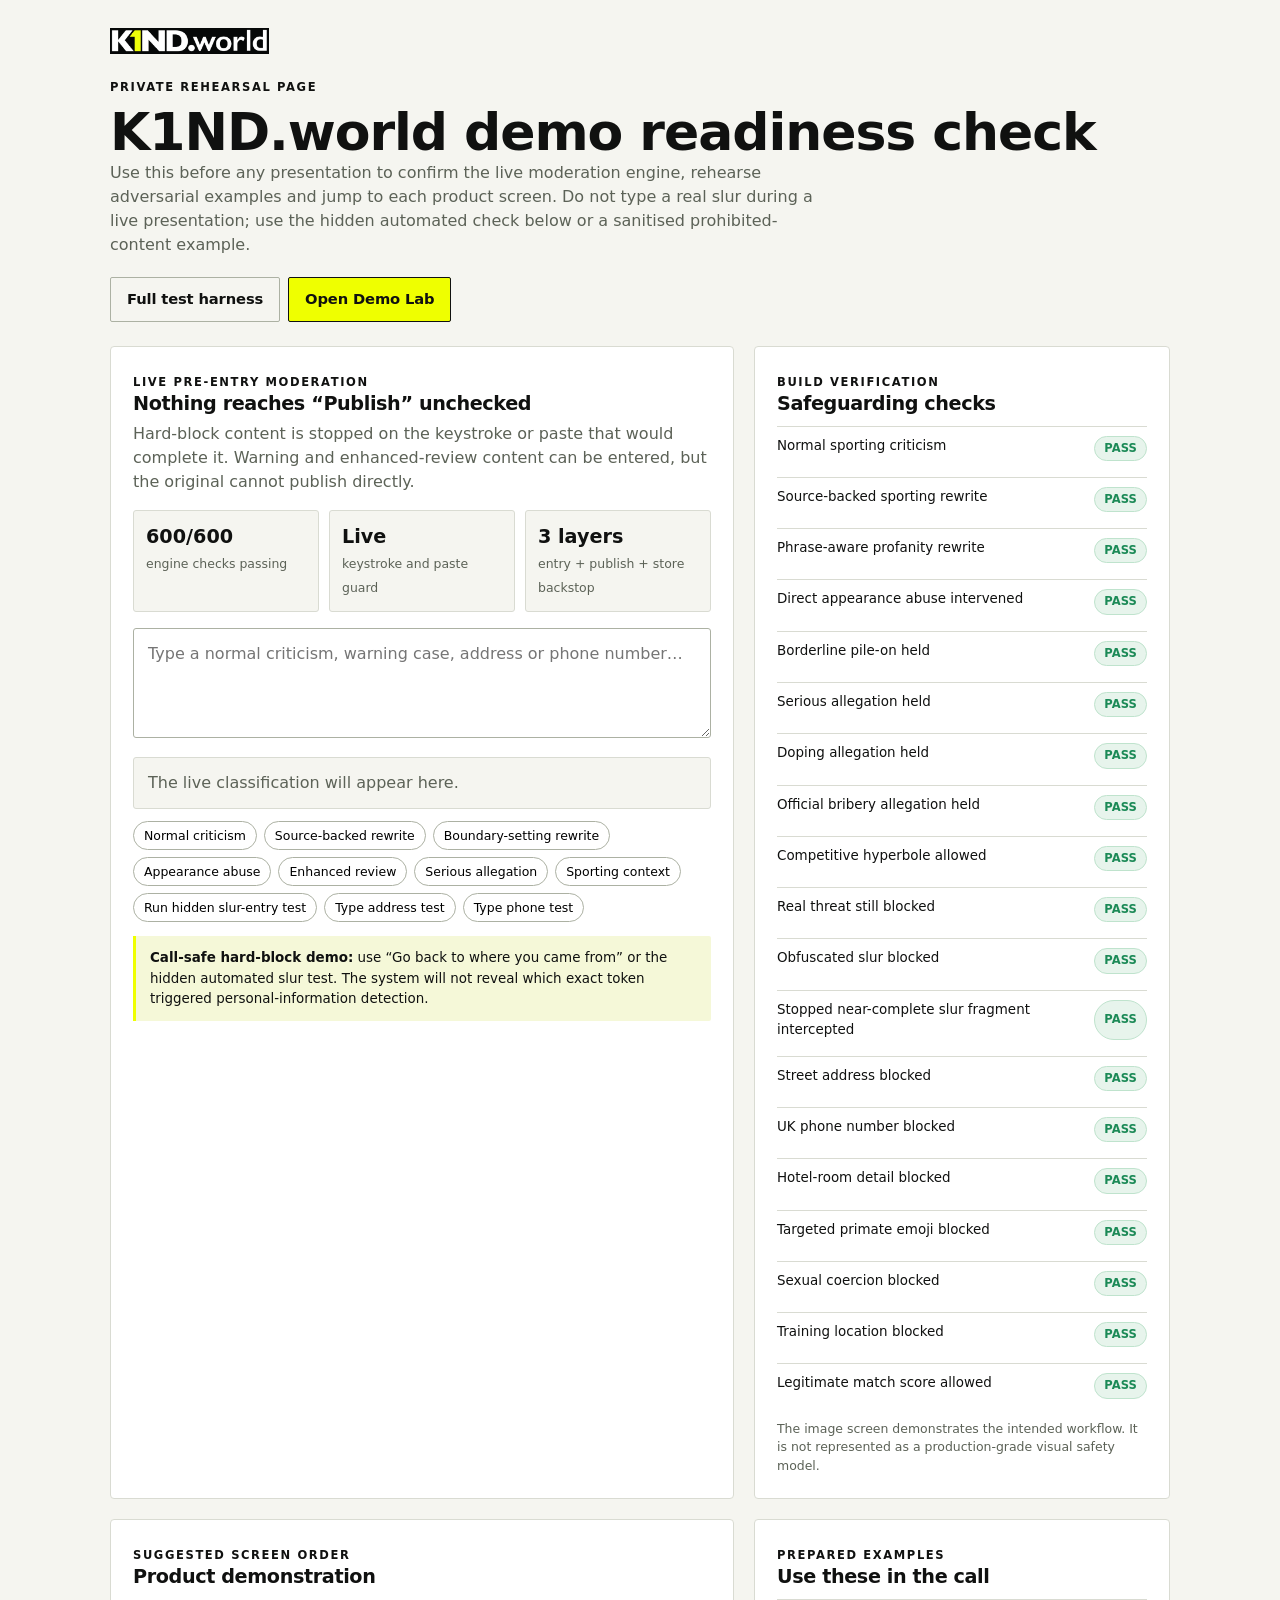
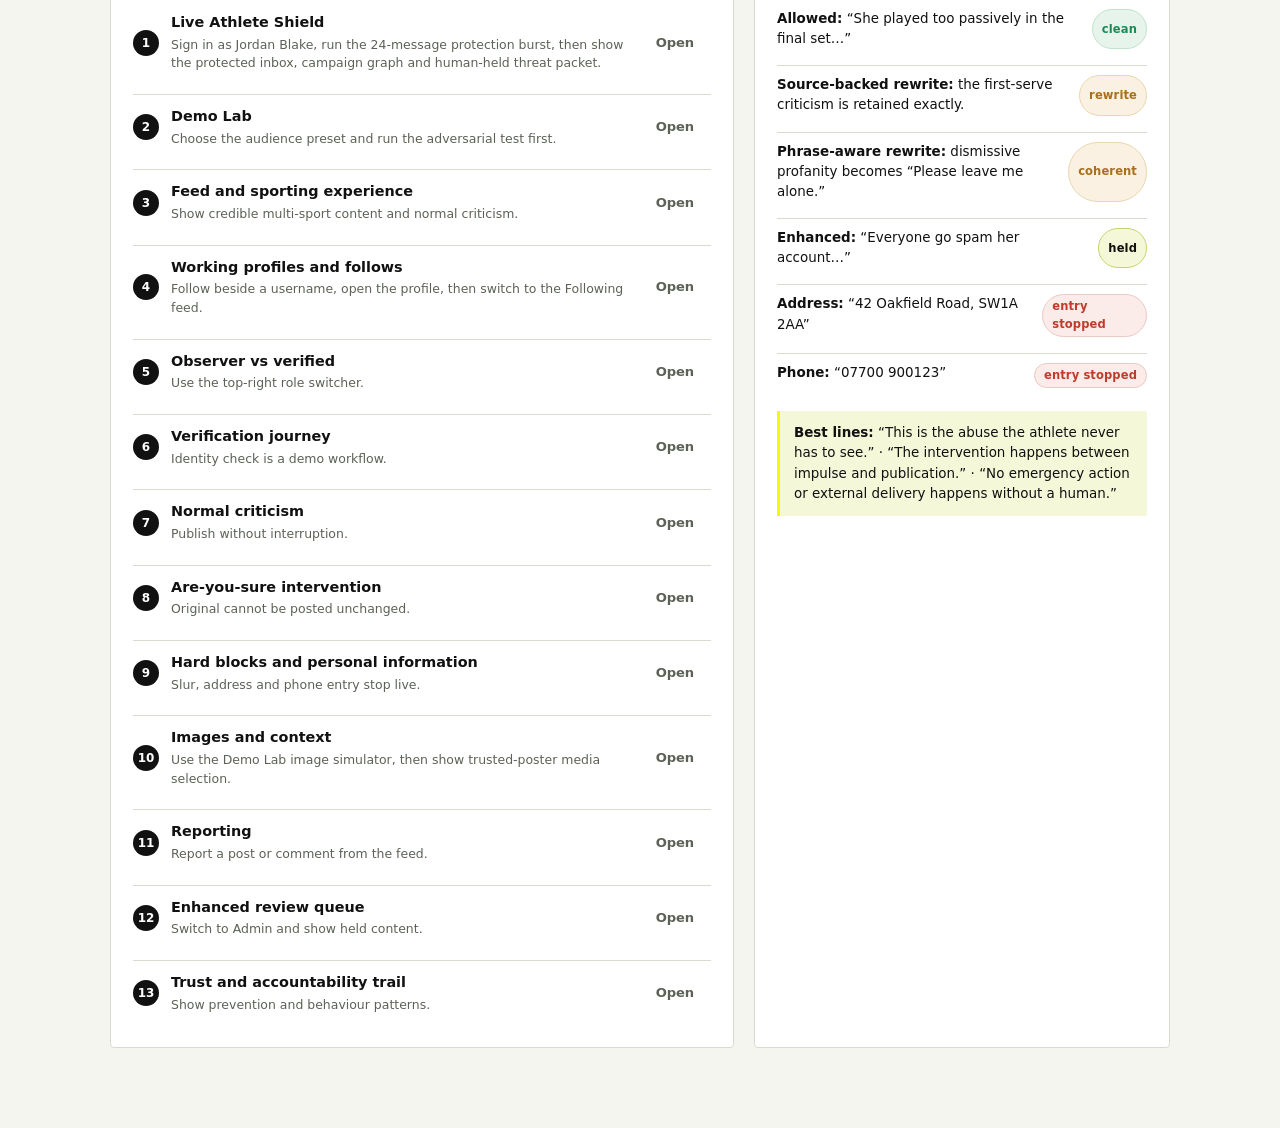
<file: demo-rehearsal.html>
<!doctype html>
<html lang="en">
<head>
  <meta charset="utf-8" />
  <meta name="viewport" content="width=device-width, initial-scale=1" />
  <title>K1ND.world — Demo rehearsal</title>
  <link rel="stylesheet" href="/assets/css/styles.css?v=4.24.1.yellow.20261022" />
  <style>
    body { background: var(--paper); }
    .demo-shell { max-width: 1100px; margin: 0 auto; padding: 28px 20px 80px; }
    .demo-top { display:flex; justify-content:space-between; align-items:flex-start; gap:20px; flex-wrap:wrap; margin-bottom:24px; }
    .demo-top h1 { margin-top:8px; }
    .demo-grid { display:grid; grid-template-columns: 1.2fr .8fr; gap:20px; }
    .demo-card { background:#fff; border:1px solid var(--line); border-radius:var(--r-lg); padding:22px; }
    .demo-card h2 { font-size:1.2rem; margin-bottom:8px; }
    .status-grid { display:grid; grid-template-columns:repeat(3,1fr); gap:10px; margin:16px 0; }
    .status-box { padding:12px; border-radius:var(--r-md); border:1px solid var(--line); background:var(--paper); }
    .status-box b { display:block; font-size:1.2rem; }
    .status-box span { font-size:.78rem; color:var(--muted); }
    .rehearsal textarea { width:100%; min-height:110px; box-sizing:border-box; padding:13px 14px; border:1px solid var(--line-strong); border-radius:var(--r-md); font:inherit; resize:vertical; }
    .demo-result { margin-top:12px; padding:13px 14px; border-radius:var(--r-md); border:1px solid var(--line); background:var(--paper); min-height:48px; }
    .demo-result.clean { background:var(--ok-tint); border-color:#BFE3CD; }
    .demo-result.warning { background:var(--warn-tint); border-color:#EAD6B0; }
    .demo-result.review { background:var(--teal-tint); border-color:var(--teal-line); }
    .demo-result.block { background:var(--danger-tint); border-color:#EBC9C4; }
    .sample-row { display:flex; gap:7px; flex-wrap:wrap; margin-top:12px; }
    .sample { border:1px solid var(--line-strong); background:#fff; border-radius:999px; padding:6px 10px; cursor:pointer; font-size:.78rem; }
    .steps { counter-reset:step; display:grid; gap:10px; margin-top:14px; }
    .step { display:grid; grid-template-columns:28px 1fr auto; gap:10px; align-items:center; padding:11px 0; border-top:1px solid var(--line); }
    .step:first-child { border-top:0; }
    .step:before { counter-increment:step; content:counter(step); width:26px; height:26px; display:grid; place-items:center; border-radius:50%; background:var(--ink); color:#fff; font-size:.75rem; font-weight:700; }
    .step b { display:block; font-size:.9rem; }
    .step span { display:block; color:var(--muted); font-size:.78rem; margin-top:2px; }
    .pass-list { display:grid; gap:7px; margin-top:12px; }
    .pass-row { display:flex; justify-content:space-between; gap:12px; padding:9px 0; border-top:1px solid var(--line); font-size:.84rem; }
    .callout { margin-top:14px; padding:12px 14px; border-left:3px solid var(--teal); background:var(--teal-tint); border-radius:0 var(--r-sm) var(--r-sm) 0; font-size:.84rem; }
    @media (max-width:850px) { .demo-grid { grid-template-columns:1fr; } .status-grid { grid-template-columns:1fr; } }
  </style>
  <link rel="stylesheet" href="/assets/css/product.css?v=mvp.10.2026.brand1">
</head>
<body>
  <main class="demo-shell">
    <div class="demo-top">
      <div>
        <a class="brand product-brand" href="/"><span class="product-brand-image" role="img" aria-label="K1ND.world"></span></a>
        <span class="eyebrow" style="display:block;margin-top:18px">Private rehearsal page</span>
        <h1>K1ND.world demo readiness check</h1>
        <p class="muted" style="max-width:720px">Use this before any presentation to confirm the live moderation engine, rehearse adversarial examples and jump to each product screen. Do not type a real slur during a live presentation; use the hidden automated check below or a sanitised prohibited-content example.</p>
      </div>
      <div class="row gap-8 wrap">
        <a class="btn btn-ghost" href="/moderation-test.html">Full test harness</a>
        <a class="btn btn-teal" href="/demo-lab">Open Demo Lab</a>
      </div>
    </div>

    <div class="demo-grid">
      <section class="demo-card rehearsal">
        <span class="eyebrow">Live pre-entry moderation</span>
        <h2>Nothing reaches “Publish” unchecked</h2>
        <p class="muted">Hard-block content is stopped on the keystroke or paste that would complete it. Warning and enhanced-review content can be entered, but the original cannot publish directly.</p>
        <div class="status-grid">
          <div class="status-box"><b id="pass-count">—</b><span>engine checks passing</span></div>
          <div class="status-box"><b>Live</b><span>keystroke and paste guard</span></div>
          <div class="status-box"><b>3 layers</b><span>entry + publish + store backstop</span></div>
        </div>
        <textarea id="rehearsal" placeholder="Type a normal criticism, warning case, address or phone number…"></textarea>
        <div id="demo-result" class="demo-result"><span class="muted">The live classification will appear here.</span></div>
        <div class="sample-row">
          <button class="sample" data-load="She played too passively in the final set and needs to be more aggressive on the return.">Normal criticism</button>
          <button class="sample" data-load="Your first serve kept landing short, you useless clown.">Source-backed rewrite</button>
          <button class="sample" data-load="Why don't you just fuck off, you idiot?">Boundary-setting rewrite</button>
          <button class="sample" data-load="Fat cow.">Appearance abuse</button>
          <button class="sample" data-load="Everyone go spam her account after that loss.">Enhanced review</button>
          <button class="sample" data-load="That player is a rapist.">Serious allegation</button>
          <button class="sample" data-load="I'm going to destroy you in the final.">Sporting context</button>
          <button class="sample" data-type="slur">Run hidden slur-entry test</button>
          <button class="sample" data-type="address">Type address test</button>
          <button class="sample" data-type="phone">Type phone test</button>
        </div>
        <div class="callout"><strong>Call-safe hard-block demo:</strong> use “Go back to where you came from” or the hidden automated slur test. The system will not reveal which exact token triggered personal-information detection.</div>
      </section>

      <section class="demo-card">
        <span class="eyebrow">Build verification</span>
        <h2>Safeguarding checks</h2>
        <div id="pass-list" class="pass-list"></div>
        <p class="muted" style="font-size:.78rem;margin-top:12px">The image screen demonstrates the intended workflow. It is not represented as a production-grade visual safety model.</p>
      </section>

      <section class="demo-card">
        <span class="eyebrow">Suggested screen order</span>
        <h2>Product demonstration</h2>
        <div class="steps">
          <div class="step"><div><b>Live Athlete Shield</b><span>Sign in as Jordan Blake, run the 24-message protection burst, then show the protected inbox, campaign graph and human-held threat packet.</span></div><a class="btn btn-quiet btn-sm" href="/athlete-shield">Open</a></div>
          <div class="step"><div><b>Demo Lab</b><span>Choose the audience preset and run the adversarial test first.</span></div><a class="btn btn-quiet btn-sm" href="/demo-lab">Open</a></div>
          <div class="step"><div><b>Feed and sporting experience</b><span>Show credible multi-sport content and normal criticism.</span></div><a class="btn btn-quiet btn-sm" href="/feed">Open</a></div>
          <div class="step"><div><b>Working profiles and follows</b><span>Follow beside a username, open the profile, then switch to the Following feed.</span></div><a class="btn btn-quiet btn-sm" href="/user/maravolkov">Open</a></div>
          <div class="step"><div><b>Observer vs verified</b><span>Use the top-right role switcher.</span></div><a class="btn btn-quiet btn-sm" href="/feed">Open</a></div>
          <div class="step"><div><b>Verification journey</b><span>Identity check is a demo workflow.</span></div><a class="btn btn-quiet btn-sm" href="/verify">Open</a></div>
          <div class="step"><div><b>Normal criticism</b><span>Publish without interruption.</span></div><a class="btn btn-quiet btn-sm" href="/feed">Open</a></div>
          <div class="step"><div><b>Are-you-sure intervention</b><span>Original cannot be posted unchanged.</span></div><a class="btn btn-quiet btn-sm" href="/feed">Open</a></div>
          <div class="step"><div><b>Hard blocks and personal information</b><span>Slur, address and phone entry stop live.</span></div><a class="btn btn-quiet btn-sm" href="/create">Open</a></div>
          <div class="step"><div><b>Images and context</b><span>Use the Demo Lab image simulator, then show trusted-poster media selection.</span></div><a class="btn btn-quiet btn-sm" href="/demo-lab">Open</a></div>
          <div class="step"><div><b>Reporting</b><span>Report a post or comment from the feed.</span></div><a class="btn btn-quiet btn-sm" href="/feed">Open</a></div>
          <div class="step"><div><b>Enhanced review queue</b><span>Switch to Admin and show held content.</span></div><a class="btn btn-quiet btn-sm" href="/admin">Open</a></div>
          <div class="step"><div><b>Trust and accountability trail</b><span>Show prevention and behaviour patterns.</span></div><a class="btn btn-quiet btn-sm" href="/trust-dashboard">Open</a></div>
        </div>
      </section>

      <section class="demo-card">
        <span class="eyebrow">Prepared examples</span>
        <h2>Use these in the call</h2>
        <div class="pass-list">
          <div class="pass-row"><span><b>Allowed:</b> “She played too passively in the final set…”</span><span class="badge badge-ok">clean</span></div>
          <div class="pass-row"><span><b>Source-backed rewrite:</b> the first-serve criticism is retained exactly.</span><span class="badge badge-warn">rewrite</span></div>
          <div class="pass-row"><span><b>Phrase-aware rewrite:</b> dismissive profanity becomes “Please leave me alone.”</span><span class="badge badge-warn">coherent</span></div>
          <div class="pass-row"><span><b>Enhanced:</b> “Everyone go spam her account…”</span><span class="badge badge-review">held</span></div>
          <div class="pass-row"><span><b>Address:</b> “42 Oakfield Road, SW1A 2AA”</span><span class="badge badge-danger">entry stopped</span></div>
          <div class="pass-row"><span><b>Phone:</b> “07700 900123”</span><span class="badge badge-danger">entry stopped</span></div>
        </div>
        <div class="callout"><strong>Best lines:</strong> “This is the abuse the athlete never has to see.” · “The intervention happens between impulse and publication.” · “No emergency action or external delivery happens without a human.”</div>
      </section>
    </div>
  </main>

  <script type="module">
    import { moderateContent, TEST_CASES } from "/assets/js/moderation.js?v=4.24.1.brand1";
    import { attachLiveSafetyGuard } from "/assets/js/lib/liveGuard.js?v=4.24.1.brand1";

    const esc = (s) => String(s).replace(/[&<>\"]/g, c => ({"&":"&amp;","<":"&lt;",">":"&gt;","\"":"&quot;"}[c]));
    const ta = document.getElementById("rehearsal");
    const result = document.getElementById("demo-result");

    function classify() {
      if (!ta.value.trim()) { result.className = "demo-result"; result.innerHTML = '<span class="muted">The live classification will appear here.</span>'; return; }
      const r = moderateContent(ta.value);
      result.className = `demo-result ${r.outcome}`;
      const labels = { clean:"Clean — allowed", warning:"Are you sure? — source-backed rewrite, self-edit, cancel or enhanced moderation", review:"Enhanced moderation — held privately", block:"Hard block — cannot publish" };
      const draft = r.rewriteSuggestion || r.safeDraftSuggestion;
      const draftLabel = r.safeDraftSuggestion ? "Validated new draft (original stays blocked)" : "Source-backed rewrite";
      result.innerHTML = `<strong>${labels[r.outcome]}</strong><div class="muted" style="margin-top:4px">${esc(r.reason)}</div>${draft ? `<div style="margin-top:8px"><b>${draftLabel}:</b> ${esc(draft)}</div>${r.rewrite?.sourceBasis ? `<div class="muted" style="margin-top:4px"><b>Kept from the post:</b> ${esc(r.rewrite.sourceBasis)}</div>` : ""}` : ""}`;
    }
    attachLiveSafetyGuard(ta, { onSafeInput: classify });
    ta.addEventListener("input", classify);

    const checks = [
      ["Normal sporting criticism", "She played too passively in the final set and needs to be more aggressive on the return.", "clean"],
      ["Source-backed sporting rewrite", "Your first serve kept landing short, you useless clown.", "warning"],
      ["Phrase-aware profanity rewrite", "Why don't you just fuck off, you idiot?", "warning"],
      ["Direct appearance abuse intervened", "Fat cow.", "warning"],
      ["Borderline pile-on held", "Everyone go spam her account after that loss.", "review"],
      ["Serious allegation held", "That player is a rapist.", "review"],
      ["Doping allegation held", "She is doping.", "review"],
      ["Official bribery allegation held", "The umpire took money to make that call.", "review"],
      ["Competitive hyperbole allowed", "I'm going to destroy you in the final.", "clean"],
      ["Real threat still blocked", "I'm going to hurt you in the final.", "block"],
      ["Obfuscated slur blocked", "n1gger", "block"],
      ["Stopped near-complete slur fragment intercepted", "nigge", "warning"],
      ["Street address blocked", "42 Oakfield Road, SW1A 2AA", "block"],
      ["UK phone number blocked", "Call her on 07700 900123", "block"],
      ["Hotel-room detail blocked", "Room 214 at the Riverside Hotel", "block"],
      ["Targeted primate emoji blocked", "Send that 🦍 back where she belongs.", "block"],
      ["Sexual coercion blocked", "Send me your nudes.", "block"],
      ["Training location blocked", "She trains at Riverside Tennis Academy.", "block"],
      ["Legitimate match score allowed", "She won 7-6 6-4 and saved three break points.", "clean"],
    ];
    const passed = TEST_CASES.filter((test) => {
      const outcome = moderateContent(test.input, test.context || {});
      const rewriteOK = !test.expectRewrite || outcome.rewriteSuggestion === test.expectRewrite || (outcome.rewrite?.suppressedCandidate === test.expectRewrite && outcome.rewrite?.evaluation?.suitable === false);
      const noRewriteOK = !test.expectNoRewrite || outcome.rewriteSuggestion === undefined;
      const safeDraftOK = !test.expectSafeDraft || outcome.safeDraftSuggestion === test.expectSafeDraft;
      const noSafeDraftOK = !test.expectNoSafeDraft || outcome.safeDraftSuggestion === undefined;
      const sourceBasisOK = !test.expectSourceBasis || String(outcome.rewrite?.sourceBasis || "").toLowerCase().includes(test.expectSourceBasis.toLowerCase());
      const safeDraftValidated = !outcome.safeDraftSuggestion || (outcome.rewrite?.status === "safe_new_draft" && outcome.rewrite?.validatedClean === true && moderateContent(outcome.safeDraftSuggestion, test.context || {}).outcome === "clean");
      const noBlockBypass = test.expect !== "block" || outcome.rewriteSuggestion === undefined;
      const speechActOK = !test.expectSpeechAct || outcome.analysis?.contextAssessment?.speechActId === test.expectSpeechAct;
      const assessment = outcome.analysis?.contextAssessment;
      const targetRoleOK = !test.expectTargetRole || assessment?.targetAudience?.role === test.expectTargetRole;
      const targetScopeOK = !test.expectTargetScope || assessment?.targetScope === test.expectTargetScope;
      const pileOnOK = !test.expectPileOn || assessment?.conversation?.pileOn === true;
      const repeatedOK = test.expectRepeatedTargeting == null || assessment?.conversation?.repeatedAuthorInterventions === test.expectRepeatedTargeting;
      const rewriteOptionsOK = !test.expectRewriteOptions || outcome.rewrite?.options?.length >= test.expectRewriteOptions || outcome.rewrite?.status === "fidelity_not_proven";
      const clauseMapOK = !test.expectClauseMap || outcome.rewrite?.clauses?.length >= 2;
      const codeSwitchOK = !test.expectCodeSwitch || outcome.codeSwitch === true;
      const codedMeaningOK = !test.expectCodedMeaning || !!outcome.analysis?.codedMeaning;
      const crossThreadOK = test.expectCrossThread == null || assessment?.conversation?.crossThreadInterventions === test.expectCrossThread;
      const semantic = outcome.analysis?.semanticIntent;
      const semanticActOK = !test.expectSemanticAct || semantic?.summary?.dominantSpeechAct === test.expectSemanticAct;
      const mixedIntentOK = !test.expectMixedIntent || semantic?.summary?.mixedIntent === true;
      const severeFloorOK = !test.expectSevereFloor || semantic?.severeFloor?.locked === true;
      return outcome.outcome === test.expect && rewriteOK && noRewriteOK && safeDraftOK && noSafeDraftOK && sourceBasisOK && safeDraftValidated && noBlockBypass && speechActOK && targetRoleOK && targetScopeOK && pileOnOK && repeatedOK && rewriteOptionsOK && clauseMapOK && codeSwitchOK && codedMeaningOK && crossThreadOK && semanticActOK && mixedIntentOK && severeFloorOK;
    }).length;
    document.getElementById("pass-count").textContent = `${passed}/${TEST_CASES.length}`;
    document.getElementById("pass-list").innerHTML = checks.map(([label, text, expected]) => {
      const got = moderateContent(text).outcome;
      return `<div class="pass-row"><span>${esc(label)}</span><span class="badge ${got === expected ? "badge-ok" : "badge-danger"}">${got === expected ? "PASS" : "FAIL"}</span></div>`;
    }).join("");

    function typeSafely(text) {
      ta.value = ""; ta.focus(); classify();
      let i = 0;
      const timer = setInterval(() => {
        if (i >= text.length) { clearInterval(timer); return; }
        const ch = text[i++];
        ta.setSelectionRange(ta.value.length, ta.value.length);
        const before = new InputEvent("beforeinput", { bubbles:true, cancelable:true, inputType:"insertText", data:ch });
        const allowed = ta.dispatchEvent(before);
        if (allowed) {
          ta.setRangeText(ch, ta.selectionStart, ta.selectionEnd, "end");
          ta.dispatchEvent(new InputEvent("input", { bubbles:true, inputType:"insertText", data:ch }));
        }
      }, 45);
    }

    document.addEventListener("click", (e) => {
      const load = e.target.closest("[data-load]");
      if (load) { ta.value = load.dataset.load; ta.dispatchEvent(new InputEvent("input", { bubbles:true })); ta.focus(); }
      const test = e.target.closest("[data-type]");
      if (!test) return;
      const values = { slur:"n1gger", address:"42 Oakfield Road", phone:"07700 900123" };
      typeSafely(values[test.dataset.type]);
    });
  </script>
</body>
</html>
</file>
<file: assets/css/styles.css>
/* =========================================================================
   K1ND.world — design system
   Black / white / fluorescent yellow, matched to the K1ND investor data room.
   No external fonts or CDNs — system stack only, fully offline.
   ========================================================================= */

:root {
  /* Ink & surfaces */
  --ink:        #101110;
  --ink-soft:   #101110;
  --bg:         #FFFFFF;
  --paper:      #F6F7F8;
  --paper-2:    #f5f5f0;
  --line:       #f5f5f0;
  --line-strong:#CBD2D8;
  --muted:      #5c6257;
  --muted-2:    #d9dbd2;

  /* Accent — one calm teal, used only where trust is signalled */
  --teal:       #5c6257;
  --teal-deep:  #5c6257;
  --teal-tint:  #f5f5f0;
  --teal-line:  #d9dbd2;

  /* Status */
  --danger:     #C23A2B;
  --danger-tint:#FBEBE9;
  --warn:       #A8701A;
  --warn-tint:  #FBF1E2;
  --ok:         #1C8A57;
  --ok-tint:    #E7F4EC;

  /* Type */
  --font-sans: -apple-system, BlinkMacSystemFont, "Segoe UI", system-ui, Roboto,
               Helvetica, Arial, sans-serif;
  --font-mono: ui-monospace, "SF Mono", "Cascadia Code", Menlo, Consolas, monospace;

  /* Shape & depth */
  --r-sm: 8px;
  --r-md: 12px;
  --r-lg: 18px;
  --r-pill: 999px;
  --shadow-sm: 0 1px 2px rgba(16,17,16,.05), 0 1px 1px rgba(16,17,16,.04);
  --shadow-md: 0 6px 24px rgba(16,17,16,.08), 0 1px 2px rgba(16,17,16,.05);
  --shadow-lg: 0 18px 48px rgba(16,17,16,.14);

  /* Layout */
  --maxw: 1120px;
  --readw: 720px;
}

/* ---------- reset ---------- */
*, *::before, *::after { box-sizing: border-box; }
html, body { margin: 0; padding: 0; }
html { -webkit-text-size-adjust: 100%; }
body {
  font-family: var(--font-sans);
  color: var(--ink);
  background: var(--bg);
  line-height: 1.5;
  font-size: 16px;
  -webkit-font-smoothing: antialiased;
  text-rendering: optimizeLegibility;
}
img { max-width: 100%; display: block; }
button { font-family: inherit; }
a { color: inherit; }

/* ---------- type scale ---------- */
h1, h2, h3, h4 { margin: 0; font-weight: 640; letter-spacing: -0.02em; line-height: 1.1; }
h1 { font-size: clamp(2rem, 5vw, 3.25rem); }
h2 { font-size: clamp(1.5rem, 3.5vw, 2.15rem); }
h3 { font-size: 1.25rem; letter-spacing: -0.015em; }
h4 { font-size: 1.02rem; letter-spacing: -0.01em; }
p  { margin: 0; }

.eyebrow {
  font-size: 0.72rem; font-weight: 600; letter-spacing: 0.16em;
  text-transform: uppercase; color: var(--teal-deep);
}
.muted   { color: var(--muted); }
.mono    { font-family: var(--font-mono); font-variant-numeric: tabular-nums; }

/* ---------- app shell ---------- */
#app { min-height: 100vh; display: flex; flex-direction: column; }

.shell-main {
  flex: 1;
  width: 100%;
  max-width: var(--maxw);
  margin: 0 auto;
  padding: 28px 20px 96px;
}

/* ---------- top bar ---------- */
.topbar {
  position: sticky; top: 0; z-index: 40;
  background: rgba(255,255,255,.86);
  backdrop-filter: saturate(1.2) blur(10px);
  border-bottom: 1px solid var(--line);
}
.topbar-inner {
  max-width: var(--maxw); margin: 0 auto;
  display: flex; align-items: center; gap: 16px;
  padding: 12px 20px;
}
.brand {
  display: inline-flex; align-items: baseline; gap: 2px;
  font-weight: 680; letter-spacing: -0.03em; font-size: 1.15rem;
  text-decoration: none; color: var(--ink);
}
.brand .k { color: var(--ink); }
.brand .dot { color: var(--ink); }
.brand .world { color: var(--muted); font-weight: 560; }

.nav {
  display: flex; gap: 2px; margin-left: 8px; flex-wrap: wrap;
}
.nav a {
  text-decoration: none; color: var(--muted);
  font-size: 0.9rem; font-weight: 540;
  padding: 7px 11px; border-radius: var(--r-pill);
  transition: background .15s ease, color .15s ease;
}
.nav a:hover { color: var(--ink); background: var(--paper); }
.nav a.active { color: #fff; background: var(--teal); }
.nav a.active:hover { color: #fff; background: var(--teal-deep); }
.nav a.locked::after { content: "  \1F512"; font-size: 0.72em; opacity: .6; }

.topbar-spacer { flex: 1; }

/* ---------- role switcher (DEV control) ---------- */
.roleswitch {
  display: inline-flex; align-items: center; gap: 8px;
  position: relative;
}
.roleswitch-label {
  font-size: 0.62rem; font-weight: 700; letter-spacing: .12em;
  text-transform: uppercase; color: var(--muted-2); white-space: nowrap;
  border: 1px dashed var(--line-strong); border-radius: var(--r-sm);
  padding: 3px 7px;
}
.roleswitch select {
  appearance: none; -webkit-appearance: none;
  font-family: inherit; font-size: 0.85rem; font-weight: 560;
  color: var(--ink); background: var(--bg);
  border: 1px solid var(--line-strong); border-radius: var(--r-pill);
  padding: 7px 30px 7px 13px; cursor: pointer;
  background-image:
    linear-gradient(45deg, transparent 50%, var(--muted) 50%),
    linear-gradient(135deg, var(--muted) 50%, transparent 50%);
  background-position: right 13px center, right 8px center;
  background-size: 5px 5px, 5px 5px; background-repeat: no-repeat;
}
.roleswitch select:focus-visible { outline: 2px solid var(--teal); outline-offset: 1px; }

/* ---------- generic surfaces ---------- */
.card {
  background: var(--bg); border: 1px solid var(--line);
  border-radius: var(--r-lg); box-shadow: var(--shadow-sm);
}
.card-pad { padding: 20px; }
.panel {
  background: var(--paper); border: 1px solid var(--line);
  border-radius: var(--r-md); padding: 16px 18px;
}

/* ---------- buttons ---------- */
.btn {
  display: inline-flex; align-items: center; justify-content: center; gap: 8px;
  font-size: 0.92rem; font-weight: 580; letter-spacing: -0.01em;
  padding: 10px 16px; border-radius: var(--r-pill);
  border: 1px solid transparent; cursor: pointer;
  transition: transform .06s ease, background .15s ease, border-color .15s ease, color .15s ease;
  text-decoration: none; white-space: nowrap;
}
.btn:active { transform: translateY(1px); }
.btn:focus-visible { outline: 2px solid var(--teal); outline-offset: 2px; }
.btn-primary { background: var(--ink); color: #fff; }
.btn-primary:hover { background: var(--ink-soft); }
.btn-teal { background: var(--teal); color: #fff; }
.btn-teal:hover { background: var(--teal-deep); }
.btn-ghost { background: var(--bg); color: var(--ink); border-color: var(--line-strong); }
.btn-ghost:hover { background: var(--paper); }
.btn-quiet { background: transparent; color: var(--muted); }
.btn-quiet:hover { color: var(--ink); background: var(--paper); }
.btn-danger { background: var(--danger-tint); color: var(--danger); border-color: #EBC9C4; }
.btn-danger:hover { background: #F6DED9; }
.btn-sm { padding: 6px 12px; font-size: 0.82rem; }
.btn:disabled { opacity: .5; cursor: not-allowed; }

/* ---------- badges / chips ---------- */
.badge {
  display: inline-flex; align-items: center; gap: 5px;
  font-size: 0.72rem; font-weight: 620; letter-spacing: .01em;
  padding: 3px 9px; border-radius: var(--r-pill);
  border: 1px solid var(--line); background: var(--paper); color: var(--muted);
}
.badge-teal { background: var(--teal-tint); color: var(--teal-deep); border-color: var(--teal-line); }
.badge-ok { background: var(--ok-tint); color: var(--ok); border-color: #BFE3CD; }
.badge-warn { background: var(--warn-tint); color: var(--warn); border-color: #EAD6B0; }
.badge-danger { background: var(--danger-tint); color: var(--danger); border-color: #EBC9C4; }
.badge .tick { font-size: 0.9em; }

/* verified seal — the signature mark */
.seal {
  display: inline-flex; align-items: center; gap: 6px;
  color: var(--teal-deep); font-weight: 620; font-size: 0.8rem;
}
.seal svg { width: 15px; height: 15px; }

/* ---------- avatar ---------- */
.avatar {
  width: 40px; height: 40px; border-radius: 50%;
  border: 1px solid var(--line); flex: none; object-fit: cover;
  background: var(--paper);
}
.avatar-sm { width: 30px; height: 30px; }
.avatar-lg { width: 72px; height: 72px; }

/* ---------- utility ---------- */
.row { display: flex; align-items: center; gap: 12px; }
.col { display: flex; flex-direction: column; }
.gap-4 { gap: 4px; } .gap-8 { gap: 8px; } .gap-12 { gap: 12px; } .gap-16 { gap: 16px; }
.wrap { flex-wrap: wrap; }
.spread { justify-content: space-between; }
.center { align-items: center; }
.stack > * + * { margin-top: 14px; }
.hairline { height: 1px; background: var(--line); border: 0; margin: 0; }
.hidden { display: none !important; }

/* Dev / scaffold readout (Stage 1) */
.kv { display: grid; grid-template-columns: minmax(0,180px) 1fr; gap: 8px 16px; }
.kv dt { color: var(--muted); font-size: 0.86rem; }
.kv dd { margin: 0; font-weight: 560; }
.pill-count {
  display: inline-flex; align-items: baseline; gap: 6px;
  border: 1px solid var(--line); border-radius: var(--r-md);
  padding: 10px 14px; background: var(--bg);
}
.pill-count b { font-family: var(--font-mono); font-size: 1.4rem; letter-spacing: -0.02em; }
.pill-count span { color: var(--muted); font-size: 0.78rem; text-transform: uppercase; letter-spacing: .08em; }
.count-grid { display: flex; flex-wrap: wrap; gap: 10px; }

pre.inspect {
  margin: 0; padding: 14px 16px; background: var(--ink); color: #D6E2E0;
  border-radius: var(--r-md); overflow: auto; max-height: 320px;
  font-family: var(--font-mono); font-size: 0.78rem; line-height: 1.55;
}

.demo-note {
  display: flex; gap: 10px; align-items: flex-start;
  border: 1px dashed var(--line-strong); border-radius: var(--r-md);
  padding: 12px 14px; background: var(--paper); color: var(--muted);
  font-size: 0.86rem;
}
.demo-note b { color: var(--ink-soft); }

@media (max-width: 720px) {
  .nav { display: none; }         /* condensed nav arrives with real pages */
  .kv { grid-template-columns: 1fr; gap: 2px 0; }
  .kv dt { margin-top: 8px; }
}

/* =========================================================================
   Landing page (/)
   ========================================================================= */
.landing { display: flex; flex-direction: column; gap: 84px; }
.landing section { scroll-margin-top: 80px; }

/* hero */
.hero { display: grid; grid-template-columns: 1.05fr .95fr; gap: 48px; align-items: center; padding-top: 12px; }
.hero-copy { max-width: 560px; }
.hero h1 {
  font-size: clamp(2.4rem, 6vw, 4rem); line-height: 1.02; letter-spacing: -0.035em;
  margin: 14px 0 0;
}
.hero h1 .accent { color: var(--teal-deep); }
.hero-sub { font-size: 1.14rem; color: var(--ink-soft); margin-top: 18px; line-height: 1.5; }
.hero-cta { display: flex; gap: 12px; flex-wrap: wrap; margin-top: 28px; }
.hero-fine {
  margin-top: 18px; font-size: .8rem; color: var(--muted);
  display: inline-flex; align-items: center; gap: 8px;
}
.hero-fine .dotk { width: 6px; height: 6px; border-radius: 50%; background: var(--teal); }

/* the signature: a pre-post moderation moment */
.check-card {
  background: var(--bg); border: 1px solid var(--line); border-radius: var(--r-lg);
  box-shadow: var(--shadow-lg); padding: 22px; position: relative; overflow: hidden;
}
.check-card::before {
  content: ""; position: absolute; inset: 0 auto 0 0; width: 4px; background: var(--teal);
}
.check-head {
  font-size: .72rem; font-weight: 700; letter-spacing: .14em; text-transform: uppercase;
  color: var(--muted); display: flex; align-items: center; gap: 8px;
}
.check-draft {
  margin: 14px 0; padding: 12px 14px; border-radius: var(--r-sm);
  background: var(--paper); border: 1px solid var(--line);
  font-family: var(--font-mono); font-size: .9rem; color: var(--ink-soft);
  text-decoration: line-through; text-decoration-color: var(--danger); text-decoration-thickness: 1px;
}
.check-verdict { font-weight: 640; font-size: 1.02rem; letter-spacing: -0.01em; }
.check-verdict .q { color: var(--warn); }
.check-body { color: var(--muted); font-size: .9rem; margin-top: 6px; }
.check-rewrite {
  margin-top: 16px; background: var(--teal-tint); border: 1px solid var(--teal-line);
  border-radius: var(--r-md); padding: 13px 15px;
}
.check-rewrite .seal { margin-bottom: 6px; }
.check-rewrite p { font-size: .96rem; color: var(--ink); }

/* section headers */
.sec-head { max-width: 640px; }
.sec-head h2 { margin-top: 10px; }
.sec-head p { color: var(--muted); margin-top: 12px; font-size: 1.05rem; }

/* the model — three pillars */
.pillars { display: grid; grid-template-columns: repeat(3, 1fr); gap: 18px; margin-top: 34px; }
.pillar {
  border: 1px solid var(--line); border-radius: var(--r-lg); padding: 22px; background: var(--bg);
  display: flex; flex-direction: column; gap: 10px;
}
.pillar .num {
  font-family: var(--font-mono); font-size: .8rem; color: var(--teal-deep);
  border: 1px solid var(--teal-line); background: var(--teal-tint);
  width: 30px; height: 30px; border-radius: 8px; display: grid; place-items: center; font-weight: 600;
}
.pillar h3 { font-size: 1.1rem; }
.pillar p { color: var(--muted); font-size: .95rem; }

/* why sport */
.split { display: grid; grid-template-columns: 1fr 1fr; gap: 40px; align-items: center; }
.split-list { list-style: none; padding: 0; margin: 18px 0 0; display: flex; flex-direction: column; gap: 12px; }
.split-list li { display: flex; gap: 12px; align-items: flex-start; color: var(--ink-soft); }
.split-list .tick {
  flex: none; width: 22px; height: 22px; border-radius: 50%; background: var(--teal-tint);
  color: var(--teal-deep); display: grid; place-items: center; font-size: .78rem; font-weight: 700; margin-top: 1px;
}

/* case study */
.casestudy {
  border: 1px solid var(--teal-line); background: linear-gradient(180deg, var(--teal-tint), #fff 120%);
  border-radius: var(--r-lg); padding: 34px;
}
.casestudy .future-tag {
  display: inline-flex; align-items: center; gap: 7px; font-size: .72rem; font-weight: 700;
  letter-spacing: .1em; text-transform: uppercase; color: var(--teal-deep);
  border: 1px dashed var(--teal); border-radius: var(--r-pill); padding: 4px 11px; background: #fff;
}
.casestudy h2 { margin-top: 16px; }
.casestudy p { color: var(--ink-soft); margin-top: 12px; max-width: 680px; }

/* audience */
.audience { display: grid; grid-template-columns: repeat(4, 1fr); gap: 16px; margin-top: 32px; }
.aud {
  border: 1px solid var(--line); border-radius: var(--r-md); padding: 20px; background: var(--bg);
}
.aud .k { font-size: 1.6rem; }
.aud h4 { margin: 10px 0 6px; }
.aud p { color: var(--muted); font-size: .9rem; }

/* closing */
.closing {
  border-radius: var(--r-lg); background: var(--ink); color: #fff; padding: 44px 40px;
  display: flex; align-items: center; justify-content: space-between; gap: 28px; flex-wrap: wrap;
}
.closing h2 { color: #fff; }
.closing p { color: #d9dbd2; margin-top: 8px; max-width: 520px; }
.closing .btn-teal { background: var(--teal); }

/* footer */
.site-footer {
  border-top: 1px solid var(--line); margin-top: 20px; padding: 26px 0 8px;
  display: flex; justify-content: space-between; gap: 16px; flex-wrap: wrap;
  color: var(--muted); font-size: .84rem;
}

@media (max-width: 860px) {
  .landing { gap: 64px; }
  .hero { grid-template-columns: 1fr; gap: 32px; }
  .pillars { grid-template-columns: 1fr; }
  .split { grid-template-columns: 1fr; gap: 24px; }
  .audience { grid-template-columns: 1fr 1fr; }
  .closing { padding: 32px 24px; }
}
@media (max-width: 480px) {
  .audience { grid-template-columns: 1fr; }
}

/* =========================================================================
   Page header (shared by feed/create/etc.)
   ========================================================================= */
.page-head { display: flex; align-items: flex-end; justify-content: space-between; gap: 16px; margin-bottom: 22px; }
.page-head h1 { font-size: clamp(1.7rem, 4vw, 2.4rem); margin-top: 6px; }

/* =========================================================================
   Feed
   ========================================================================= */
.feed-wrap { max-width: 660px; margin: 0 auto; }
.feed { display: flex; flex-direction: column; gap: 16px; }

.observer-banner, .locked-note {
  border: 1px dashed var(--line-strong); background: var(--paper);
  border-radius: var(--r-md); color: var(--muted);
}
.observer-banner {
  padding: 16px 18px; display: flex; align-items: center; justify-content: space-between;
  gap: 14px; flex-wrap: wrap; margin-bottom: 18px;
}
.observer-banner b { color: var(--ink); }

.post { background: var(--bg); border: 1px solid var(--line); border-radius: var(--r-lg); padding: 18px 18px 8px; box-shadow: var(--shadow-sm); }
.post-head { display: flex; align-items: center; gap: 11px; }
.post-author { font-weight: 620; letter-spacing: -0.01em; }
.post-head .seal { display: inline-flex; }
.post-time { color: var(--muted-2); font-size: .8rem; }
.post-body { margin: 12px 0 14px; line-height: 1.55; color: var(--ink-soft); white-space: pre-wrap; }
.post-actions { display: flex; align-items: center; gap: 8px; border-top: 1px solid var(--line); padding-top: 8px; }

.act {
  display: inline-flex; align-items: center; gap: 7px; background: transparent;
  border: 0; cursor: pointer; color: var(--muted); font-size: .86rem; font-weight: 560;
  padding: 7px 10px; border-radius: var(--r-pill); transition: background .12s, color .12s;
}
.act:hover { background: var(--paper); color: var(--ink); }
.act-on { color: var(--teal-deep); }
.act-static { cursor: default; }
.act-static:hover { background: transparent; color: var(--muted); }
.icon-btn { background: transparent; border: 0; cursor: pointer; color: var(--muted-2); padding: 6px; border-radius: 8px; }
.icon-btn:hover { color: var(--danger); background: var(--danger-tint); }

/* comments */
.comments { border-top: 1px solid var(--line); margin-top: 8px; padding-top: 12px; }
.comment { display: flex; gap: 10px; padding: 8px 0; }
.comment .body { flex: 1; }
.comment .c-top { display: flex; align-items: center; gap: 7px; }
.comment .c-name { font-weight: 600; font-size: .9rem; }
.comment .c-time { color: var(--muted-2); font-size: .76rem; }
.comment .c-text { color: var(--ink-soft); font-size: .92rem; margin-top: 1px; }
.comment .icon-btn { align-self: flex-start; }

.locked-note { padding: 11px 13px; display: flex; gap: 9px; align-items: center; font-size: .88rem; margin-top: 6px; }
.locked-note a { color: var(--teal-deep); font-weight: 600; }

.comment-composer { display: flex; gap: 10px; margin-top: 8px; padding-top: 6px; }
.cc-input { flex: 1; }
.cc-input textarea {
  width: 100%; box-sizing: border-box; resize: none; overflow: hidden;
  font-family: inherit; font-size: .92rem; line-height: 1.45;
  border: 1px solid var(--line-strong); border-radius: var(--r-md); padding: 9px 12px; min-height: 40px;
}
.cc-input textarea:focus-visible { outline: 2px solid var(--teal); outline-offset: 1px; border-color: var(--ink); }
.cc-row { display: flex; align-items: center; justify-content: space-between; margin-top: 8px; }
.cc-hint { font-size: .74rem; color: var(--muted-2); display: inline-flex; align-items: center; gap: 5px; }

/* =========================================================================
   Create composer
   ========================================================================= */
.create-wrap { max-width: 640px; margin: 0 auto; }
.composer-card { background: var(--bg); border: 1px solid var(--line); border-radius: var(--r-lg); box-shadow: var(--shadow-sm); padding: 20px; }
.composer-id { display: flex; align-items: center; gap: 11px; margin-bottom: 14px; }
.composer textarea {
  width: 100%; box-sizing: border-box; min-height: 130px; resize: vertical;
  font-family: inherit; font-size: 1.05rem; line-height: 1.5;
  border: 1px solid var(--line-strong); border-radius: var(--r-md); padding: 13px 15px;
}
.composer textarea:focus-visible { outline: 2px solid var(--teal); outline-offset: 1px; border-color: var(--ink); }
.composer-foot { display: flex; align-items: center; justify-content: space-between; margin-top: 14px; gap: 12px; }
.composer-foot .hint { font-size: .82rem; color: var(--muted); display: inline-flex; align-items: center; gap: 6px; }

.locked-state {
  border: 1px solid var(--line); border-radius: var(--r-lg); background: var(--bg); box-shadow: var(--shadow-sm);
  padding: 26px; text-align: left;
}
.locked-state .lock-badge {
  display: inline-flex; align-items: center; gap: 8px; font-size: .74rem; font-weight: 700;
  letter-spacing: .1em; text-transform: uppercase; color: var(--warn);
  background: var(--warn-tint); border: 1px solid #EAD6B0; padding: 5px 11px; border-radius: var(--r-pill);
}
.locked-state h2 { margin: 14px 0 8px; font-size: 1.4rem; }
.locked-state p { color: var(--muted); max-width: 460px; }
.locked-preview {
  margin-top: 18px; border: 1px dashed var(--line-strong); border-radius: var(--r-md);
  padding: 16px; background: var(--paper); color: var(--muted-2); position: relative; user-select: none;
}
.locked-preview::after { content: "🔒"; position: absolute; top: 12px; right: 14px; }

/* =========================================================================
   Modal
   ========================================================================= */
.modal-overlay {
  position: fixed; inset: 0; z-index: 100; display: grid; place-items: center; padding: 20px;
  background: rgba(16,17,16,.44); backdrop-filter: blur(2px);
  opacity: 0; transition: opacity .14s ease;
}
.modal-overlay.show { opacity: 1; }
.modal {
  width: 100%; max-width: 460px; background: var(--bg); border-radius: var(--r-lg);
  box-shadow: var(--shadow-lg); padding: 24px; border-top: 4px solid var(--teal);
  transform: translateY(6px); transition: transform .14s ease;
}
.modal-overlay.show .modal { transform: translateY(0); }
.modal-warn { border-top-color: var(--warn); }
.modal-block { border-top-color: var(--danger); }
.modal-title { font-size: 1.25rem; letter-spacing: -0.02em; }
.modal-body { margin: 10px 0 18px; color: var(--ink-soft); line-height: 1.5; }
.modal-body p + p { margin-top: 10px; }
.modal-actions { display: flex; flex-wrap: wrap; gap: 8px; justify-content: flex-end; }
.mod-rewrite {
  margin-top: 14px; background: var(--teal-tint); border: 1px solid var(--teal-line);
  border-radius: var(--r-md); padding: 13px 15px;
}
.mod-rewrite .seal { margin-bottom: 6px; }
.mod-rewrite p { color: var(--ink); }

/* =========================================================================
   Toast
   ========================================================================= */
.toast {
  position: fixed; left: 50%; bottom: 26px; transform: translate(-50%, 20px);
  background: var(--ink); color: #fff; padding: 11px 18px; border-radius: var(--r-pill);
  font-size: .9rem; font-weight: 540; box-shadow: var(--shadow-lg); z-index: 120;
  opacity: 0; pointer-events: none; transition: opacity .18s ease, transform .18s ease;
}
.toast.show { opacity: 1; transform: translate(-50%, 0); }

@media (max-width: 480px) {
  .modal-actions { justify-content: stretch; }
  .modal-actions .btn { flex: 1; }
}

/* =========================================================================
   Verify flow (/verify)
   ========================================================================= */
.verify-wrap { max-width: 640px; margin: 0 auto; }
.verify-demo-banner {
  display: flex; gap: 10px; align-items: center; background: var(--teal-tint);
  border: 1px solid var(--teal-line); color: var(--teal-deep); border-radius: var(--r-md);
  padding: 11px 14px; font-size: .86rem; font-weight: 540; margin-bottom: 20px;
}

/* stepper */
.stepper { display: flex; gap: 0; margin: 4px 0 22px; }
.vstep { flex: 1; display: flex; flex-direction: column; align-items: center; gap: 7px; position: relative; text-align: center; }
.vstep::before {
  content: ""; position: absolute; top: 15px; left: -50%; width: 100%; height: 2px; background: var(--line); z-index: 0;
}
.vstep:first-child::before { display: none; }
.vstep.done::before, .vstep.active::before { background: var(--teal); }
.vstep .num {
  width: 32px; height: 32px; border-radius: 50%; display: grid; place-items: center;
  font-size: .82rem; font-weight: 640; z-index: 1; border: 2px solid var(--line);
  background: #fff; color: var(--muted-2); font-family: var(--font-mono);
}
.vstep.active .num { background: var(--ink); color: #fff; border-color: var(--ink); }
.vstep.done .num { background: var(--teal); color: #fff; border-color: var(--ink); }
.vstep .lbl { font-size: .72rem; color: var(--muted); line-height: 1.2; max-width: 92px; }
.vstep.active .lbl { color: var(--ink); font-weight: 600; }

/* step card */
.step-card { background: var(--bg); border: 1px solid var(--line); border-radius: var(--r-lg); box-shadow: var(--shadow-sm); padding: 24px; }
.step-card .step-eyebrow { font-size: .72rem; font-weight: 700; letter-spacing: .12em; text-transform: uppercase; color: var(--teal-deep); }
.step-card h2 { font-size: 1.4rem; margin: 8px 0 6px; }
.step-card .step-desc { color: var(--muted); margin-bottom: 16px; }
.fake-field {
  border: 1px solid var(--line-strong); border-radius: var(--r-md); padding: 11px 14px;
  background: var(--paper); color: var(--ink-soft); font-size: .95rem; margin-bottom: 12px;
  display: flex; align-items: center; justify-content: space-between; gap: 10px;
}
.fake-field .tag { font-size: .72rem; color: var(--muted-2); font-family: var(--font-mono); }
.provider-note {
  border: 1px dashed var(--teal); background: var(--teal-tint); border-radius: var(--r-md);
  padding: 12px 14px; color: var(--teal-deep); font-size: .84rem; margin-bottom: 16px;
}
.selfie-sim {
  height: 120px; border-radius: var(--r-md); background: repeating-linear-gradient(45deg, var(--paper), var(--paper) 10px, var(--paper-2) 10px, var(--paper-2) 20px);
  display: grid; place-items: center; color: var(--muted-2); margin-bottom: 14px; border: 1px solid var(--line);
}
.step-actions { display: flex; gap: 10px; align-items: center; margin-top: 4px; }

/* outcome chooser */
.outcome-grid { display: grid; grid-template-columns: 1fr 1fr; gap: 10px; }
.outcome-btn {
  text-align: left; border: 1px solid var(--line-strong); background: #fff; border-radius: var(--r-md);
  padding: 14px; cursor: pointer; transition: border-color .12s, background .12s;
}
.outcome-btn:hover { border-color: var(--ink); background: var(--teal-tint); }
.outcome-btn b { display: block; font-size: .96rem; }
.outcome-btn span { color: var(--muted); font-size: .8rem; }

/* result panels */
.result-panel { background: var(--bg); border: 1px solid var(--line); border-radius: var(--r-lg); box-shadow: var(--shadow-sm); padding: 28px; text-align: center; }
.result-panel .big-seal { width: 64px; height: 64px; margin: 0 auto 14px; }
.result-panel h2 { font-size: 1.5rem; }
.result-panel .status-line { margin: 8px 0 18px; color: var(--muted); }
.result-panel.rejected .big-seal, .result-panel.pending .big-seal { filter: grayscale(1); opacity: .5; }
.status-pill {
  display: inline-flex; align-items: center; gap: 8px; padding: 6px 14px; border-radius: var(--r-pill);
  font-weight: 620; font-size: .86rem; margin-bottom: 10px;
}
.status-pill.ok { background: var(--teal-tint); color: var(--teal-deep); border: 1px solid var(--teal-line); }
.status-pill.warn { background: var(--warn-tint); color: var(--warn); border: 1px solid #EAD6B0; }
.status-pill.bad { background: var(--danger-tint); color: var(--danger); border: 1px solid #EBC9C4; }
.result-cta { display: flex; gap: 10px; justify-content: center; flex-wrap: wrap; margin-top: 6px; }

/* admin override */
.admin-flip {
  margin-top: 22px; border: 1px dashed var(--line-strong); border-radius: var(--r-md);
  padding: 14px 16px; background: var(--paper);
}
.admin-flip .af-head { font-size: .72rem; font-weight: 700; letter-spacing: .1em; text-transform: uppercase; color: var(--muted); margin-bottom: 10px; }
.admin-flip select { font-family: inherit; border: 1px solid var(--line-strong); border-radius: var(--r-sm); padding: 7px 10px; }
.admin-flip .af-btns { display: flex; gap: 6px; flex-wrap: wrap; margin-top: 10px; }

@media (max-width: 520px) {
  .vstep .lbl { display: none; }
  .outcome-grid { grid-template-columns: 1fr; }
}

/* =========================================================================
   Profile (/profile) & Athlete (/athlete)
   ========================================================================= */
.profile-wrap, .athlete-wrap { max-width: 760px; margin: 0 auto; }

.profile-header {
  display: flex; gap: 18px; align-items: center; background: var(--bg);
  border: 1px solid var(--line); border-radius: var(--r-lg); box-shadow: var(--shadow-sm); padding: 22px;
}
.profile-header .who { flex: 1; }
.profile-header h1 { font-size: 1.7rem; margin: 2px 0 8px; }
.profile-demo-note { font-size: .78rem; color: var(--muted-2); margin-top: 8px; }

.profile-grid { display: grid; grid-template-columns: 1fr 1fr; gap: 16px; margin-top: 16px; }
.info-card { background: var(--bg); border: 1px solid var(--line); border-radius: var(--r-lg); box-shadow: var(--shadow-sm); padding: 20px; }
.info-card .card-eyebrow { font-size: .72rem; font-weight: 700; letter-spacing: .12em; text-transform: uppercase; color: var(--muted); margin-bottom: 14px; }
.kvline { display: flex; justify-content: space-between; gap: 12px; padding: 7px 0; border-bottom: 1px solid var(--line); font-size: .92rem; }
.kvline:last-child { border-bottom: 0; }
.kvline .k { color: var(--muted); }
.kvline .v { font-weight: 560; }

.trust-block { display: flex; align-items: center; gap: 18px; }
.trust-block .desc { color: var(--muted); font-size: .88rem; }

.metric-grid { display: grid; grid-template-columns: repeat(2, 1fr); gap: 10px; }
.metric { border: 1px solid var(--line); border-radius: var(--r-md); padding: 13px 15px; background: var(--bg); }
.metric b { font-family: var(--font-mono); font-size: 1.5rem; letter-spacing: -0.02em; display: block; }
.metric span { color: var(--muted); font-size: .78rem; }
.metric.accent b { color: var(--teal-deep); }
.metric.warnc b { color: var(--warn); }
.metric.blockc b { color: var(--danger); }

.activity-list { display: flex; flex-direction: column; }
.activity-item { padding: 11px 0; border-bottom: 1px solid var(--line); }
.activity-item:last-child { border-bottom: 0; }
.activity-item .meta { font-size: .76rem; color: var(--muted-2); margin-bottom: 3px; }
.activity-item .txt { color: var(--ink-soft); font-size: .92rem; }
.activity-empty { color: var(--muted); font-size: .9rem; padding: 8px 0; }

/* athlete */
.athlete-cover {
  height: 120px; border-radius: var(--r-lg) var(--r-lg) 0 0;
  background: linear-gradient(120deg, var(--ink), var(--teal-deep));
  position: relative;
}
.athlete-head {
  background: var(--bg); border: 1px solid var(--line); border-top: 0;
  border-radius: 0 0 var(--r-lg) var(--r-lg); box-shadow: var(--shadow-sm);
  padding: 0 22px 22px; margin-bottom: 16px;
}
.athlete-head .avatar-lg { width: 88px; height: 88px; margin-top: -44px; border: 4px solid #fff; box-shadow: var(--shadow-sm); position: relative; z-index: 2; background: var(--paper); }
.athlete-head h1 { font-size: 1.8rem; margin: 12px 0 6px; }
.fictional-tag {
  display: inline-flex; align-items: center; gap: 6px; font-size: .7rem; font-weight: 700;
  letter-spacing: .08em; text-transform: uppercase; color: var(--muted);
  border: 1px dashed var(--line-strong); border-radius: var(--r-pill); padding: 3px 10px;
}
.athlete-bio { color: var(--ink-soft); margin: 12px 0 16px; max-width: 560px; line-height: 1.55; }
.athlete-stats { display: flex; gap: 26px; flex-wrap: wrap; padding-top: 14px; border-top: 1px solid var(--line); }
.athlete-stats .s b { font-family: var(--font-mono); font-size: 1.3rem; }
.athlete-stats .s span { display: block; color: var(--muted); font-size: .76rem; text-transform: uppercase; letter-spacing: .06em; }
.athlete-actions { display: flex; gap: 10px; margin-top: 16px; flex-wrap: wrap; }

.protect-panel {
  background: linear-gradient(180deg, var(--teal-tint), #fff 130%); border: 1px solid var(--teal-line);
  border-radius: var(--r-lg); padding: 22px; margin-bottom: 16px;
}
.protect-panel .ph { display: flex; align-items: center; gap: 10px; font-weight: 640; }
.protect-panel .pstats { display: flex; gap: 30px; margin-top: 14px; flex-wrap: wrap; }
.protect-panel .pstats .s b { font-family: var(--font-mono); font-size: 1.7rem; color: var(--teal-deep); display: block; }
.protect-panel .pstats .s span { color: var(--muted); font-size: .8rem; }

@media (max-width: 620px) {
  .profile-grid { grid-template-columns: 1fr; }
  .profile-header { flex-direction: column; text-align: center; align-items: center; }
}

/* follow button (followed state → unfollow on hover) */
.btn-follow-on .lbl-unfollow { display: none; }
.btn-follow-on:hover .lbl-following { display: none; }
.btn-follow-on:hover .lbl-unfollow { display: inline; }
.btn-follow-on:hover { color: var(--danger); border-color: #EBC9C4; background: var(--danger-tint); }

/* =========================================================================
   Trust dashboard (/trust-dashboard)
   ========================================================================= */
.dash-wrap { max-width: var(--maxw); margin: 0 auto; }
.dash-note {
  display: inline-flex; align-items: center; gap: 8px; font-size: .78rem; font-weight: 600;
  color: var(--muted); border: 1px dashed var(--line-strong); border-radius: var(--r-pill);
  padding: 4px 11px; margin-top: 6px;
}
.kpi-grid { display: grid; grid-template-columns: repeat(4, 1fr); gap: 14px; margin: 8px 0 20px; }
.kpi { background: var(--bg); border: 1px solid var(--line); border-radius: var(--r-lg); box-shadow: var(--shadow-sm); padding: 18px; }
.kpi .kpi-val { font-family: var(--font-mono); font-size: 2rem; letter-spacing: -0.03em; font-weight: 700; }
.kpi .kpi-lbl { color: var(--muted); font-size: .82rem; margin-top: 2px; }
.kpi .kpi-sub { font-size: .74rem; margin-top: 8px; display: inline-flex; align-items: center; gap: 5px; }
.kpi.teal .kpi-val { color: var(--teal-deep); }
.kpi.danger .kpi-val { color: var(--danger); }
.kpi.warn .kpi-val { color: var(--warn); }
.trend-up { color: var(--ok); } .trend-down { color: var(--danger); }

.dash-card { background: var(--bg); border: 1px solid var(--line); border-radius: var(--r-lg); box-shadow: var(--shadow-sm); padding: 22px; margin-bottom: 16px; }
.dash-card .dc-head { display: flex; align-items: baseline; justify-content: space-between; gap: 12px; margin-bottom: 6px; flex-wrap: wrap; }
.dash-card h3 { font-size: 1.15rem; }
.dash-card .dc-sub { color: var(--muted); font-size: .86rem; }
.chart-legend { display: flex; gap: 16px; flex-wrap: wrap; font-size: .8rem; color: var(--muted); margin-top: 8px; }
.chart-legend .lg { display: inline-flex; align-items: center; gap: 6px; }
.chart-legend .sw { width: 11px; height: 11px; border-radius: 3px; display: inline-block; }

.dash-cols { display: grid; grid-template-columns: 1fr 1fr; gap: 16px; }

/* comparison bars */
.cmp-row { margin-top: 14px; }
.cmp-row .cmp-label { display: flex; justify-content: space-between; font-size: .86rem; margin-bottom: 5px; }
.cmp-track { height: 26px; background: var(--paper); border-radius: var(--r-sm); overflow: hidden; border: 1px solid var(--line); }
.cmp-fill { height: 100%; display: flex; align-items: center; padding: 0 10px; color: #fff; font-size: .78rem; font-weight: 640; white-space: nowrap; overflow: hidden; min-width: 0; }
.cmp-fill.open { background: var(--danger); }
.cmp-fill.k1nd { background: var(--teal); }
.model-tag {
  display: inline-flex; align-items: center; gap: 6px; font-size: .68rem; font-weight: 700;
  letter-spacing: .08em; text-transform: uppercase; color: var(--muted);
  border: 1px dashed var(--line-strong); border-radius: var(--r-pill); padding: 3px 9px;
}

/* case study (reuse landing .casestudy look, scoped) */
.dash-casestudy { border: 1px solid var(--teal-line); background: linear-gradient(180deg, var(--teal-tint), #fff 120%); border-radius: var(--r-lg); padding: 28px; margin: 16px 0; }
.dash-casestudy .future-tag { display: inline-flex; align-items: center; gap: 7px; font-size: .72rem; font-weight: 700; letter-spacing: .1em; text-transform: uppercase; color: var(--teal-deep); border: 1px dashed var(--teal); border-radius: var(--r-pill); padding: 4px 11px; background: #fff; }
.dash-casestudy h3 { margin-top: 14px; font-size: 1.3rem; }
.dash-casestudy p { color: var(--ink-soft); margin-top: 10px; max-width: 720px; }

.matters-grid { display: grid; grid-template-columns: repeat(4,1fr); gap: 14px; }
.matters { border: 1px solid var(--line); border-radius: var(--r-md); padding: 16px; background: var(--bg); }
.matters .k { font-size: 1.4rem; } .matters h4 { margin: 8px 0 4px; } .matters p { color: var(--muted); font-size: .86rem; }

@media (max-width: 860px) {
  .kpi-grid { grid-template-columns: 1fr 1fr; }
  .dash-cols { grid-template-columns: 1fr; }
  .matters-grid { grid-template-columns: 1fr 1fr; }
}
@media (max-width: 480px) { .kpi-grid, .matters-grid { grid-template-columns: 1fr; } }

/* =========================================================================
   Admin dashboard (/admin)
   ========================================================================= */
.admin-wrap { max-width: var(--maxw); margin: 0 auto; }
.admin-summary { display: grid; grid-template-columns: repeat(5, 1fr); gap: 12px; margin: 8px 0 20px; }
.admin-summary .as {
  background: var(--bg); border: 1px solid var(--line); border-radius: var(--r-md);
  box-shadow: var(--shadow-sm); padding: 14px 16px;
}
.admin-summary .as b { font-family: var(--font-mono); font-size: 1.5rem; letter-spacing: -0.02em; display: block; }
.admin-summary .as span { color: var(--muted); font-size: .76rem; }
.admin-summary .as.alert b { color: var(--danger); }
.admin-summary .as.warn b { color: var(--warn); }

.adm-section { background: var(--bg); border: 1px solid var(--line); border-radius: var(--r-lg); box-shadow: var(--shadow-sm); padding: 22px; margin-bottom: 16px; }
.adm-section .adm-head { display: flex; align-items: center; justify-content: space-between; gap: 12px; margin-bottom: 14px; }
.adm-section h3 { font-size: 1.12rem; }
.adm-count { font-family: var(--font-mono); font-size: .8rem; color: var(--muted); background: var(--paper); border: 1px solid var(--line); border-radius: var(--r-pill); padding: 3px 10px; }

/* report items */
.report-item { border: 1px solid var(--line); border-radius: var(--r-md); padding: 14px 16px; margin-bottom: 10px; }
.report-item:last-child { margin-bottom: 0; }
.report-top { display: flex; align-items: center; gap: 10px; flex-wrap: wrap; margin-bottom: 8px; }
.report-top .who { font-weight: 600; font-size: .92rem; }
.report-reason { color: var(--ink-soft); font-size: .92rem; margin-bottom: 10px; }
.report-actions { display: flex; gap: 8px; flex-wrap: wrap; }

/* log rows (blocks / warnings) */
.log-list { display: flex; flex-direction: column; }
.log-row { display: flex; gap: 14px; align-items: flex-start; padding: 12px 0; border-bottom: 1px solid var(--line); }
.log-row:last-child { border-bottom: 0; }
.log-row .log-main { flex: 1; min-width: 0; }
.log-row .log-text { font-size: .92rem; color: var(--ink-soft); word-break: break-word; }
.log-row .log-meta { font-size: .76rem; color: var(--muted-2); margin-top: 3px; }
.log-row .log-side { flex: none; text-align: right; display: flex; flex-direction: column; align-items: flex-end; gap: 6px; }

/* verification queue */
.vq-item { display: flex; align-items: center; gap: 12px; padding: 12px 0; border-bottom: 1px solid var(--line); flex-wrap: wrap; }
.vq-item:last-child { border-bottom: 0; }
.vq-item .vq-who { flex: 1; min-width: 160px; }
.vq-item .vq-actions { display: flex; gap: 6px; flex-wrap: wrap; }

.adm-empty { color: var(--muted); font-size: .9rem; padding: 10px 0; }

@media (max-width: 860px) { .admin-summary { grid-template-columns: repeat(3, 1fr); } }
@media (max-width: 520px) {
  .admin-summary { grid-template-columns: 1fr 1fr; }
  .log-row { flex-direction: column; gap: 6px; }
  .log-row .log-side { text-align: left; align-items: flex-start; flex-direction: row; }
}

/* reported content shown in the admin review queue */
.reported-content {
  background: var(--danger-tint); border: 1px solid #EBC9C4; border-left: 3px solid var(--danger);
  border-radius: var(--r-sm); padding: 10px 13px; margin-bottom: 10px;
  color: var(--ink-soft); font-size: .93rem; line-height: 1.45;
}
.reported-content.missing { background: var(--paper); border-color: var(--line); border-left-color: var(--muted-2); color: var(--muted); font-style: italic; }
.report-reason .rr-label { color: var(--muted); font-weight: 600; }

/* =========================================================================
   About (/about)
   ========================================================================= */
.about-wrap { max-width: 860px; margin: 0 auto; display: flex; flex-direction: column; gap: 64px; }
.about-wrap > .page-head { margin-bottom: -28px; }
.about-lead { max-width: 720px; }
.about-lead p { font-size: 1.15rem; line-height: 1.6; color: var(--ink-soft); }
.about-lead p + p { margin-top: 16px; }

.principles { list-style: none; padding: 0; margin: 24px 0 0; display: flex; flex-direction: column; gap: 14px; }
.principles li { display: flex; gap: 12px; align-items: flex-start; }
.principles .pk { flex: none; width: 34px; height: 34px; border-radius: 9px; background: var(--teal-tint); border: 1px solid var(--teal-line); display: grid; place-items: center; }
.principles div { color: var(--ink-soft); line-height: 1.5; }
.principles b { color: var(--ink); }

.about-demo { border: 1px solid var(--teal-line); background: linear-gradient(180deg, var(--teal-tint), #fff 120%); border-radius: var(--r-lg); padding: 28px; }
.about-demo .future-tag { display: inline-flex; align-items: center; gap: 7px; font-size: .72rem; font-weight: 700; letter-spacing: .1em; text-transform: uppercase; color: var(--teal-deep); border: 1px dashed var(--teal); border-radius: var(--r-pill); padding: 4px 11px; background: #fff; }
.demo-facts { margin: 14px 0 0; padding-left: 20px; color: var(--ink-soft); line-height: 1.7; }
.demo-facts li { margin-bottom: 4px; }

/* live pulse dot on the dashboard */
.live-dot { width: 8px; height: 8px; border-radius: 50%; background: var(--teal); display: inline-block; position: relative; }
.live-dot::after { content: ""; position: absolute; inset: -4px; border-radius: 50%; border: 2px solid var(--teal); opacity: .6; animation: livepulse 1.8s ease-out infinite; }
@keyframes livepulse { 0% { transform: scale(.6); opacity: .7; } 100% { transform: scale(1.6); opacity: 0; } }

/* post images in the feed */
.post-image { margin: 4px 0 14px; border-radius: var(--r-md); overflow: hidden; border: 1px solid var(--line); background: var(--paper); }
.post-image img { width: 100%; display: block; aspect-ratio: 16 / 9; object-fit: cover; }

/* composer photo picker */
.composer-photos { margin-top: 14px; }
.cp-label { font-size: .8rem; color: var(--muted); display: inline-flex; align-items: center; gap: 6px; }
.cp-thumbs { display: flex; gap: 8px; margin-top: 8px; flex-wrap: wrap; }
.cp-thumb { padding: 0; border: 2px solid var(--line); border-radius: var(--r-sm); overflow: hidden; cursor: pointer; background: none; width: 78px; height: 50px; transition: border-color .12s, transform .06s; }
.cp-thumb img { width: 100%; height: 100%; object-fit: cover; display: block; }
.cp-thumb:hover { border-color: var(--line-strong); }
.cp-thumb.sel { border-color: var(--ink); box-shadow: 0 0 0 2px var(--teal-tint); }

/* =========================================================================
   Luxe pass — brand signature, depth, refinement
   ========================================================================= */
.brand-kicker {
  font-size: clamp(1.15rem, 2.6vw, 1.55rem); font-weight: 700; letter-spacing: -0.02em;
  color: var(--ink); margin-bottom: 16px; display: inline-flex; align-items: baseline;
}
.brand-kicker .one, .brand-kicker .kick-dot { color: var(--ink); }

.hero { position: relative; }
.hero::before {
  content: ""; position: absolute; z-index: 0; top: -90px; right: -70px;
  width: 560px; height: 560px; border-radius: 50%; pointer-events: none;
  background: radial-gradient(circle, rgba(16,17,16,.16), rgba(16,17,16,0) 66%);
}
.hero > * { position: relative; z-index: 1; }
.hero h1 { font-size: clamp(2.6rem, 6.4vw, 4.4rem); }

/* premium button depth */
.btn-teal { box-shadow: 0 6px 18px rgba(16,17,16,.24); }
.btn-teal:hover { box-shadow: 0 8px 22px rgba(16,17,16,.30); }
.btn-primary { box-shadow: 0 6px 18px rgba(16,17,16,.16); }

/* richer closing CTA */
.closing { background: linear-gradient(135deg, #101110 0%, #101110 100%); box-shadow: var(--shadow-lg); }

/* the signature check card gets a touch more lift */
.check-card { box-shadow: 0 24px 60px rgba(16,17,16,.16); }

/* About — response ladder */
.ladder { display: grid; grid-template-columns: repeat(4, 1fr); gap: 12px; margin-top: 24px; }
.rung { border: 1px solid var(--line); border-radius: var(--r-md); padding: 16px; background: var(--bg); border-top: 3px solid var(--line); box-shadow: var(--shadow-sm); }
.rung b { display: block; font-size: 1rem; margin-bottom: 4px; }
.rung span { color: var(--muted); font-size: .84rem; }
.rung.ok { border-top-color: var(--ok); }
.rung.warn { border-top-color: var(--warn); }
.rung.block { border-top-color: var(--danger); }
.rung.review { border-top-color: var(--ink); }
@media (max-width: 720px) { .ladder { grid-template-columns: 1fr 1fr; } }

/* =========================================================================
   Enhanced moderation + rights-safe media pass
   ========================================================================= */
.modal-review { border-top-color: var(--ink); max-width: 540px; }
.badge-review { background: var(--teal-tint); color: var(--teal-deep); border-color: var(--teal-line); }
.cp-safety { display:block; margin-top:8px; color:var(--muted-2); font-size:.72rem; line-height:1.35; }
.adm-intro { color:var(--muted); font-size:.82rem; margin-top:3px; }
.enhanced-section { border-color:var(--teal-line); box-shadow:0 14px 34px rgba(16,17,16,.08); }
.review-item { border:1px solid var(--teal-line); border-left:4px solid var(--teal); border-radius:var(--r-md); padding:15px 16px; margin-bottom:11px; background:linear-gradient(135deg,var(--teal-tint),#fff 72%); }
.review-item:last-child { margin-bottom:0; }
.review-item-head { display:flex; justify-content:space-between; align-items:flex-start; gap:12px; flex-wrap:wrap; margin-bottom:10px; font-size:.86rem; }
.review-item-head > div { display:flex; align-items:center; gap:8px; flex-wrap:wrap; }
.review-reason { color:var(--teal-deep); font-size:.78rem; font-weight:650; }
.review-body { display:flex; gap:12px; align-items:stretch; }
.review-content { flex:1; background:#fff; border-color:var(--teal-line); border-left-color:var(--ink); margin:0 0 10px; }
.review-thumb { width:124px; min-height:82px; max-height:112px; object-fit:cover; border-radius:var(--r-sm); border:1px solid var(--line); }
.review-checks { font-family:var(--font-mono); color:var(--muted-2); font-size:.68rem; margin:0 0 10px; }
.review-note { margin-left:auto; align-self:center; font-size:.76rem; }
@media (max-width:600px) {
  .review-body { flex-direction:column; }
  .review-thumb { width:100%; height:150px; max-height:none; }
  .review-note { width:100%; margin-left:0; }
}

/* v4.12 explainable context, rewrite choices and challenge console */
.rewrite-options,.rewrite-clause-map,.confidence-profile { display:grid; gap:7px; margin-top:11px; padding-top:10px; border-top:1px solid var(--line); }
.rewrite-options > .mini-kicker,.rewrite-clause-map > .mini-kicker,.confidence-profile > .mini-kicker { grid-column:1 / -1; }
.rewrite-options > div,.rewrite-clause-map > div { display:grid; grid-template-columns:72px 1fr; gap:3px 9px; padding:8px; border:1px solid var(--line); border-radius:9px; background:#fff; }
.rewrite-options b,.rewrite-clause-map b { color:var(--teal-deep); font-size:.68rem; text-transform:uppercase; letter-spacing:.06em; }
.rewrite-options span,.rewrite-clause-map span { font-size:.74rem; line-height:1.4; }
.rewrite-options small,.rewrite-clause-map small { grid-column:2; color:var(--muted); font-size:.64rem; }
.rewrite-clause-map .remove b { color:var(--danger); }
.rewrite-clause-map .qualify b { color:#7259a0; }
.confidence-profile { grid-template-columns:repeat(5,1fr); }
.confidence-profile > div { min-width:0; padding:8px; border:1px solid var(--line); border-radius:9px; background:var(--paper); }
.confidence-profile b,.confidence-profile span { display:block; }
.confidence-profile b { font-size:.65rem; text-transform:uppercase; letter-spacing:.06em; }
.confidence-profile span { margin-top:3px; color:var(--muted); font-size:.65rem; overflow-wrap:anywhere; }
.stress-option-list { display:grid; gap:5px; margin-top:7px; }
.stress-option-list span { display:block; padding:7px; border:1px solid var(--line); border-radius:8px; font-size:.69rem; }
.stress-option-list b { margin-right:7px; color:var(--teal-deep); }
.context-challenge textarea { width:100%; margin-top:14px; padding:13px; border:1px solid var(--line-strong); border-radius:11px; background:var(--paper); color:var(--ink); font:inherit; resize:vertical; }
.challenge-matrix { display:grid; grid-template-columns:repeat(3,1fr); gap:8px; margin-top:12px; }
.challenge-matrix > div { display:grid; grid-template-columns:auto 1fr; align-items:center; gap:5px 8px; padding:11px; border:1px solid var(--line); border-radius:11px; background:var(--paper); }
.challenge-matrix > div.clean { border-color:#bfe3cd; background:var(--ok-tint); }
.challenge-matrix > div.warning { border-color:#ead6b0; background:var(--warn-tint); }
.challenge-matrix > div.review { border-color:#d5cae6; background:#f1edf8; }
.challenge-matrix > div.block { border-color:#ebc9c4; background:var(--danger-tint); }
.challenge-matrix b { font-size:.74rem; }
.challenge-matrix small { grid-column:1 / -1; color:var(--muted); font-size:.65rem; }
@media (max-width:900px) { .confidence-profile { grid-template-columns:1fr 1fr; } .challenge-matrix { grid-template-columns:1fr 1fr; } }
@media (max-width:600px) { .confidence-profile,.challenge-matrix { grid-template-columns:1fr; } .rewrite-options > div,.rewrite-clause-map > div { grid-template-columns:1fr; } .rewrite-options small,.rewrite-clause-map small { grid-column:1; } }

/* Live pre-entry moderation guard ----------------------------------------- */
.live-guard {
  display: none;
  align-items: flex-start;
  gap: 8px;
  margin: 8px 0 2px;
  padding: 9px 11px;
  border: 1px solid #E9C6C0;
  border-radius: var(--r-sm);
  background: var(--danger-tint);
  color: #7C2820;
  font-size: .8rem;
  line-height: 1.35;
}
.live-guard.show { display: flex; animation: guard-in .16s ease-out; }
.guard-shield { flex: 0 0 auto; font-size: .9rem; }
textarea.guard-blocked {
  border-color: var(--danger) !important;
  box-shadow: 0 0 0 3px rgba(178, 62, 49, .10);
  animation: guard-shake .18s linear;
}
@keyframes guard-in { from { opacity: 0; transform: translateY(-2px); } to { opacity: 1; transform: translateY(0); } }
@keyframes guard-shake { 0%,100% { transform: translateX(0); } 35% { transform: translateX(-2px); } 70% { transform: translateX(2px); } }

/* --------------------------------------------------------------------------
   Social profiles and in-feed follow controls — MVP v4
   -------------------------------------------------------------------------- */
.avatar-link { display: inline-flex; flex: 0 0 auto; border-radius: 999px; }
.avatar-link:focus-visible { outline: 3px solid color-mix(in srgb, var(--teal) 32%, transparent); outline-offset: 2px; }
.user-link { color: inherit; text-decoration: none; }
.user-link:hover { color: var(--teal-dark, #5c6257); text-decoration: underline; text-underline-offset: 3px; }
.post-author-block { min-width: 0; }
.post-author-row { flex-wrap: wrap; }
.mini-follow {
  appearance: none; border: 1px solid color-mix(in srgb, var(--teal) 38%, var(--line));
  background: var(--teal-tint, #f5f5f0); color: var(--teal-dark, #5c6257);
  border-radius: 999px; padding: 2px 9px; font: inherit; font-size: .72rem;
  font-weight: 700; line-height: 1.35; cursor: pointer; transition: .15s ease;
}
.mini-follow:hover { transform: translateY(-1px); border-color: var(--ink); background: #fff; }
.mini-follow.is-following { color: var(--ink-soft); border-color: var(--line); background: var(--paper); }
.mini-follow.is-following:hover { color: var(--danger); border-color: #e7bdb7; background: var(--danger-tint); }

.public-profile-wrap { max-width: 780px; margin: 0 auto; }
.public-profile-cover {
  height: 158px; border-radius: var(--r-lg) var(--r-lg) 0 0;
  background:
    radial-gradient(circle at 20% 35%, rgba(255,255,255,.18) 0 2px, transparent 3px),
    linear-gradient(135deg, #101110 0%, #101110 55%, #5c6257 100%);
  border: 1px solid var(--line); border-bottom: 0;
}
.public-profile-cover.athlete-cover-variant {
  background:
    linear-gradient(180deg, rgba(16,17,16,.05), rgba(16,17,16,.52)),
    url('/assets/images/stadium.jpg') center 48% / cover no-repeat;
}
.public-profile-header {
  position: relative; background: var(--bg); border: 1px solid var(--line); border-top: 0;
  padding: 58px 24px 22px; border-radius: 0 0 var(--r-lg) var(--r-lg);
  box-shadow: var(--shadow-sm);
}
.public-profile-avatar {
  position: absolute; top: -54px; left: 24px; width: 108px; height: 108px;
  border: 5px solid var(--bg); box-shadow: 0 8px 24px rgba(16,17,16,.14);
}
.public-profile-actions { position: absolute; top: 16px; right: 18px; }
.public-profile-name-row { display: flex; align-items: center; flex-wrap: wrap; gap: 8px; }
.public-profile-name-row h1 { margin: 0; font-size: 1.8rem; letter-spacing: -.03em; }
.public-profile-handle { color: var(--muted); margin-top: 2px; font-size: .92rem; }
.public-profile-bio { max-width: 620px; margin: 13px 0 10px; color: var(--ink-soft); line-height: 1.55; }
.public-profile-meta { display: flex; flex-wrap: wrap; gap: 8px 16px; color: var(--muted-2); font-size: .82rem; }
.public-profile-counts { display: flex; flex-wrap: wrap; gap: 18px; margin-top: 14px; color: var(--muted); font-size: .88rem; }
.public-profile-counts b { color: var(--ink); }
.count-link { appearance: none; padding: 0; border: 0; background: none; color: inherit; font: inherit; cursor: pointer; }
.count-link:hover { text-decoration: underline; text-underline-offset: 3px; }
.profile-tabs { display: flex; border-bottom: 1px solid var(--line); margin-top: 18px; }
.profile-tab {
  appearance: none; border: 0; border-bottom: 3px solid transparent; background: transparent;
  color: var(--muted); padding: 12px 18px 10px; font: inherit; font-weight: 650; cursor: pointer;
}
.profile-tab span { font-size: .74rem; color: var(--muted-2); }
.profile-tab:hover { color: var(--ink); }
.profile-tab.active { color: var(--ink); border-bottom-color: var(--ink); }
.public-profile-content { padding-top: 16px; }
.profile-post-list, .profile-reply-list { display: grid; gap: 14px; }
.profile-post { margin: 0; }
.profile-reply-card, .people-panel {
  background: var(--bg); border: 1px solid var(--line); border-radius: var(--r-lg);
  padding: 18px; box-shadow: var(--shadow-sm);
}
.profile-reply-text { color: var(--ink-soft); line-height: 1.55; margin: 8px 0 12px; }
.quoted-post { border-left: 3px solid var(--line); padding: 10px 12px; color: var(--muted); background: var(--paper); border-radius: 0 var(--r-sm) var(--r-sm) 0; font-size: .9rem; }
.text-link { display: inline-block; color: var(--teal-dark, #5c6257); text-decoration: none; font-weight: 650; margin-top: 12px; }
.text-link:hover { text-decoration: underline; }
.profile-about-grid { display: grid; grid-template-columns: 1fr 1fr; gap: 16px; }
.compact-metrics { grid-template-columns: repeat(2, 1fr); }
.people-panel { padding: 8px 16px 12px; }
.people-panel .card-eyebrow { padding: 12px 0 8px; }
.person-row { display: flex; align-items: center; gap: 11px; padding: 10px 2px; border-top: 1px solid var(--line); color: inherit; text-decoration: none; }
.person-row:hover b { color: var(--teal-dark, #5c6257); }
.person-copy { display: flex; flex-direction: column; min-width: 0; flex: 1; }
.person-copy small { color: var(--muted-2); }
.person-badges { display: inline-flex; align-items: center; gap: 4px; }
.profile-empty { display: flex; flex-direction: column; gap: 5px; text-align: center; padding: 38px 20px; border: 1px dashed var(--line); border-radius: var(--r-lg); }
.profile-not-found { max-width: 640px; margin: 42px auto; }

@media (max-width: 650px) {
  .public-profile-cover { height: 124px; }
  .public-profile-header { padding: 55px 17px 18px; }
  .public-profile-avatar { left: 17px; width: 96px; height: 96px; top: -48px; }
  .public-profile-actions { top: 12px; right: 12px; }
  .public-profile-name-row h1 { font-size: 1.55rem; }
  .profile-about-grid { grid-template-columns: 1fr; }
  .profile-tab { flex: 1; padding-inline: 8px; }
  .mini-follow { font-size: .68rem; padding: 2px 7px; }
}

/* Feed discovery/following switch */
.feed-head-actions { display: flex; align-items: center; gap: 10px; flex-wrap: wrap; justify-content: flex-end; }
.feed-filter { display: inline-flex; align-items: center; padding: 3px; border: 1px solid var(--line); border-radius: 999px; background: var(--paper); }
.feed-filter-btn { appearance: none; border: 0; background: transparent; color: var(--muted); border-radius: 999px; padding: 7px 11px; font: inherit; font-size: .78rem; font-weight: 680; cursor: pointer; }
.feed-filter-btn.active { background: var(--bg); color: var(--ink); box-shadow: var(--shadow-sm); }
.feed-filter-btn:hover { color: var(--ink); }
.feed-empty { display: flex; flex-direction: column; align-items: center; gap: 8px; border: 1px dashed var(--line); border-radius: var(--r-lg); padding: 38px 20px; }
@media (max-width: 700px) {
  .feed-page-head { align-items: flex-start; }
  .feed-head-actions { width: 100%; justify-content: space-between; }
  .feed-filter { flex: 1; }
  .feed-filter-btn { flex: 1; }
}

/* Functional public-profile editing */
.profile-edit-card{margin-bottom:16px}
.profile-edit-head{display:flex;align-items:flex-start;justify-content:space-between;gap:18px}
.profile-edit-head p{margin:5px 0 0;max-width:720px}
.profile-edit-form{margin-top:18px;padding-top:18px;border-top:1px solid var(--line)}
.profile-edit-form[hidden]{display:none!important}
.form-grid.two-col{display:grid;grid-template-columns:repeat(2,minmax(0,1fr));gap:14px}
.profile-edit-form .field{display:flex;flex-direction:column;gap:7px;margin-bottom:14px;font-weight:650;color:var(--ink)}
.profile-edit-form input,.profile-edit-form textarea{width:100%;border:1px solid var(--line);background:var(--paper);color:var(--ink);border-radius:10px;padding:11px 12px;font:inherit;outline:none}
.profile-edit-form input:focus,.profile-edit-form textarea:focus{border-color:var(--ink);box-shadow:0 0 0 3px color-mix(in srgb,var(--teal) 14%,transparent)}
.profile-edit-form input:disabled{background:var(--soft);color:var(--muted)}
.profile-edit-form small{align-self:flex-end;color:var(--muted);font-weight:500}
.profile-edit-actions{display:flex;align-items:center;justify-content:space-between;gap:14px}
@media(max-width:720px){.form-grid.two-col{grid-template-columns:1fr}.profile-edit-head,.profile-edit-actions{align-items:stretch;flex-direction:column}.profile-edit-head .btn,.profile-edit-actions .btn{width:100%}}

/* ==========================================================================
   K1ND.world v4.4 — editorial visual system
   A lighter, sharper sports-product treatment. Rounded geometry is reserved
   for avatars and status chips; content surfaces use clean edges and rules.
   ========================================================================== */
:root {
  --ink: #101110;
  --ink-soft: #101110;
  --bg: #FFFFFF;
  --paper: #F6F5F1;
  --paper-2: #ECEBE6;
  --line: #D8D9D5;
  --line-strong: #B8BCB9;
  --muted: #5c6257;
  --muted-2: #92999C;
  --teal: #5c6257;
  --teal-deep: #5c6257;
  --teal-tint: #f5f5f0;
  --teal-line: #d9dbd2;
  --r-sm: 2px;
  --r-md: 3px;
  --r-lg: 4px;
  --shadow-sm: none;
  --shadow-md: 0 12px 32px rgba(16,17,16,.08);
  --shadow-lg: 0 20px 55px rgba(16,17,16,.14);
  --maxw: 1180px;
  --readw: 740px;
}

html { scroll-behavior: smooth; }
body {
  min-height: 100vh;
  background: #F6F5F1;
  color: var(--ink);
}
::selection { background: #f5f5f0; color: var(--ink); }
h1,h2,h3,h4 { font-weight: 690; }
.eyebrow { color: var(--teal-deep); font-weight: 760; letter-spacing: .14em; }
.shell-main { padding: 36px 24px 108px; }

/* Navigation: a normal product header, not a floating glass capsule. */
.topbar {
  top: 0; margin: 0; width: 100%; max-width: none;
  background: rgba(255,255,255,.96); color: var(--ink);
  border: 0; border-bottom: 1px solid var(--line);
  border-radius: 0; box-shadow: none; backdrop-filter: blur(12px);
}
.topbar-inner { max-width: var(--maxw); min-height: 64px; padding: 10px 20px; }
.brand { color: var(--ink); font-size: 1.2rem; gap: 1px; }
.brand::before {
  content: "K1"; width: 36px; height: 36px; margin-right: 8px;
  display: grid; place-items: center; color: #fff; background: var(--ink);
  border-radius: 1px; font-size: .86rem; font-weight: 800; letter-spacing: -.04em;
}
.brand .k { color: var(--ink); }
.brand .world { color: var(--muted); }
.brand .dot { color: var(--ink); }
.nav { margin-left: 14px; gap: 20px; padding: 0; background: transparent; border: 0; border-radius: 0; }
.nav a {
  position: relative; padding: 10px 0 9px; border-radius: 0;
  color: var(--muted); font-size: .86rem; font-weight: 620;
}
.nav a:hover { color: var(--ink); background: transparent; }
.nav a.active { color: var(--ink); background: transparent; box-shadow: none; }
.nav a.active::after {
  content: ""; position: absolute; left: 0; right: 0; bottom: 3px;
  height: 2px; background: var(--teal);
}
.roleswitch-label { border-radius: 1px; }
.roleswitch select { border-radius: 2px; background-color: #fff; color: var(--ink); }
.topbar .btn-quiet { color: var(--muted); }
.topbar .btn-quiet:hover { color: var(--ink); background: var(--paper); }

/* Geometry and controls */
.card,.panel,.post,.info-card,.step-card,.result-panel,.profile-header,
.profile-reply-card,.people-panel,.composer-card,.about-demo,.casestudy {
  border-radius: 3px; box-shadow: none;
}
.btn {
  min-height: 42px; padding: 10px 16px; border-radius: 2px;
  font-weight: 690; box-shadow: none; transform: none;
}
.btn:hover { transform: none; }
.btn-teal { color: #fff; background: var(--teal); border-color: var(--ink); }
.btn-teal:hover { background: var(--teal-deep); }
.btn-primary { background: var(--ink); color: #fff; }
.btn-primary:hover { background: #101110; }
.btn-ghost { background: transparent; border-color: var(--line-strong); }
.btn-ghost:hover { background: #fff; border-color: var(--ink); }
.btn-quiet { border-radius: 2px; }
.badge,.status-pill,.fictional-tag,.future-tag { border-radius: 999px; }
.fake-field,.outcome-btn,.field textarea,.field input,.composer textarea,
.cc-input textarea,input,textarea,select { border-radius: 2px; }

/* Landing */
.landing { gap: 86px; }
.hero {
  position: relative; display: grid; grid-template-columns: .9fr 1.1fr;
  gap: 58px; min-height: auto; padding: 48px 0 58px;
  color: var(--ink); background: transparent; border-radius: 0;
  border-bottom: 1px solid var(--line); box-shadow: none; overflow: visible;
}
.hero::before,.hero::after { display: none; }
.hero-copy { max-width: 520px; position: relative; z-index: 2; }
.brand-kicker {
  color: var(--muted); font-size: .78rem; font-weight: 760;
  letter-spacing: .18em; text-transform: uppercase;
}
.brand-kicker .one,.brand-kicker .kick-dot { color: var(--teal-deep); }
.hero h1 {
  color: var(--ink); font-size: clamp(3.05rem, 6.4vw, 5.2rem);
  letter-spacing: -.06em; line-height: .94; margin-top: 24px;
}
.hero h1 .accent { color: var(--teal-deep); text-shadow: none; }
.hero-sub { color: var(--ink-soft); font-size: 1.12rem; line-height: 1.68; max-width: 500px; }
.hero-sub em { color: var(--ink); font-style: normal; font-weight: 700; }
.hero-cta { margin-top: 30px; }
.hero-fine { color: var(--muted); }
.hero-visual {
  position: relative; display: grid; grid-template-rows: minmax(330px, 1fr) auto;
  min-height: 540px; align-self: stretch; border-left: 1px solid var(--line);
  padding-left: 28px;
}
.hero-court {
  position: relative; inset: auto; width: 100%; height: 100%; min-height: 360px;
  object-fit: cover; border-radius: 0; filter: saturate(.9) contrast(1.02);
  box-shadow: none;
}
.hero-visual::after { display: none; }
.hero-scorecard {
  position: absolute; z-index: 3; top: 14px; left: 42px;
  display: flex; align-items: center; gap: 8px; padding: 7px 10px;
  color: var(--ink); background: rgba(255,255,255,.92);
  border: 1px solid rgba(16,17,16,.18); border-radius: 2px;
  backdrop-filter: blur(8px); font-size: .66rem; letter-spacing: .08em;
}
.hero-scorecard span:last-child { color: var(--muted); letter-spacing: 0; margin-left: 3px; }
.live-dot,.scan-dot { width: 7px; height: 7px; border-radius: 50%; background: var(--teal); box-shadow: none; }
.hero .check-card {
  position: relative; inset: auto; z-index: 4; padding: 20px 0 0 22px;
  color: var(--ink); background: transparent; border: 0; border-left: 3px solid var(--teal);
  border-radius: 0; box-shadow: none; backdrop-filter: none; margin-top: 18px;
}
.hero .check-card::before { display: none; }
.check-head { color: var(--muted); }
.check-draft {
  margin: 10px 0; padding: 10px 12px; background: #ECECE8;
  border: 0; border-radius: 1px; font-size: .82rem;
}
.check-verdict { font-size: 1rem; }
.check-body { font-size: .84rem; }
.check-rewrite {
  margin-top: 12px; padding: 11px 12px; background: var(--teal-tint);
  border: 1px solid var(--teal-line); border-radius: 1px;
}
.check-rewrite p { font-size: .88rem; }
.check-actions-preview { display: flex; gap: 14px; flex-wrap: wrap; margin-top: 11px; }
.check-actions-preview span {
  padding: 0 0 2px; color: var(--muted); background: transparent;
  border: 0; border-bottom: 1px solid var(--line-strong); border-radius: 0;
  font-size: .68rem; font-weight: 700;
}

.trust-strip {
  margin-top: 0; width: 100%; align-self: stretch; position: relative; z-index: 1;
  display: grid; grid-template-columns: repeat(3, 1fr); overflow: visible;
  background: transparent; border: 0; border-top: 1px solid var(--ink);
  border-bottom: 1px solid var(--line); border-radius: 0; box-shadow: none;
  backdrop-filter: none;
}
.trust-strip > div {
  min-width: 0;
  min-height: 112px;
  padding: 24px 30px 24px 0;
  border-right: 1px solid var(--line);
  display: flex;
  flex-direction: column;
  align-items: flex-start;
  justify-content: flex-start;
  gap: 10px;
}
.trust-strip > div + div { padding-left: 30px; }
.trust-strip > div:last-child { border-right: 0; }
.trust-strip strong {
  display: block;
  font-size: 1rem;
  line-height: 1.2;
  letter-spacing: -.018em;
  color: var(--ink);
}
.trust-strip span {
  display: block;
  max-width: 31ch;
  font-size: .9rem;
  line-height: 1.5;
  color: var(--muted);
}

.sec-head { max-width: 700px; }
.sec-head h2 { font-size: clamp(2rem, 4.2vw, 3.35rem); letter-spacing: -.05em; line-height: 1.02; }
.sec-head p { line-height: 1.72; }
.pillars {
  display: grid; grid-template-columns: repeat(3, 1fr); gap: 0;
  margin-top: 34px; border-top: 1px solid var(--ink); border-bottom: 1px solid var(--line);
}
.pillar {
  min-height: 238px; padding: 28px 28px 28px 0; background: transparent;
  border: 0; border-right: 1px solid var(--line); border-radius: 0;
  box-shadow: none; transition: none;
}
.pillar + .pillar { padding-left: 28px; }
.pillar:last-child { border-right: 0; }
.pillar:hover { transform: none; box-shadow: none; border-color: var(--line); }
.pillar::after { display: none; }
.pillar .num {
  width: auto; height: auto; display: block; background: transparent; border: 0;
  border-radius: 0; box-shadow: none; color: var(--teal-deep);
  font-family: var(--font-mono); font-size: .78rem; font-weight: 700;
}
.pillar h3 { margin-top: 20px; font-size: 1.24rem; }
.pillar p { line-height: 1.68; }

.split { padding: 36px 0; border-top: 1px solid var(--line); border-bottom: 1px solid var(--line); }
.split-list { margin-top: 0; gap: 0; }
.split-list li { padding: 14px 0; border-bottom: 1px solid var(--line); }
.split-list li:last-child { border-bottom: 0; }
.split-list .tick {
  width: 20px; height: 20px; border-radius: 50%; background: transparent;
  border: 1px solid var(--teal); color: var(--teal-deep);
}
.audience { gap: 0; border-top: 1px solid var(--ink); border-bottom: 1px solid var(--line); }
.aud {
  min-height: 184px; padding: 24px 22px; background: transparent; border: 0;
  border-right: 1px solid var(--line); border-radius: 0; box-shadow: none; transition: none;
}
.aud:first-child { padding-left: 0; }
.aud:last-child { border-right: 0; }
.aud:hover { transform: none; box-shadow: none; border-color: var(--line); }
.aud .k { width: auto; height: auto; display: block; background: transparent; border-radius: 0; font-size: 1.4rem; }
.aud h4 { font-size: 1.08rem; }
.closing {
  padding: 38px 0; color: var(--ink); background: transparent;
  border-radius: 0; border-top: 2px solid var(--ink); border-bottom: 1px solid var(--line);
  box-shadow: none;
}
.closing h2 { color: var(--ink); }
.closing p { color: var(--muted); }
.closing .btn-ghost[style] { background: transparent !important; }
.site-footer { padding-bottom: 18px; }

/* Feed: more like a well-designed publication, less like stacked AI cards. */
.page-head { margin-bottom: 28px; }
.page-head h1 { font-size: clamp(2rem,4vw,3rem); letter-spacing: -.05em; }
.feed-wrap { max-width: 760px; }
.feed { gap: 18px; }
.feed-filter {
  padding: 0; background: transparent; border: 0; border-bottom: 1px solid var(--line);
  border-radius: 0;
}
.feed-filter-btn { padding: 10px 0 9px; margin-right: 22px; border-radius: 0; }
.feed-filter-btn.active { background: transparent; box-shadow: none; border-bottom: 2px solid var(--teal); }
.post {
  padding: 20px 20px 10px; background: #fff; border: 1px solid var(--line);
  border-radius: 2px; box-shadow: none; backdrop-filter: none; transition: border-color .15s ease;
}
.post:hover { transform: none; box-shadow: none; border-color: var(--line-strong); }
.post-head { gap: 12px; }
.avatar { border: 1px solid var(--line); box-shadow: none; }
.post-author { font-weight: 720; }
.post-body { font-size: 1.01rem; line-height: 1.65; margin: 15px 0 17px; color: var(--ink-soft); }
.post-image { margin: 0 -20px; border-top: 1px solid var(--line); border-bottom: 1px solid var(--line); }
.post-image img { transition: none; }
.post:hover .post-image img { transform: none; filter: none; }
.post-actions { padding: 10px 0 2px; }
.act { border-radius: 2px; }
.act:hover { background: var(--paper); color: var(--ink); }
.comment { padding: 13px 0; }
.cc-input textarea { background: #F7F7F4; border-radius: 2px; border-color: var(--line); }
.cc-input textarea:focus { background: #fff; border-color: var(--ink); box-shadow: 0 0 0 2px rgba(16,17,16,.12); }
.mini-follow { border-radius: 2px; box-shadow: none; }
.observer-banner { background: #f5f5f0; border-style: solid; border-color: var(--teal-line); box-shadow: none; }

/* Profiles */
.public-profile-wrap,.profile-wrap,.athlete-wrap { max-width: 850px; }
.public-profile-cover {
  height: 196px; border-radius: 0; box-shadow: none;
  background: linear-gradient(110deg,#f5f5f0 0%,#F3F0E8 52%,#d9dbd2 100%);
  border: 1px solid var(--line); border-bottom: 0;
}
.public-profile-cover:not(.athlete-cover-variant) { background: linear-gradient(110deg,#f5f5f0 0%,#F3F0E8 52%,#d9dbd2 100%); }
.public-profile-header { padding: 66px 28px 26px; border-radius: 0; background: #fff; border: 1px solid var(--line); }
.public-profile-avatar { width: 116px; height: 116px; top: -58px; left: 28px; border-width: 4px; border-color: #fff; }
.public-profile-actions { top: 18px; right: 22px; }
.profile-tabs { gap: 22px; padding: 0; border-bottom: 1px solid var(--line); }
.profile-tab { padding: 13px 0 11px; border-radius: 0; }
.profile-tab:hover { background: transparent; color: var(--ink); }
.profile-tab.active { background: transparent; color: var(--ink); border-bottom-color: var(--ink); }
.info-card { padding: 22px; border-radius: 2px; }
.metric { border-radius: 2px; background: #fff; }
.athlete-cover {
  height: 185px; border-radius: 0;
  background: linear-gradient(180deg,transparent,rgba(16,17,16,.24)),url('/assets/images/stadium.jpg') center 45%/cover;
}
.athlete-head { border-radius: 0; padding: 0 28px 28px; }
.athlete-head .avatar-lg { width: 108px; height: 108px; margin-top: -54px; border-width: 4px; }

/* Creation, verification, dashboards and moderation */
.composer-card,.step-card,.result-panel { border-radius: 2px; box-shadow: none; }
.stepper { margin-bottom: 28px; }
.vstep .num { box-shadow: none; }
.fake-field,.outcome-btn { background: #F7F7F4; }
.outcome-btn:hover { transform: none; box-shadow: none; border-color: var(--ink); }
.metric-grid .metric { box-shadow: none; }
.modal-backdrop { background: rgba(16,17,16,.62); backdrop-filter: blur(3px); }
.modal { border-radius: 3px; border: 1px solid var(--line-strong); box-shadow: var(--shadow-lg); }
.modal-head { padding: 22px 24px; }
.modal-body { padding: 22px 24px; }
.modal-actions { padding: 18px 24px; background: #F6F5F1; }
.toast { border-radius: 2px; padding: 11px 16px; background: rgba(16,17,16,.96); box-shadow: var(--shadow-md); }

@media (max-width: 1050px) {
  .nav { gap: 14px; }
  .nav a { font-size: .82rem; }
  .hero { grid-template-columns: 1fr 1fr; gap: 36px; }
}
@media (max-width: 860px) {
  .topbar { top: 0; margin: 0; width: 100%; border-radius: 0; }
  .topbar-inner { flex-wrap: wrap; }
  .nav { order: 3; width: 100%; overflow-x: auto; flex-wrap: nowrap; scrollbar-width: none; border-top: 1px solid var(--line); margin: 5px 0 -2px; padding-top: 2px; gap: 18px; }
  .nav::-webkit-scrollbar { display: none; }
  .nav a { white-space: nowrap; }
  .shell-main { padding-top: 26px; }
  .hero { grid-template-columns: 1fr; gap: 34px; padding: 36px 0 48px; }
  .hero-copy { max-width: 650px; }
  .hero-visual { min-height: auto; border-left: 0; padding-left: 0; }
  .hero-scorecard { left: 14px; }
  .landing { gap: 70px; }
  .trust-strip { grid-template-columns: 1fr; }
  .trust-strip > div,
  .trust-strip > div + div {
    min-height: 0;
    padding: 18px 0;
    border-right: 0;
    border-bottom: 1px solid var(--line);
    gap: 7px;
  }
  .trust-strip > div:last-child { border-bottom: 0; }
  .trust-strip span { max-width: none; }
}
@media (max-width: 720px) {
  .nav { display: flex; }
  .topbar-spacer { display: none; }
  .roleswitch { margin-left: auto; }
  .roleswitch select { max-width: 145px; }
  .shell-main { padding-inline: 15px; padding-bottom: 96px; }
  .hero h1 { font-size: clamp(2.75rem, 14vw, 4rem); }
  .hero-sub { font-size: 1rem; }
  .hero-visual { grid-template-rows: 300px auto; }
  .hero-court { min-height: 300px; }
  .hero .check-card { padding-left: 16px; }
  .pillars { grid-template-columns: 1fr; }
  .pillar,.pillar + .pillar { padding: 22px 0; border-right: 0; border-bottom: 1px solid var(--line); }
  .pillar:last-child { border-bottom: 0; }
  .audience { grid-template-columns: 1fr 1fr; }
  .aud,.aud:first-child { padding: 20px 18px; border-bottom: 1px solid var(--line); }
  .aud:nth-child(2n) { border-right: 0; }
  .aud:nth-last-child(-n+2) { border-bottom: 0; }
  .page-head { align-items: flex-start; flex-direction: column; }
  .post { padding: 16px 16px 8px; }
  .post-image { margin-inline: -16px; }
  .public-profile-cover { height: 150px; }
  .public-profile-header { padding: 58px 18px 20px; }
  .public-profile-avatar { left: 18px; width: 96px; height: 96px; top: -48px; }
  .profile-tabs { overflow-x: auto; }
  .profile-tab { white-space: nowrap; }
  .closing { padding: 30px 0; }
}
@media (max-width: 480px) {
  .brand .k,.brand .dot,.brand .world { display: none; }
  .brand::before { margin-right: 0; }
  .roleswitch select { max-width: 122px; font-size: .77rem; }
  .topbar-inner { gap: 8px; }
  .hero-cta { display: grid; }
  .hero-cta .btn { width: 100%; }
  .check-actions-preview { gap: 10px; }
  .audience { grid-template-columns: 1fr; }
  .aud,.aud:first-child { border-right: 0; border-bottom: 1px solid var(--line); padding-inline: 0; }
  .aud:last-child { border-bottom: 0; }
  .modal-actions { display: grid; grid-template-columns: 1fr; }
  .modal-actions .btn { width: 100%; }
}
@media (prefers-reduced-motion: reduce) {
  * { scroll-behavior: auto !important; transition: none !important; animation: none !important; }
}

/* About page founder note */
.founder-note {
  padding: 34px 0 36px;
  border-top: 2px solid var(--ink);
  border-bottom: 1px solid var(--line);
}
.founder-note-label {
  margin-bottom: 24px;
  color: var(--teal-deep);
  font-family: var(--font-mono);
  font-size: .74rem;
  font-weight: 750;
  letter-spacing: .13em;
  text-transform: uppercase;
}
.founder-note-grid {
  display: grid;
  grid-template-columns: minmax(220px, .8fr) minmax(0, 1.35fr);
  gap: 56px;
  align-items: start;
}
.founder-note h2 {
  margin: 0;
  max-width: 320px;
  font-size: clamp(2rem, 4vw, 3.35rem);
  line-height: .98;
  letter-spacing: -.055em;
}
.founder-note-copy {
  max-width: 600px;
}
.founder-note-copy p {
  margin: 0 0 18px;
  color: var(--ink-soft);
  font-size: 1.04rem;
  line-height: 1.72;
}
.founder-note-copy p:last-child { margin-bottom: 0; }
.founder-signoff {
  display: flex;
  flex-direction: column;
  gap: 2px;
  padding-top: 10px;
}
.founder-signoff strong { color: var(--ink); font-size: 1rem; }
.founder-signoff span { color: var(--muted); font-size: .9rem; }

@media (max-width: 720px) {
  .founder-note { padding: 28px 0 30px; }
  .founder-note-grid { grid-template-columns: 1fr; gap: 24px; }
  .founder-note h2 { max-width: 440px; }
  .founder-note-copy p { font-size: 1rem; line-height: 1.66; }
}

/* ==========================================================================
   v4.8 — Demo Experience Build
   ========================================================================== */

/* top-level demo controls */
.demo-preset-pill {
  display:inline-flex; align-items:center; gap:6px; text-decoration:none;
  border:1px solid var(--teal-line); background:var(--teal-tint); color:var(--teal-deep);
  border-radius:var(--r-pill); padding:6px 10px; font-size:.78rem; font-weight:650;
}
.mobile-nav { display:none; }

/* demo lab */
.demo-lab-wrap { display:flex; flex-direction:column; gap:30px; }
.demo-command-hero {
  display:grid; grid-template-columns:minmax(0,1.45fr) minmax(280px,.75fr); gap:24px;
  padding:34px; border-radius:28px; background:var(--ink); color:#fff; overflow:hidden;
  position:relative;
}
.demo-command-hero::after { content:""; position:absolute; width:340px; height:340px; border-radius:50%; right:-160px; top:-180px; background:rgba(16,17,16,.2); }
.demo-command-hero .eyebrow { color:#efff00; }
.demo-command-hero h1 { margin-top:8px; max-width:720px; font-size:clamp(2.2rem,5vw,4.1rem); }
.demo-command-hero h1 .accent { color:#efff00; }
.demo-command-hero > div:first-child > p { color:#c7cfd5; margin-top:16px; max-width:720px; font-size:1.03rem; }
.demo-command-card { position:relative; z-index:1; align-self:end; background:#fff; color:var(--ink); border-radius:20px; padding:20px; box-shadow:var(--shadow-lg); }
.mini-kicker { display:block; color:var(--muted); font-size:.68rem; font-weight:750; letter-spacing:.12em; text-transform:uppercase; margin-bottom:6px; }
.preset-current { display:flex; align-items:flex-start; gap:12px; margin:8px 0 18px; }
.preset-current > span { font-size:1.8rem; }
.preset-current div { display:flex; flex-direction:column; gap:3px; }
.preset-current b { font-size:1.08rem; }
.preset-current small { color:var(--muted); line-height:1.35; }
.demo-command-actions { display:flex; gap:8px; flex-wrap:wrap; }

.demo-section { border:1px solid var(--line); border-radius:22px; padding:26px; background:#fff; box-shadow:var(--shadow-sm); }
.sec-head.compact { max-width:790px; }
.sec-head.compact h2 { margin-top:6px; }
.sec-head.compact p { margin-top:9px; color:var(--muted); }
.preset-grid { display:grid; grid-template-columns:repeat(5,1fr); gap:10px; margin-top:20px; }
.preset-card { text-align:left; border:1px solid var(--line); border-radius:14px; background:var(--paper); padding:14px; cursor:pointer; color:var(--ink); min-height:138px; transition:.16s ease; }
.preset-card:hover { transform:translateY(-2px); border-color:var(--line-strong); background:#fff; box-shadow:var(--shadow-sm); }
.preset-card.active { background:var(--teal-tint); border-color:var(--teal-line); box-shadow:inset 0 0 0 1px var(--teal-line); }
.preset-card .preset-icon { display:block; font-size:1.35rem; margin-bottom:9px; }
.preset-card b, .preset-card small { display:block; }
.preset-card small { color:var(--muted); margin-top:5px; line-height:1.35; }
.preset-focus { display:flex; gap:9px; flex-wrap:wrap; margin-top:12px; }
.preset-focus span { display:inline-flex; align-items:center; gap:5px; font-size:.78rem; background:#fff; border:1px solid var(--line); border-radius:999px; padding:6px 10px; }

.break-grid { display:grid; grid-template-columns:1fr 1fr; gap:18px; margin-top:20px; align-items:stretch; }
.break-input-card { border:1px solid var(--line); background:var(--paper); border-radius:16px; padding:16px; }
.break-input-card label { display:block; font-weight:650; font-size:.85rem; margin-bottom:8px; }
.presenter-shield { display:flex; align-items:center; gap:8px; flex-wrap:wrap; margin-top:11px; padding:8px 10px; border:1px solid var(--teal-line); border-radius:10px; background:var(--teal-tint); }
.presenter-shield span { flex:none; border-radius:999px; padding:4px 7px; background:var(--teal-deep); color:#fff; font-size:.62rem; font-weight:800; text-transform:uppercase; letter-spacing:.08em; }
.presenter-shield b { color:var(--teal-deep); font-size:.7rem; line-height:1.4; }
.break-input-card textarea { width:100%; min-height:145px; resize:vertical; border:1px solid var(--line-strong); border-radius:12px; padding:14px; font:inherit; font-size:1.04rem; background:#fff; color:var(--ink); outline:none; }
.break-input-card textarea:focus { border-color:var(--ink); box-shadow:0 0 0 3px rgba(16,17,16,.12); }
.break-examples { display:flex; flex-wrap:wrap; gap:7px; margin-top:10px; }
.break-examples button { border:1px solid var(--line); background:#fff; color:var(--muted); border-radius:999px; padding:6px 9px; cursor:pointer; font-size:.72rem; }
.break-examples button:hover { color:var(--ink); border-color:var(--teal-line); }
.lab-result { height:100%; min-height:250px; border:1px solid var(--line); border-radius:16px; padding:18px; display:flex; flex-direction:column; gap:16px; animation:labIn .18s ease; }
.lab-result.empty { justify-content:center; align-items:center; text-align:center; color:var(--muted); background:var(--paper); border-style:dashed; }
.lab-result.ok { background:var(--ok-tint); border-color:#bfe3cd; }
.lab-result.warn { background:var(--warn-tint); border-color:#ead6b0; }
.lab-result.review { background:#f1edf8; border-color:#d5cae6; }
.lab-result.block { background:var(--danger-tint); border-color:#ebc9c4; }
@keyframes labIn { from { opacity:.4; transform:translateY(2px); } to { opacity:1; transform:none; } }
.lab-verdict { display:flex; flex-direction:column; align-items:flex-start; gap:8px; }
.lab-status { padding:5px 9px; border-radius:999px; background:var(--ink); color:#fff; font-size:.68rem; font-weight:800; letter-spacing:.08em; }
.lab-verdict b { font-size:1.05rem; }
.lab-result-grid { display:grid; grid-template-columns:1fr 1.2fr; gap:10px; }
.lab-result-grid > div { background:rgba(255,255,255,.65); border-radius:10px; padding:10px; }
.lab-result-grid strong { display:block; text-transform:capitalize; font-size:.82rem; }
.lab-rewrite { margin-top:auto; background:#fff; border:1px solid rgba(16,17,16,.28); border-radius:12px; padding:13px; box-shadow:var(--shadow-sm); }
.lab-rewrite p { margin-top:7px; font-weight:600; }
.lab-rewrite-guidance { border-color:var(--warn); background:#fffaf0; }
.lab-rewrite-guidance p { font-weight:500; color:#6e5732; }
.lab-rewrite.safe-new-draft { border-color:#efff00; background:linear-gradient(145deg,#f5f5f0,#fff); }
.rewrite-proof { display:grid; grid-template-columns:1fr 1fr; gap:7px; margin-top:11px; }
.rewrite-proof span { display:block; border:1px solid var(--line); border-radius:9px; padding:8px; color:var(--muted); font-size:.7rem; line-height:1.35; background:rgba(255,255,255,.72); }
.rewrite-proof b { display:block; margin-bottom:2px; color:var(--ink); font-size:.65rem; text-transform:uppercase; letter-spacing:.08em; }
.no-rewrite-card { margin:15px 0; padding:14px; border:1px solid #ead6b0; border-radius:12px; background:#fffaf0; }
.no-rewrite-card > b { display:block; margin-top:9px; }
.no-rewrite-card > p { margin-top:5px; color:#6e5732; font-size:.8rem; line-height:1.45; }

.behaviour-grid { display:grid; grid-template-columns:.75fr 1.2fr .8fr; gap:16px; margin-top:20px; }
.behaviour-stage-card { border:1px solid var(--line); border-radius:16px; padding:18px; background:var(--paper); }
.behaviour-stage-card.nudge { background:var(--warn-tint); border-color:#ead6b0; }
.behaviour-stage-card.reflection { background:#fff5dd; border-color:#e6c878; }
.behaviour-stage-card.mandatory_review { background:#f1edf8; border-color:#d5cae6; }
.behaviour-big { font:700 3.4rem/1 var(--font-mono); margin:12px 0 8px; }
.behaviour-stage-card p { color:var(--muted); margin-top:7px; font-size:.86rem; }
.behaviour-ladder { display:flex; flex-direction:column; gap:8px; }
.behaviour-rung { display:flex; gap:12px; align-items:center; border:1px solid var(--line); border-radius:13px; padding:12px; opacity:.55; }
.behaviour-rung.active { opacity:1; border-color:var(--teal-line); background:var(--teal-tint); }
.behaviour-rung > span { width:42px; height:42px; display:grid; place-items:center; border-radius:50%; background:var(--ink); color:#fff; font-size:.72rem; font-weight:750; }
.behaviour-rung div { display:flex; flex-direction:column; }
.behaviour-rung small { color:var(--muted); }
.behaviour-actions { display:flex; flex-direction:column; align-items:flex-start; gap:9px; justify-content:center; }
.behaviour-actions small { color:var(--muted); line-height:1.4; }

.image-scenario-tabs { display:flex; flex-wrap:wrap; gap:8px; margin:18px 0 14px; }
.image-scenario-tabs button { border:1px solid var(--line); background:var(--paper); border-radius:999px; padding:8px 12px; cursor:pointer; font-weight:600; color:var(--muted); }
.image-scenario-tabs button.active { background:var(--ink); border-color:var(--ink); color:#fff; }
.image-lab-stage { display:grid; grid-template-columns:minmax(220px,.7fr) 1.3fr; gap:18px; }
.image-scenario-preview { min-height:330px; border:1px solid var(--line); border-radius:18px; overflow:hidden; background:var(--paper); position:relative; }
.image-scenario-preview img { width:100%; height:100%; object-fit:cover; min-height:330px; }
.synthetic-preview { min-height:330px; display:flex; flex-direction:column; justify-content:center; align-items:center; gap:8px; text-align:center; padding:24px; background:linear-gradient(135deg,#101110,#101110); color:#fff; }
.synthetic-preview > span { font-size:3rem; }
.synthetic-preview small { color:#b9c0c6; }
.image-scenario-preview.warn .synthetic-preview, .image-scenario-preview.review .synthetic-preview { background:linear-gradient(135deg,#2d2736,#514561); }
.image-scenario-preview.block .synthetic-preview { background:linear-gradient(135deg,#2d1715,#5e2d27); }
.scenario-badge { position:absolute; left:12px; bottom:12px; background:rgba(255,255,255,.94); border-radius:999px; padding:6px 10px; font-size:.72rem; font-weight:700; }
.image-pipeline { display:flex; flex-direction:column; gap:7px; }
.pipeline-step { display:flex; gap:11px; align-items:center; border:1px solid var(--line); border-radius:12px; padding:10px 12px; }
.pipeline-num { width:28px; height:28px; border-radius:50%; display:grid; place-items:center; background:var(--paper-2); font:700 .72rem var(--font-mono); }
.pipeline-step div { display:flex; flex-direction:column; }
.pipeline-step span:last-child { color:var(--muted); font-size:.78rem; }
.pipeline-decision { padding:14px; border-radius:14px; margin-top:3px; border:1px solid var(--line); }
.pipeline-decision span { font-size:.67rem; letter-spacing:.12em; text-transform:uppercase; font-weight:750; }
.pipeline-decision b { display:block; font-size:1.15rem; margin-top:3px; }
.pipeline-decision p { margin-top:6px; font-size:.83rem; }
.pipeline-decision.ok { background:var(--ok-tint); border-color:#bfe3cd; }
.pipeline-decision.review { background:#f1edf8; border-color:#d5cae6; }
.pipeline-decision.block { background:var(--danger-tint); border-color:#ebc9c4; }

.story-steps { display:grid; grid-template-columns:repeat(5,1fr); gap:9px; margin-top:18px; }
.story-step { border:1px solid var(--line); border-radius:14px; padding:14px; background:var(--paper); }
.story-num { display:inline-flex; font:700 .7rem var(--font-mono); background:var(--ink); color:#fff; padding:4px 7px; border-radius:999px; margin-bottom:10px; }
.story-step b { display:block; }
.story-step p { color:var(--muted); font-size:.8rem; margin-top:6px; }
.story-step small { display:block; margin-top:11px; line-height:1.35; }
.story-step a, .text-action { color:var(--teal-deep); font-weight:650; text-decoration:none; }
.text-action { border:0; background:transparent; padding:0; cursor:pointer; font:inherit; }

/* intervention transformation */
.mod-detection-head { display:flex; gap:11px; align-items:flex-start; margin-bottom:12px; }
.mod-detection-chip { flex:none; background:var(--ink); color:#fff; font-size:.62rem; letter-spacing:.09em; font-weight:800; padding:5px 7px; border-radius:999px; }
.mod-detection-head > div { display:flex; flex-direction:column; }
.mod-detection-head span:last-child { color:var(--muted); text-transform:capitalize; font-size:.75rem; margin-top:2px; }
.mod-transform { display:grid; grid-template-columns:1fr 28px 1fr; align-items:stretch; gap:8px; margin:15px 0; }
.mod-transform.blocked-transform .mod-original { background:var(--danger-tint); border-color:#ebc9c4; }
.mod-transform.blocked-transform .mod-rewrite { background:#f5f5f0; border-color:#d9dbd2; }
.mod-original, .mod-rewrite { border:1px solid var(--line); border-radius:12px; padding:12px; background:var(--paper); }
.mod-original { border-color:#e7c8c2; background:#fff7f6; }
.mod-rewrite { border-color:var(--teal-line); background:var(--teal-tint); }
.mod-original p, .mod-rewrite p { margin-top:7px; font-weight:600; }
.mod-mini-label { font-size:.67rem; font-weight:750; text-transform:uppercase; letter-spacing:.1em; color:var(--danger); }
.mod-arrow { display:grid; place-items:center; color:var(--ink); font-size:1.3rem; animation:arrowPulse 1.2s ease infinite alternate; }
@keyframes arrowPulse { from { transform:translateX(-2px); opacity:.5; } to { transform:translateX(2px); opacity:1; } }
.behaviour-friction { display:flex; flex-direction:column; gap:3px; border-radius:10px; padding:10px 12px; margin-top:10px; font-size:.8rem; background:var(--warn-tint); border:1px solid #ead6b0; }
.behaviour-friction span { color:var(--muted); }
.behaviour-friction.mandatory_review { background:#f1edf8; border-color:#d5cae6; }
.mod-choice-copy { font-size:.82rem; }

/* trust trail */
.trust-icon-btn { border:0; background:transparent; color:var(--teal-deep); cursor:pointer; padding:6px; border-radius:50%; line-height:1; opacity:.7; }
.trust-icon-btn:hover { background:var(--teal-tint); opacity:1; }
.trust-trail-head > p { color:var(--muted); margin-top:7px; }
.trust-trail { display:flex; flex-direction:column; margin:16px 0; position:relative; }
.trust-step { display:grid; grid-template-columns:38px 1fr; gap:10px; align-items:start; padding:9px 0; }
.trust-step:not(:last-child)::after { content:""; position:absolute; left:18px; height:29px; width:1px; background:var(--teal-line); margin-top:37px; }
.trust-step-icon { width:36px; height:36px; display:grid; place-items:center; border-radius:50%; background:var(--teal-tint); color:var(--teal-deep); border:1px solid var(--teal-line); }
.trust-step.warn .trust-step-icon { background:var(--warn-tint); border-color:#ead6b0; color:var(--warn); }
.trust-step > div:last-child { display:flex; flex-direction:column; }
.trust-step span { color:var(--muted); font-size:.8rem; margin-top:2px; }
.trust-privacy-split { display:grid; grid-template-columns:1fr 1fr; gap:9px; }
.trust-privacy-split > div { border:1px solid var(--line); border-radius:12px; padding:11px; background:var(--paper); }
.trust-privacy-split p { color:var(--muted); font-size:.77rem; margin-top:5px; }
.trust-callout { margin-top:12px; background:var(--teal-tint); border:1px solid var(--teal-line); padding:10px 12px; border-radius:10px; font-size:.82rem; font-weight:600; }

/* control room */
.control-room { display:flex; flex-direction:column; gap:20px; }
.control-hero { display:grid; grid-template-columns:1.4fr .7fr; gap:20px; padding:28px; border-radius:24px; background:var(--ink); color:#fff; }
.control-hero .eyebrow { color:#efff00; }
.control-hero h1 { margin-top:7px; }
.control-hero > div:first-child p { margin-top:12px; color:#d9dbd2; max-width:700px; }
.control-audience { display:flex; gap:11px; align-items:flex-start; align-self:center; background:#fff; color:var(--ink); border-radius:16px; padding:16px; }
.control-audience > span { font-size:1.7rem; }
.control-audience div { display:flex; flex-direction:column; }
.control-audience small { color:var(--muted); text-transform:uppercase; letter-spacing:.1em; font-size:.63rem; }
.control-audience p { color:var(--muted); font-size:.77rem; margin-top:4px; }
.metric-toggle { display:inline-flex; align-self:flex-start; background:var(--paper); border:1px solid var(--line); padding:4px; border-radius:999px; }
.metric-toggle button { border:0; background:transparent; color:var(--muted); border-radius:999px; padding:8px 12px; cursor:pointer; font-weight:650; }
.metric-toggle button.active { background:#fff; color:var(--ink); box-shadow:var(--shadow-sm); }
.scenario-disclaimer { display:flex; gap:10px; align-items:flex-start; background:#fff7e8; border:1px solid #efd8a7; border-radius:12px; padding:11px 13px; margin-bottom:12px; }
.scenario-disclaimer > span { flex:none; border-radius:999px; background:var(--warn); color:#fff; padding:4px 7px; font-size:.63rem; font-weight:750; text-transform:uppercase; letter-spacing:.08em; }
.scenario-disclaimer p { color:#6e5732; font-size:.8rem; }
.control-kpis { display:grid; grid-template-columns:repeat(4,1fr); gap:10px; }
.control-stat { border:1px solid var(--line); border-radius:16px; padding:17px; background:#fff; }
.control-stat.teal { border-top:3px solid var(--teal); }
.control-stat.warn { border-top:3px solid var(--warn); }
.control-stat.review { border-top:3px solid #7e69a7; }
.control-stat-value { font:700 clamp(1.8rem,4vw,2.7rem)/1 var(--font-mono); }
.control-stat b, .control-stat span { display:block; }
.control-stat b { margin-top:10px; font-size:.88rem; }
.control-stat span { color:var(--muted); font-size:.74rem; margin-top:4px; }
.control-grid-two { display:grid; grid-template-columns:1fr 1fr; gap:12px; margin-top:12px; }
.control-grid-three { display:grid; grid-template-columns:repeat(3,1fr); gap:12px; }
.control-panel { border:1px solid var(--line); border-radius:17px; padding:18px; background:#fff; box-shadow:var(--shadow-sm); }
.control-panel-head { display:flex; justify-content:space-between; align-items:flex-start; gap:12px; }
.control-panel-head a { color:var(--teal-deep); text-decoration:none; font-size:.8rem; font-weight:650; }
.spark-bars { height:190px; display:flex; align-items:flex-end; gap:6px; padding-top:18px; border-bottom:1px solid var(--line); }
.spark-bars span { flex:1; min-width:4px; background:linear-gradient(to top,var(--teal-deep),var(--teal)); border-radius:4px 4px 0 0; opacity:.85; }
.spark-caption { display:flex; justify-content:space-between; color:var(--muted); font-size:.72rem; margin-top:8px; }
.spark-caption b { color:var(--teal-deep); }
.conversion-visual { display:flex; align-items:center; gap:18px; min-height:190px; }
.conversion-ring { flex:none; width:126px; height:126px; border-radius:50%; display:grid; place-content:center; text-align:center; background:conic-gradient(var(--teal) 0 73%, var(--paper-2) 73% 100%); position:relative; }
.conversion-ring::after { content:""; position:absolute; inset:13px; border-radius:50%; background:#fff; }
.conversion-ring span, .conversion-ring small { position:relative; z-index:1; }
.conversion-ring span { font:700 1.8rem var(--font-mono); }
.conversion-ring small { color:var(--muted); }
.conversion-copy p { color:var(--muted); font-size:.83rem; margin-top:6px; }
.compact-panel b { display:block; margin-top:7px; }
.compact-panel p { color:var(--muted); font-size:.8rem; margin-top:6px; }
.architecture-flow { display:flex; align-items:center; gap:7px; flex-wrap:wrap; margin:16px 0 10px; }
.architecture-flow span { background:var(--paper); border:1px solid var(--line); border-radius:999px; padding:7px 10px; font-size:.76rem; font-weight:650; }
.architecture-flow i { color:var(--ink); font-style:normal; }
.architecture-panel > p { color:var(--muted); font-size:.8rem; }
.control-live-empty { margin-top:12px; border:1px dashed var(--line-strong); border-radius:14px; padding:16px; background:var(--paper); display:flex; gap:14px; align-items:center; flex-wrap:wrap; }
.control-live-empty div { display:flex; align-items:center; gap:8px; }
.control-live-empty p { color:var(--muted); flex:1 1 360px; font-size:.82rem; }
.baseline-grid { display:grid; grid-template-columns:repeat(5,1fr); gap:10px; margin-top:13px; }
.baseline-grid > div { background:var(--paper); border-radius:10px; padding:11px; }
.baseline-grid b, .baseline-grid span { display:block; }
.baseline-grid b { font:700 1.3rem var(--font-mono); }
.baseline-grid span { color:var(--muted); font-size:.7rem; margin-top:3px; }

/* composer generic sport selector */
.composer-meta-row { display:flex; justify-content:space-between; align-items:center; gap:10px; margin:2px 0 8px; }
.composer-meta-row label { display:flex; align-items:center; gap:8px; color:var(--muted); font-size:.78rem; }
.composer-meta-row select { border:1px solid var(--line); background:#fff; border-radius:999px; padding:6px 10px; font:inherit; color:var(--ink); }

/* verification privacy explainer */
.verification-privacy-strip { display:grid; grid-template-columns:1fr 1fr; gap:10px; margin:12px 0 18px; }
.verification-privacy-strip > div { border:1px solid var(--line); border-radius:13px; padding:12px; background:var(--paper); }
.verification-privacy-strip b, .verification-privacy-strip span { display:block; }
.verification-privacy-strip span { color:var(--muted); font-size:.77rem; margin-top:3px; }

/* responsive demo polish */
@media (max-width: 980px) {
  .preset-grid { grid-template-columns:repeat(3,1fr); }
  .story-steps { grid-template-columns:repeat(3,1fr); }
  .behaviour-grid { grid-template-columns:1fr 1fr; }
  .behaviour-actions { grid-column:1 / -1; flex-direction:row; flex-wrap:wrap; }
  .control-kpis { grid-template-columns:repeat(2,1fr); }
  .baseline-grid { grid-template-columns:repeat(3,1fr); }
}
@media (max-width: 720px) {
  body { padding-bottom:64px; }
  .topbar-inner { padding:10px 14px; }
  .topbar .nav { display:none; }
  .roleswitch-label, .roleswitch select, .roleswitch #reset-demo { display:none; }
  .demo-preset-pill { font-size:.72rem; padding:5px 8px; }
  .mobile-nav { display:grid; grid-template-columns:repeat(5,1fr); position:fixed; left:0; right:0; bottom:0; z-index:60; background:rgba(255,255,255,.96); backdrop-filter:blur(10px); border-top:1px solid var(--line); padding:6px max(8px,env(safe-area-inset-right)) max(6px,env(safe-area-inset-bottom)); }
  .mobile-nav a { text-align:center; text-decoration:none; color:var(--muted); font-size:.68rem; font-weight:650; padding:8px 2px; border-radius:8px; }
  .mobile-nav a.active { color:var(--teal-deep); background:var(--teal-tint); }
  .shell-main { padding:18px 14px 86px; }
  .demo-command-hero, .control-hero { grid-template-columns:1fr; padding:22px; border-radius:20px; }
  .demo-command-card { align-self:stretch; }
  .demo-section { padding:18px; }
  .preset-grid { grid-template-columns:1fr 1fr; }
  .break-grid, .image-lab-stage, .control-grid-two, .control-grid-three { grid-template-columns:1fr; }
  .behaviour-grid { grid-template-columns:1fr; }
  .behaviour-actions { grid-column:auto; }
  .story-steps { display:flex; overflow-x:auto; padding-bottom:6px; scroll-snap-type:x mandatory; }
  .story-step { min-width:230px; scroll-snap-align:start; }
  .mod-transform { grid-template-columns:1fr; }
  .mod-arrow { transform:rotate(90deg); }
  .trust-privacy-split { grid-template-columns:1fr; }
  .control-kpis { grid-template-columns:1fr 1fr; }
  .baseline-grid { grid-template-columns:1fr 1fr; }
  .conversion-visual { align-items:flex-start; }
}
@media (max-width: 440px) {
  .preset-grid, .control-kpis { grid-template-columns:1fr; }
  .preset-card { min-height:auto; }
  .lab-result-grid, .verification-privacy-strip { grid-template-columns:1fr; }
  .baseline-grid { grid-template-columns:1fr 1fr; }
  .conversion-visual { flex-direction:column; }
  .metric-toggle { width:100%; }
  .metric-toggle button { flex:1; font-size:.72rem; }
  .rewrite-proof { grid-template-columns:1fr; }
}
.comment .trust-icon-btn { align-self:flex-start; }

/* v4.8 abuse-intelligence and emerging-language policy tooling */
.abuse-intelligence { margin-top:14px; border:1px solid var(--teal-line); border-radius:14px; padding:14px; background:linear-gradient(145deg,#fff,var(--teal-tint)); }
.ai-head { display:flex; align-items:center; justify-content:space-between; gap:10px; margin-bottom:12px; }
.ai-grid { display:grid; grid-template-columns:1fr 1fr; gap:9px; }
.ai-grid > div, .ai-explanation { border:1px solid var(--line); background:#fff; border-radius:10px; padding:10px 11px; }
.ai-grid strong, .ai-grid small { display:block; }
.ai-grid small { color:var(--muted); margin-top:3px; font-size:.72rem; }
.ai-explanation { margin-top:9px; }
.ai-explanation b { font-size:.78rem; }
.ai-explanation p { color:var(--muted); font-size:.76rem; margin-top:4px; line-height:1.45; }
.ai-signals { display:flex; gap:6px; align-items:center; flex-wrap:wrap; margin-top:10px; }
.ai-signals > span:not(.mini-kicker) { background:#fff; border:1px solid var(--line); border-radius:999px; padding:4px 8px; font-size:.68rem; }
.context-assessment { margin-top:12px; padding:12px; border:1px solid #f5f5f0; border-radius:12px; background:#f5f5f0; }
.context-head { display:flex; align-items:center; justify-content:space-between; gap:12px; }
.context-head b, .context-head span { display:block; }
.context-head b { margin-top:3px; font-size:.82rem; }
.context-risk { flex:none; border-radius:999px; padding:5px 8px; font:700 .68rem var(--font-mono); text-transform:uppercase; letter-spacing:.04em; background:var(--paper); border:1px solid var(--line); }
.context-risk.low { background:var(--ok-tint); border-color:#bfe3cd; color:var(--ok); }
.context-risk.guarded { background:#f5f5f0; border-color:#f5f5f0; color:#5c6257; }
.context-risk.elevated { background:var(--warn-tint); border-color:#ead6b0; color:var(--warn); }
.context-risk.high, .context-risk.critical { background:var(--danger-tint); border-color:#ebc9c4; color:var(--danger); }
.context-grid { display:grid; grid-template-columns:1fr 1fr; gap:7px; margin-top:10px; }
.context-grid > div { border:1px solid var(--line); border-radius:9px; padding:8px 9px; background:#fff; }
.context-grid span, .context-grid b { display:block; }
.context-grid span { color:var(--muted); font-size:.65rem; text-transform:uppercase; letter-spacing:.06em; }
.context-grid b { margin-top:3px; font-size:.72rem; line-height:1.4; }
.context-assessment > p { margin-top:9px; color:var(--muted); font-size:.73rem; line-height:1.45; }
.context-modifiers { display:flex; flex-wrap:wrap; gap:5px; margin-top:9px; }
.context-modifiers span { border:1px solid #f5f5f0; background:#fff; border-radius:999px; padding:4px 7px; color:#5c6257; font-size:.64rem; }
.language-coverage { display:grid; grid-template-columns:.7fr 1.3fr; gap:9px; border-top:1px solid var(--teal-line); margin-top:12px; padding-top:12px; }
.language-coverage > div { background:#fff; border:1px solid var(--line); border-radius:10px; padding:10px 11px; }
.language-coverage b, .language-coverage small { display:block; }
.language-coverage b { font-size:.75rem; margin-top:3px; }
.language-coverage small { color:var(--muted); font-size:.68rem; margin-top:4px; }
.lexicon-principles { display:grid; grid-template-columns:repeat(4,1fr); gap:8px; margin:12px 0; }
.lexicon-principles span { border:1px solid var(--teal-line); background:var(--teal-tint); border-radius:10px; padding:10px; color:var(--muted); font-size:.72rem; }
.lexicon-principles b { display:block; color:var(--ink); margin-bottom:3px; }
.lexicon-table { border:1px solid var(--line); border-radius:12px; overflow:hidden; }
.lexicon-subhead { display:flex; justify-content:space-between; align-items:center; gap:12px; margin:20px 0 9px; }
.lexicon-subhead b, .lexicon-subhead span { display:block; }
.lexicon-subhead > div > span { color:var(--muted); font-size:.72rem; margin-top:3px; }
.language-architecture { margin-bottom:16px; }
.language-architecture-flow { display:grid; grid-template-columns:repeat(3,1fr); gap:8px; }
.language-architecture-flow > div { position:relative; border:1px solid var(--line); border-radius:11px; padding:11px 11px 11px 40px; background:var(--paper); }
.language-architecture-flow > div > span { position:absolute; left:10px; top:11px; font:700 .68rem var(--font-mono); color:var(--teal-deep); }
.language-architecture-flow b, .language-architecture-flow small { display:block; }
.language-architecture-flow b { font-size:.75rem; }
.language-architecture-flow small { color:var(--muted); font-size:.68rem; margin-top:3px; line-height:1.4; }
.lexicon-row { display:grid; grid-template-columns:130px 90px 1.35fr 1fr; gap:12px; align-items:start; padding:11px 12px; background:#fff; }
.lexicon-row + .lexicon-row { border-top:1px solid var(--line); }
.lexicon-row b, .lexicon-row small { display:block; }
.lexicon-row small { color:var(--muted); font-size:.7rem; line-height:1.4; margin-top:3px; }
@media (max-width:900px) { .lexicon-principles { grid-template-columns:1fr 1fr; } .language-architecture-flow { grid-template-columns:1fr 1fr; } .lexicon-row { grid-template-columns:110px 80px 1fr; } .lexicon-row > :last-child { grid-column:1 / -1; } }
@media (max-width:600px) { .ai-grid, .context-grid, .language-coverage, .lexicon-principles, .language-architecture-flow { grid-template-columns:1fr; } .lexicon-row { grid-template-columns:1fr auto; } .lexicon-row > :nth-child(n+3) { grid-column:1 / -1; } }

/* v4.8 private presenter Hate Stress Test */
.stress-wrap { display:flex; flex-direction:column; gap:20px; }
.stress-hero { display:grid; grid-template-columns:minmax(0,1fr) auto; align-items:center; gap:24px; padding:30px; border-radius:24px; background:var(--ink); color:#fff; }
.stress-hero .eyebrow { color:#efff00; }
.stress-hero h1 { margin-top:7px; }
.stress-hero p { max-width:760px; margin-top:11px; color:#d9dbd2; }
.readiness-score { min-width:190px; padding:18px; border:1px solid rgba(255,255,255,.18); border-radius:17px; background:rgba(255,255,255,.08); text-align:center; }
.readiness-score strong, .readiness-score span, .readiness-score small { display:block; }
.readiness-score strong { font:700 2.2rem/1 var(--font-mono); }
.readiness-score span { margin-top:9px; font-size:.7rem; font-weight:800; letter-spacing:.1em; }
.readiness-score small { margin-top:4px; color:#d9dbd2; }
.readiness-score.pass span { color:#7de0ae; }
.readiness-score.fail span { color:#ffb3aa; }
.stress-verdicts { display:grid; grid-template-columns:repeat(4,1fr); gap:10px; }
.stress-verdict { display:flex; gap:11px; align-items:center; padding:14px; border:1px solid var(--line); border-radius:14px; background:#fff; }
.stress-verdict > span { width:34px; height:34px; display:grid; place-items:center; flex:none; border-radius:50%; font-weight:800; }
.stress-verdict.pass > span { background:var(--ok-tint); color:var(--ok); }
.stress-verdict.fail > span { background:var(--danger-tint); color:var(--danger); }
.stress-verdict div { min-width:0; }
.stress-verdict b, .stress-verdict strong, .stress-verdict small { display:block; }
.stress-verdict b { font-size:.75rem; }
.stress-verdict strong { margin-top:2px; font:700 1.05rem var(--font-mono); }
.stress-verdict small { color:var(--muted); font-size:.68rem; }
.stress-live textarea { width:100%; min-height:120px; margin-top:18px; padding:14px; resize:vertical; border:1px solid var(--line-strong); border-radius:12px; background:var(--paper); color:var(--ink); font:inherit; outline:none; }
.stress-live textarea:focus { border-color:var(--ink); box-shadow:0 0 0 3px rgba(16,17,16,.12); background:#fff; }
.stress-live-result { margin-top:12px; padding:15px; border:1px solid var(--line); border-radius:14px; animation:labIn .18s ease; }
.stress-live-result.clean { background:var(--ok-tint); border-color:#bfe3cd; }
.stress-live-result.warning { background:var(--warn-tint); border-color:#ead6b0; }
.stress-live-result.review { background:#f1edf8; border-color:#d5cae6; }
.stress-live-result.block { background:var(--danger-tint); border-color:#ebc9c4; }
.stress-live-result > div { display:flex; align-items:center; gap:9px; }
.stress-live-result dl { display:grid; grid-template-columns:90px 1fr; gap:7px 12px; margin-top:13px; }
.stress-live-result dt { color:var(--muted); font-size:.7rem; font-weight:700; text-transform:uppercase; letter-spacing:.08em; }
.stress-live-result dd { margin:0; font-size:.79rem; }
.stress-live-result > .stress-rewrite-proof { display:grid; align-items:start; gap:5px; margin-top:14px; padding:12px; border:1px solid rgba(16,17,16,.3); border-radius:11px; background:#fff; }
.stress-rewrite-proof b { line-height:1.45; }
.stress-rewrite-proof small { color:var(--muted); }
.stress-filters { display:flex; flex-wrap:wrap; gap:7px; margin:18px 0 12px; }
.stress-filters button { border:1px solid var(--line); border-radius:999px; padding:7px 10px; background:var(--paper); color:var(--muted); cursor:pointer; text-transform:capitalize; }
.stress-filters button.active { border-color:var(--ink); background:var(--ink); color:#fff; }
.stress-case-grid { display:grid; grid-template-columns:repeat(3,1fr); gap:8px; }
.stress-case { display:flex; align-items:flex-start; gap:9px; min-width:0; padding:11px; border:1px solid var(--line); border-radius:11px; background:var(--paper); }
.stress-case > span { width:22px; height:22px; display:grid; place-items:center; flex:none; border-radius:50%; font-size:.7rem; font-weight:800; background:var(--ok-tint); color:var(--ok); }
.stress-case.fail > span { background:var(--danger-tint); color:var(--danger); }
.stress-case b, .stress-case small { display:block; }
.stress-case b { font-size:.75rem; line-height:1.35; }
.stress-case small { margin-top:3px; color:var(--muted); font-size:.65rem; line-height:1.35; }
.stress-boundary { padding:15px 17px; border:1px solid #efd8a7; border-radius:13px; background:#fff7e8; }
.stress-boundary p { margin-top:5px; color:#6e5732; font-size:.79rem; line-height:1.5; }
@media (max-width:980px) { .stress-verdicts { grid-template-columns:1fr 1fr; } .stress-case-grid { grid-template-columns:1fr 1fr; } }
@media (max-width:720px) { .stress-hero { grid-template-columns:1fr; padding:22px; } .readiness-score { min-width:0; } .stress-case-grid { grid-template-columns:1fr; } }
@media (max-width:440px) { .stress-verdicts { grid-template-columns:1fr; } .stress-live-result dl { grid-template-columns:1fr; gap:3px; } .stress-live-result dd { margin-bottom:7px; } }

/* v4.8 social-life polish */
.community-pulse { display:grid; grid-template-columns:180px 1fr; gap:12px; align-items:stretch; margin-bottom:16px; border:1px solid var(--line); border-radius:16px; padding:12px; background:linear-gradient(120deg,#fff,var(--paper)); }
.pulse-title { display:flex; flex-wrap:wrap; align-content:center; gap:7px; padding:6px 8px; }
.pulse-title b { font-size:.86rem; }
.pulse-title small { flex-basis:100%; color:var(--muted); font-size:.68rem; padding-left:16px; }
.pulse-topics { display:grid; grid-template-columns:repeat(4,1fr); gap:7px; }
.pulse-topics > span { display:flex; flex-direction:column; justify-content:center; border:1px solid var(--line); border-radius:11px; padding:9px 10px; background:#fff; }
.pulse-topics b { font-size:.77rem; }
.pulse-topics small { color:var(--muted); font-size:.65rem; margin-top:3px; text-transform:capitalize; }
.comment-thread + .comment-thread { border-top:1px solid rgba(16,17,16,.65); }
.reply-action { border:0; background:transparent; padding:4px 0 0; color:var(--teal-deep); font:650 .72rem var(--font-sans); cursor:pointer; }
.comment-replies { margin-left:38px; padding-left:12px; border-left:2px solid var(--teal-tint); }
.reply-comment { padding:8px 0 !important; }
.reply-comment .avatar { width:26px; height:26px; }
.replying-banner { display:flex; justify-content:space-between; align-items:center; gap:10px; margin:10px 0 -2px 40px; border:1px solid var(--teal-line); background:var(--teal-tint); color:var(--teal-deep); border-radius:10px; padding:7px 10px; font-size:.74rem; }
.replying-banner button { border:0; background:transparent; color:var(--teal-deep); cursor:pointer; font-size:1.05rem; line-height:1; }
.replying-banner em { display:inline-block; margin-left:7px; border-radius:999px; padding:2px 6px; background:#fff; border:1px solid var(--teal-line); font-size:.63rem; font-style:normal; font-weight:700; }
@media (max-width:720px) {
  .community-pulse { grid-template-columns:1fr; }
  .pulse-title { padding:0 2px; }
  .pulse-topics { display:flex; overflow-x:auto; padding-bottom:3px; }
  .pulse-topics > span { min-width:150px; }
  .comment-replies { margin-left:22px; padding-left:8px; }
}

/* v4.9 connected conversation intelligence and safety operations */
.admin-summary { grid-template-columns:repeat(8,1fr); }
.presenter-readiness { margin-top:14px; padding-top:12px; border-top:1px solid var(--line); }
.presenter-readiness span, .presenter-readiness b { display:block; }
.presenter-readiness span { color:var(--muted); font-size:.66rem; text-transform:uppercase; letter-spacing:.08em; }
.presenter-readiness b { margin-top:3px; font-size:.76rem; }
.presenter-readiness .btn { margin-top:9px; }
.presenter-locked { border-bottom-color:var(--ink); box-shadow:0 5px 18px rgba(16,17,16,.08); }
.presenter-lock-pill { border:1px solid var(--teal-line); border-radius:999px; padding:5px 8px; background:var(--teal-tint); color:var(--teal-deep); font-size:.68rem; font-weight:800; white-space:nowrap; }
.conversation-scenarios { display:grid; grid-template-columns:repeat(4,1fr); gap:8px; margin:14px 0; }
.conversation-scenarios button { text-align:left; border:1px solid var(--line); border-radius:12px; padding:10px 11px; background:var(--paper); color:var(--ink); cursor:pointer; }
.conversation-scenarios button.active { border-color:var(--ink); background:var(--teal-tint); box-shadow:0 0 0 2px rgba(16,17,16,.08); }
.conversation-scenarios b, .conversation-scenarios small { display:block; }
.conversation-scenarios b { font-size:.76rem; }
.conversation-scenarios small { color:var(--muted); font-size:.66rem; margin-top:3px; line-height:1.35; }
.red-team-capture { display:flex; align-items:center; justify-content:space-between; gap:14px; margin-top:12px; padding:11px 12px; border:1px dashed var(--line-strong); border-radius:11px; background:#fff; }
.red-team-capture b, .red-team-capture small { display:block; }
.red-team-capture b { font-size:.75rem; margin-top:2px; }
.red-team-capture small { color:var(--muted); font-size:.66rem; margin-top:3px; }
.product-story { grid-template-columns:repeat(6,1fr); }
.moderation-context-proof { display:grid; grid-template-columns:1fr 1fr; gap:8px; margin:12px 0; border:1px solid #f5f5f0; border-radius:12px; padding:11px; background:#f5f5f0; }
.moderation-context-proof > .mini-kicker { grid-column:1 / -1; }
.moderation-context-proof > div { border:1px solid var(--line); border-radius:9px; padding:8px; background:#fff; }
.moderation-context-proof b, .moderation-context-proof span { display:block; }
.moderation-context-proof b { font-size:.72rem; }
.moderation-context-proof span { color:var(--muted); font-size:.65rem; margin-top:3px; }
.product-ops-grid { display:grid; grid-template-columns:1fr 1fr; gap:12px; margin-top:14px; }
.learning-panel { grid-column:1 / -1; }
.learning-stages { display:grid; grid-template-columns:repeat(3,1fr); gap:8px; margin-bottom:10px; }
.learning-stages span { border:1px solid var(--teal-line); border-radius:10px; padding:9px; background:var(--teal-tint); color:var(--muted); font-size:.68rem; }
.learning-stages b { display:block; color:var(--teal-deep); font:800 1.15rem var(--font-mono); margin-bottom:2px; }
.learning-list { display:grid; grid-template-columns:repeat(2,minmax(0,1fr)); max-height:none; }
.ops-panel { min-width:0; border:1px solid var(--line); border-radius:14px; padding:14px; background:var(--paper); }
.ops-panel-head { display:flex; justify-content:space-between; align-items:flex-start; gap:10px; margin-bottom:12px; }
.ops-panel-head b, .ops-panel-head small { display:block; }
.ops-panel-head small { margin-top:3px; color:var(--muted); font-size:.68rem; }
.ops-panel-head a { color:var(--teal-deep); font-size:.72rem; font-weight:700; text-decoration:none; }
.language-candidate-form { display:grid; grid-template-columns:1fr 1fr; gap:9px; padding:11px; border:1px solid var(--line); border-radius:11px; background:#fff; }
.language-candidate-form label { color:var(--muted); font-size:.68rem; font-weight:650; }
.language-candidate-form label.wide { grid-column:1 / -1; }
.language-candidate-form input, .language-candidate-form textarea, .language-candidate-form select, .policy-console-bar input, .policy-console-bar select { display:block; width:100%; margin-top:5px; border:1px solid var(--line-strong); border-radius:9px; padding:8px 9px; background:#fff; color:var(--ink); font:inherit; box-sizing:border-box; }
.language-candidate-form button { align-self:end; }
.candidate-list, .red-team-list { display:flex; flex-direction:column; gap:8px; margin-top:10px; max-height:460px; overflow:auto; }
.ops-item { border:1px solid var(--line); border-radius:11px; padding:10px; background:#fff; }
.ops-item-head { display:flex; justify-content:space-between; align-items:flex-start; gap:9px; }
.ops-item-head b, .ops-item-head small { display:block; }
.ops-item-head b { font-size:.76rem; }
.ops-item-head small, .ops-item > small { color:var(--muted); font-size:.65rem; margin-top:3px; }
.ops-item p { color:var(--muted); font-size:.7rem; margin-top:7px; line-height:1.4; }
.ops-example { margin-top:7px; border-left:2px solid var(--teal); padding:6px 8px; background:var(--teal-tint); border-radius:0 7px 7px 0; font-size:.7rem; word-break:break-word; }
.ops-example.withheld { color:var(--muted); font-style:italic; }
.ops-actions { display:flex; flex-wrap:wrap; gap:6px; margin-top:9px; }
.policy-console-bar { display:grid; grid-template-columns:1.2fr .8fr 1fr; gap:10px; align-items:end; margin:12px 0 18px; padding:12px; border:1px solid var(--teal-line); border-radius:12px; background:var(--teal-tint); }
.policy-console-bar label, .policy-console-bar > div { color:var(--muted); font-size:.68rem; font-weight:650; }
.policy-console-bar b, .policy-console-bar small { display:block; }
.policy-console-bar b { color:var(--ink); font-size:.72rem; margin-top:5px; }
.policy-console-bar small { font-size:.64rem; margin-top:3px; }
.review-context-evidence { display:flex; flex-wrap:wrap; gap:6px; margin:9px 0; }
.review-context-evidence span { border:1px solid #f5f5f0; border-radius:999px; padding:4px 7px; background:#f5f5f0; color:#5c6257; font-size:.65rem; }
.adm-empty.compact { padding:13px; font-size:.72rem; }

@media (max-width:1100px) {
  .admin-summary { grid-template-columns:repeat(4,1fr); }
  .product-story { grid-template-columns:repeat(3,1fr); }
}
@media (max-width:820px) {
  .product-ops-grid, .policy-console-bar { grid-template-columns:1fr; }
  .learning-list { grid-template-columns:1fr; }
  .conversation-scenarios { grid-template-columns:1fr 1fr; }
}
@media (max-width:600px) {
  .admin-summary, .conversation-scenarios, .moderation-context-proof, .language-candidate-form { grid-template-columns:1fr; }
  .language-candidate-form label.wide { grid-column:auto; }
  .red-team-capture { align-items:flex-start; flex-direction:column; }
  .learning-stages { grid-template-columns:1fr; }
}
/* V4.13 · multimodal evidence and upload composer */
.media-lab-wrap{display:grid;gap:24px;padding-bottom:44px}.media-lab-hero{display:grid;grid-template-columns:minmax(0,1fr) 230px;gap:30px;align-items:center;padding:42px;border-radius:28px;color:#fff;background:radial-gradient(circle at 86% 12%,rgba(16,17,16,.22),transparent 31%),linear-gradient(135deg,#101110,#101110)}.media-lab-hero h1{font-size:clamp(2.35rem,5vw,4.7rem);line-height:.98;max-width:820px;margin:10px 0 18px}.media-lab-hero p{max-width:730px;color:#f5f5f0;font-size:1.05rem;line-height:1.65}.media-readiness{aspect-ratio:1;display:flex;flex-direction:column;align-items:center;justify-content:center;text-align:center;border:1px solid rgba(255,255,255,.2);border-radius:50%;background:rgba(16,17,16,.46);box-shadow:inset 0 0 0 10px rgba(16,17,16,.08)}.media-readiness strong{font-size:2.8rem}.media-readiness span{font-weight:700;max-width:130px}.media-readiness small{margin-top:7px;color:#d9dbd2}.media-challenge-grid{display:grid;grid-template-columns:repeat(3,1fr);gap:16px}.media-challenge-grid button{overflow:hidden;padding:0;text-align:left;border:1px solid var(--line);border-radius:18px;background:var(--card);cursor:pointer;transition:.18s ease}.media-challenge-grid button:hover{transform:translateY(-3px);box-shadow:0 12px 28px rgba(16,17,16,.12);border-color:var(--teal)}.media-challenge-grid img{display:block;width:100%;aspect-ratio:16/9;object-fit:cover}.media-challenge-grid button>span{display:flex;justify-content:space-between;gap:12px;align-items:center;padding:14px 16px}.media-challenge-grid small{color:var(--muted)}.media-run-actions{display:flex;gap:10px;flex-wrap:wrap;margin-top:18px}.media-upload-label{position:relative;overflow:hidden}.media-upload-label input{position:absolute;inset:0;opacity:0;cursor:pointer}.media-status{margin-top:14px;padding:12px 15px;border-radius:12px;background:var(--soft);color:var(--muted);font-weight:700}.media-results{display:grid;gap:16px;margin-top:16px}.media-result{border:1px solid var(--line);border-left:5px solid #5c6257;border-radius:18px;background:var(--card);padding:20px}.media-result.clean{border-left-color:var(--teal)}.media-result.warning{border-left-color:#d99a19}.media-result.review{border-left-color:#8f64d8}.media-result.block{border-left-color:#d84b5d}.media-result-head{display:flex;gap:12px;align-items:center}.media-result-head>div{display:flex;flex-direction:column;gap:4px}.media-result-head small{color:var(--muted)}.media-evidence-grid{display:grid;grid-template-columns:repeat(4,1fr);gap:10px;margin-top:16px}.media-evidence-grid>div{display:flex;flex-direction:column;gap:5px;padding:13px;border-radius:12px;background:var(--soft)}.media-evidence-grid span,.media-evidence-grid small{font-size:.76rem;color:var(--muted)}.ocr-transcript,.media-boundary{margin-top:13px;padding:14px;border-radius:12px;background:#f5f5f0}.ocr-transcript p{font-size:1.08rem;font-weight:750;margin:5px 0 0}.media-boundary{display:flex;gap:14px;align-items:flex-start;background:#fff7e5}.media-boundary span{color:#654f22;font-size:.84rem;line-height:1.5}.media-coverage-note{display:grid;grid-template-columns:1fr 1.15fr;gap:35px;align-items:center;padding:30px;border:1px solid var(--line);border-radius:22px;background:var(--card)}.media-coverage-note h2{margin:8px 0 0}.media-coverage-note p{color:var(--muted);line-height:1.7}.composer-upload{display:inline-flex;align-items:center;gap:7px;margin-top:11px;padding:9px 13px;border:1px dashed var(--teal);border-radius:10px;color:var(--teal-dark);font-weight:750;cursor:pointer;position:relative;overflow:hidden}.composer-upload input{position:absolute;inset:0;opacity:0;cursor:pointer}.composer-upload-preview{display:flex;gap:12px;align-items:center;margin-top:10px}.composer-upload-preview:empty{display:none}.composer-upload-preview img{width:92px;height:58px;object-fit:cover;border-radius:9px}.composer-upload-preview span{display:flex;flex-direction:column}.composer-upload-preview small{color:var(--muted)}.modal-media-evidence{margin:14px 0;padding:14px;border:1px solid var(--line);border-radius:13px;background:var(--soft)}.modal-media-evidence>div{display:flex;flex-direction:column;gap:3px;margin-top:6px}.modal-media-evidence small,.modal-media-evidence p{color:var(--muted);font-size:.8rem}.modal-media-evidence p{margin:8px 0 0;line-height:1.5}
@media(max-width:900px){.media-lab-hero{grid-template-columns:1fr}.media-readiness{width:180px}.media-challenge-grid{grid-template-columns:1fr 1fr}.media-evidence-grid{grid-template-columns:1fr 1fr}.media-coverage-note{grid-template-columns:1fr}}
@media(max-width:620px){.media-lab-hero{padding:28px 22px}.media-challenge-grid,.media-evidence-grid{grid-template-columns:1fr}.media-boundary{display:block}.media-boundary b{display:block;margin-bottom:6px}}

/* V4.14 · server-authoritative enforcement and durable evidence */
.server-receipt-proof{display:grid;grid-template-columns:auto 1fr;gap:6px 12px;align-items:center;margin:14px 0;padding:13px 14px;border:1px solid #d9dbd2;border-radius:13px;background:#f5f5f0}.server-receipt-proof>div{display:flex;flex-wrap:wrap;align-items:center;gap:8px}.server-receipt-proof code{font-size:.69rem;color:#101110}.server-receipt-proof small{grid-column:2;color:#5c6257}.server-receipt-proof.unavailable{display:flex;flex-direction:column;align-items:flex-start;border-color:#e5b8bd;background:#fff2f3;color:#8d2935}
.server-evidence-section{background:linear-gradient(140deg,#f5f5f0,#fff);border-color:#d9dbd2}.server-evidence-overview{display:grid;grid-template-columns:repeat(5,1fr);gap:10px;margin:16px 0}.server-evidence-overview>div{display:flex;flex-direction:column;padding:14px;border:1px solid #f5f5f0;border-radius:13px;background:#fff}.server-evidence-overview strong{font:800 1.55rem var(--font-mono);color:var(--teal-dark)}.server-evidence-overview span{font-size:.72rem;color:var(--muted)}.server-outcomes{display:flex;gap:8px;flex-wrap:wrap;margin-bottom:14px}.server-outcomes span{display:flex;gap:5px;padding:6px 10px;border-radius:999px;background:#f5f5f0;font-size:.72rem;color:#101110}.server-receipt-list{display:grid;grid-template-columns:repeat(2,minmax(0,1fr));gap:10px}.server-receipt-row{padding:13px;border:1px solid var(--line);border-radius:12px;background:#fff}.server-receipt-row>div{display:flex;align-items:center;gap:8px}.server-receipt-row p{margin:9px 0;font-size:.82rem;line-height:1.45}.server-receipt-row small{color:var(--muted);font:500 .68rem var(--font-mono)}.appeal-durable{display:block;margin-top:7px}.appeal-durable.stored{color:var(--teal-dark)}.appeal-durable.unavailable{color:var(--danger)}
@media(max-width:780px){.server-evidence-overview,.server-receipt-list{grid-template-columns:1fr 1fr}}
@media(max-width:520px){.server-evidence-overview,.server-receipt-list{grid-template-columns:1fr}.server-receipt-proof{grid-template-columns:1fr}.server-receipt-proof small{grid-column:1}}
/* V4.13 · appeals and adjudication */
.appeals-wrap{display:grid;gap:22px;padding-bottom:42px}.appeals-hero{display:flex;justify-content:space-between;gap:24px;align-items:center;padding:34px;border-radius:24px;background:linear-gradient(135deg,#f5f5f0,#f8fbfb);border:1px solid #f5f5f0}.appeals-hero h1{font-size:clamp(2rem,4vw,3.7rem);margin:8px 0 12px}.appeals-hero p{max-width:720px;color:var(--muted);line-height:1.65}.appeal-rights-badge{padding:12px 15px;border-radius:999px;background:var(--teal);color:#fff;font-weight:800;white-space:nowrap}.appeals-grid{display:grid;grid-template-columns:1fr 1fr;gap:20px}.appeal-history{display:grid;gap:12px;margin-top:12px}.appeal-history article{padding:15px;border:1px solid var(--line);border-radius:13px;background:var(--soft);display:grid;gap:8px}.appeal-history article>div{display:flex;justify-content:space-between;gap:10px}.appeal-history article p{margin:0;line-height:1.5}.appeal-history article small{color:var(--muted)}.appeal-boundary{display:flex;gap:18px;align-items:center;padding:18px 20px;border-radius:15px;background:#fff7e5;color:#59461d}.appeal-boundary span{line-height:1.5}@media(max-width:760px){.appeals-hero{display:block}.appeal-rights-badge{display:inline-block;margin-top:18px}.appeals-grid{grid-template-columns:1fr}.appeal-boundary{display:block}.appeal-boundary b{display:block;margin-bottom:7px}}
/* V4.13 · operational intelligence */
.harassment-graph{display:grid;gap:10px}.graph-edge{display:grid;grid-template-columns:minmax(0,1fr) auto auto;align-items:center;gap:15px;padding:14px;border:1px solid var(--line);border-radius:13px;background:var(--soft)}.graph-edge>div{display:flex;gap:10px;align-items:center}.graph-edge>div span{color:var(--muted)}.graph-edge small{color:var(--muted)}.graph-edge.persistent{border-color:#efb3bb;background:#fff6f7}.language-quality-table{display:grid;grid-template-columns:repeat(3,1fr);gap:10px}.language-quality-table>div{display:flex;flex-direction:column;gap:5px;padding:14px;border:1px solid var(--line);border-radius:12px}.language-quality-table span,.language-quality-table small{color:var(--muted);font-size:.8rem}.language-quality-table em{font-style:normal;font-size:.73rem;color:var(--teal-dark);font-weight:750}.quality-boundary{margin-top:13px;padding:13px;border-radius:11px;background:#fff7e5;color:#665022;font-size:.84rem}.appeal-review-item{display:grid;gap:12px;padding:16px;border:1px solid var(--line);border-radius:14px;background:var(--card);margin-top:12px}.compact-field{max-width:320px}@media(max-width:850px){.language-quality-table{grid-template-columns:1fr 1fr}.graph-edge{grid-template-columns:1fr}.graph-edge .badge{justify-self:start}}@media(max-width:560px){.language-quality-table{grid-template-columns:1fr}}

/* V4.15 · authenticated platform preview */
.session-identity{display:flex;align-items:center;gap:8px;padding:5px 9px;border:1px solid var(--line);border-radius:999px;background:#fff;color:var(--ink);text-decoration:none}.session-identity span,.session-identity b,.session-identity small{display:block}.session-identity b{font-size:.72rem;line-height:1.1}.session-identity small{font-size:.58rem;color:var(--muted);margin-top:2px}.avatar-xs{width:28px;height:28px}.auth-shell{display:grid;gap:24px;padding:34px 0 54px}.auth-intro{max-width:780px}.auth-intro h1{font-size:clamp(2.4rem,5vw,5rem);line-height:.98;margin:10px 0 18px}.auth-intro p{max-width:700px;color:var(--muted);font-size:1.02rem;line-height:1.65}.auth-grid{display:grid;grid-template-columns:minmax(0,.85fr) minmax(0,1.15fr);gap:18px;align-items:start}.auth-card{border-color:#f5f5f0;background:linear-gradient(145deg,#f5f5f0,#fff)}.auth-card label{display:grid;gap:7px;color:var(--muted);font-size:.75rem;font-weight:750}.auth-card input,.auth-card select{width:100%;box-sizing:border-box;border:1px solid var(--line-strong);border-radius:11px;padding:12px;background:#fff;color:var(--ink);font:inherit}.form-error{padding:10px 12px;border-radius:10px;background:#fff0f1;color:var(--danger);font-size:.78rem}.auth-credentials{display:grid;gap:8px}.auth-credentials>.mini-kicker{margin-bottom:4px}.auth-credentials button{display:flex;align-items:center;justify-content:space-between;gap:14px;width:100%;padding:11px 12px;border:1px solid var(--line);border-radius:11px;background:#fff;text-align:left;color:var(--ink);cursor:pointer}.auth-credentials button:hover{border-color:var(--ink);background:var(--teal-tint)}.auth-credentials span,.auth-credentials b,.auth-credentials small{display:block}.auth-credentials small{margin-top:3px;color:var(--muted);font-size:.67rem}.auth-credentials code{padding:6px 8px;border-radius:7px;background:var(--soft);font-weight:800}.auth-security-strip{display:grid;grid-template-columns:repeat(3,1fr);gap:10px}.auth-security-strip span{padding:13px;border:1px solid #f5f5f0;border-radius:12px;background:#f5f5f0;color:var(--muted);font-size:.73rem;line-height:1.45}.auth-security-strip b{display:block;color:var(--teal-dark);margin-bottom:3px}
@media(max-width:820px){.auth-grid,.auth-security-strip{grid-template-columns:1fr}.session-identity span{display:none}}
.case-workspace-list{display:grid;grid-template-columns:repeat(2,minmax(0,1fr));gap:11px}.case-row{display:grid;gap:9px;padding:14px;border:1px solid var(--line);border-left:4px solid #8f64d8;border-radius:12px;background:#fff}.case-row.priority-critical{border-left-color:var(--danger)}.case-row.priority-high{border-left-color:#d99a19}.case-row>div b,.case-row>div small{display:block}.case-row>div b{margin-top:7px}.case-row>div small,.case-row p{color:var(--muted);font-size:.69rem}.case-row form{display:grid;grid-template-columns:.7fr 1.5fr auto;gap:7px}.case-row select,.case-row input{min-width:0;border:1px solid var(--line-strong);border-radius:8px;padding:8px;background:#fff;color:var(--ink)}.evaluation-grid{display:grid;grid-template-columns:repeat(3,1fr);gap:10px}.evaluation-grid>div,.provider-readiness span{display:flex;flex-direction:column;gap:5px;padding:13px;border:1px solid var(--line);border-radius:11px;background:#fff}.evaluation-grid strong{font-size:1.15rem;color:var(--teal-dark)}.evaluation-grid small,.provider-readiness small{color:var(--muted);font-size:.69rem;line-height:1.45}.provider-readiness{display:grid;grid-template-columns:repeat(4,1fr);gap:8px;margin-top:10px}
@media(max-width:880px){.case-workspace-list,.evaluation-grid,.provider-readiness{grid-template-columns:1fr 1fr}.case-row form{grid-template-columns:1fr}}
@media(max-width:580px){.case-workspace-list,.evaluation-grid,.provider-readiness{grid-template-columns:1fr}}

/* V4.16 · production pilot and adaptive safety operations (retained in V4.17) */
.pilot-ops-wrap{display:grid;gap:22px;padding:24px 0 56px}.pilot-loading,.pilot-gate{max-width:720px;margin:48px auto}.pilot-hero{display:grid;grid-template-columns:minmax(0,1.4fr) minmax(280px,.6fr);gap:28px;align-items:end;padding:42px;border-radius:28px;color:#fff;background:radial-gradient(circle at 90% 0,rgba(16,17,16,.25),transparent 34%),linear-gradient(135deg,#101110,#101110)}.pilot-hero h1{max-width:850px;margin:9px 0 15px;font-size:clamp(2.25rem,5vw,4.8rem);line-height:.98}.pilot-hero p{max-width:760px;color:#f5f5f0;line-height:1.65}.pilot-hero-metrics{display:grid;gap:8px}.pilot-hero-metrics span{display:flex;align-items:baseline;justify-content:space-between;gap:12px;padding:12px 14px;border:1px solid rgba(255,255,255,.18);border-radius:12px;background:rgba(16,17,16,.35);font-size:.74rem}.pilot-hero-metrics strong{font:800 1.35rem var(--font-mono);color:#efff00}.pilot-callout{display:flex;justify-content:space-between;align-items:center;gap:24px;padding:24px 28px;border:1px solid #e8c584;border-left:5px solid #d99a19;border-radius:18px;background:#fff9eb}.pilot-callout h2{margin:5px 0 8px}.pilot-callout p{max-width:900px;color:var(--muted);line-height:1.55}.pilot-section{padding:24px;border:1px solid var(--line);border-radius:20px;background:var(--card)}.pilot-section-head{display:flex;justify-content:space-between;align-items:flex-start;gap:18px;margin-bottom:16px}.pilot-section-head h2{margin:5px 0 0}.pilot-provider-grid{display:grid;grid-template-columns:repeat(3,1fr);gap:10px}.pilot-provider{display:grid;gap:6px;padding:14px;border:1px solid var(--line);border-radius:12px;background:var(--soft)}.pilot-provider>div{display:flex;align-items:center;gap:8px}.pilot-provider strong{font-size:.72rem;text-transform:capitalize}.pilot-provider small{color:var(--muted);font-size:.67rem}.pilot-status-dot{width:9px;height:9px;border-radius:50%;background:#a7afb0}.pilot-provider.is-active{border-color:#d9dbd2;background:#f5f5f0}.pilot-provider.is-active .pilot-status-dot{background:var(--teal);box-shadow:0 0 0 4px rgba(16,17,16,.12)}.campaign-grid,.scenario-strip,.partner-route-grid,.calibration-grid,.deployment-strip{display:grid;grid-template-columns:repeat(3,1fr);gap:10px}.campaign-grid article,.scenario-strip article,.partner-route-grid article,.calibration-grid article,.deployment-strip article{display:flex;flex-direction:column;gap:6px;padding:14px;border:1px solid var(--line);border-radius:12px;background:var(--soft)}.campaign-grid strong,.calibration-grid strong{color:var(--teal-dark);font-size:1.2rem}.campaign-grid small,.scenario-strip small,.partner-route-grid small,.calibration-grid small,.deployment-strip small{color:var(--muted);line-height:1.45}.scenario-strip{margin-top:12px}.scenario-strip article{background:#f8f6fd}.scenario-strip .badge{align-self:flex-start}.scenario-strip p{margin:0;color:var(--muted);font-size:.76rem}.incident-list{display:grid;gap:12px}.pilot-incident{display:grid;gap:10px;padding:16px;border:1px solid var(--line);border-left:5px solid #8f64d8;border-radius:14px;background:#fff}.pilot-incident.priority-critical{border-left-color:var(--danger)}.pilot-incident.priority-high{border-left-color:#d99a19}.pilot-incident-head{display:flex;justify-content:space-between;align-items:flex-start;gap:15px}.pilot-incident-head>div{display:flex;align-items:center;gap:9px}.pilot-incident>p{margin:0;color:var(--muted);line-height:1.5}.pilot-incident>small{color:var(--muted)}.pilot-sla{padding:5px 8px;border-radius:999px;background:var(--soft);font-size:.66rem;font-weight:750}.pilot-sla.is-overdue{background:#fff0f1;color:var(--danger)}.pilot-incident-form,.partner-packet form{display:grid;grid-template-columns:.7fr minmax(180px,1.5fr) auto;gap:8px}.pilot-incident-form select,.pilot-incident-form input,.partner-packet input,.learning-intake input,.learning-intake select,.learning-intake textarea{min-width:0;border:1px solid var(--line-strong);border-radius:9px;padding:9px;background:#fff;color:var(--ink);font:inherit}.partner-packet{display:grid;gap:7px;padding:13px;border:1px solid #e3c987;border-radius:11px;background:#fff9eb}.partner-packet p{margin:0;color:var(--muted)}.partner-route-grid{margin-top:12px}.partner-route-grid span{color:var(--teal-dark);font-size:.73rem;text-transform:capitalize}.learning-intake{display:grid;grid-template-columns:1fr .75fr .7fr auto;gap:9px;align-items:start;padding:14px;border:1px solid #d9dbd2;border-radius:13px;background:#f5f5f0}.learning-intake textarea{grid-column:1 / -2;min-height:76px;resize:vertical}.learning-list{display:grid;grid-template-columns:repeat(2,minmax(0,1fr));gap:10px;margin-top:12px}.learning-candidate{display:grid;gap:8px;padding:14px;border:1px solid var(--line);border-radius:12px;background:#fff}.learning-candidate>div{display:flex;justify-content:space-between;gap:10px;align-items:flex-start}.learning-candidate p{margin:0;color:var(--muted);font-size:.76rem;line-height:1.5}.learning-candidate small{color:var(--muted)}.learning-candidate button{justify-self:start}.deployment-strip{margin-top:12px}.deployment-strip span{color:var(--teal-dark);font-size:.76rem}.pilot-section .adm-empty{grid-column:1 / -1}
@media(max-width:980px){.pilot-hero{grid-template-columns:1fr}.pilot-provider-grid,.campaign-grid,.scenario-strip,.partner-route-grid,.calibration-grid,.deployment-strip{grid-template-columns:1fr 1fr}.learning-intake{grid-template-columns:1fr 1fr}.learning-intake textarea{grid-column:1 / -1}.learning-intake button{justify-self:start}}
@media(max-width:650px){.pilot-hero{padding:28px 22px}.pilot-callout,.pilot-section-head,.pilot-incident-head{align-items:flex-start;flex-direction:column}.pilot-provider-grid,.campaign-grid,.scenario-strip,.partner-route-grid,.calibration-grid,.deployment-strip,.learning-list,.learning-intake{grid-template-columns:1fr}.learning-intake textarea{grid-column:auto}.pilot-incident-form,.partner-packet form{grid-template-columns:1fr}.pilot-section{padding:18px}}

/* V4.17.1 · live event safety command hotfix */
.event-command-wrap{display:grid;gap:20px;padding:24px 0 58px}.event-gate{max-width:760px;margin:48px auto}.event-command-hero{display:grid;grid-template-columns:minmax(0,1.35fr) minmax(260px,.65fr);gap:30px;align-items:end;padding:42px;border-radius:28px;color:#fff;background:radial-gradient(circle at 90% 0,rgba(255,183,77,.22),transparent 28%),radial-gradient(circle at 2% 100%,rgba(16,17,16,.2),transparent 32%),linear-gradient(135deg,#101110,#101110 58%,#101110)}.event-command-hero h1{max-width:880px;margin:10px 0 15px;font-size:clamp(2.35rem,5vw,4.9rem);line-height:.96}.event-command-hero p{max-width:780px;color:#f5f5f0;line-height:1.65}.event-live-pill{display:inline-flex;align-items:center;gap:7px;margin-right:10px;padding:6px 9px;border:1px solid rgba(255,255,255,.18);border-radius:999px;background:rgba(0,0,0,.2);font-size:.68rem;font-weight:800}.event-live-pill i{width:8px;height:8px;border-radius:50%;background:#efff00;box-shadow:0 0 0 5px rgba(16,17,16,.13)}.event-meta{display:flex;flex-wrap:wrap;gap:7px;margin-top:18px}.event-meta span{padding:6px 9px;border:1px solid rgba(255,255,255,.15);border-radius:999px;color:#f5f5f0;font-size:.68rem}.command-scoreboard{display:grid;grid-template-columns:1fr 1fr;gap:8px}.command-scoreboard span{display:flex;flex-direction:column;gap:3px;padding:15px;border:1px solid rgba(255,255,255,.17);border-radius:13px;background:rgba(16,17,16,.36);color:#f5f5f0;font-size:.68rem}.command-scoreboard strong{color:#efff00;font:800 1.65rem var(--font-mono)}.event-boundary-banner{display:flex;gap:15px;align-items:flex-start;padding:15px 18px;border:1px solid #e7c882;border-left:5px solid #d99a19;border-radius:14px;background:#fff9e9}.event-boundary-banner b{white-space:nowrap}.event-boundary-banner span{color:#66552e;font-size:.8rem;line-height:1.5}.event-command-grid{display:grid;grid-template-columns:1fr 1fr;gap:16px}.event-panel{min-width:0;padding:23px;border:1px solid var(--line);border-radius:19px;background:var(--card)}.event-panel-head{display:flex;justify-content:space-between;align-items:flex-start;gap:16px;margin-bottom:15px}.event-panel-head h2{margin:5px 0 0}.event-panel-head p{max-width:760px;margin:7px 0 0;color:var(--muted);font-size:.8rem;line-height:1.5}.event-controls-panel form{display:grid;grid-template-columns:1fr 1fr;gap:9px}.event-controls-panel label{display:grid;gap:5px;color:var(--muted);font-size:.7rem;font-weight:750}.event-controls-panel select,.event-controls-panel input,.protected-person select,.protected-person input,.evidence-vault input,.evidence-vault select,.evidence-vault textarea{width:100%;min-width:0;box-sizing:border-box;border:1px solid var(--line-strong);border-radius:9px;padding:9px;background:#fff;color:var(--ink);font:inherit}.event-controls-panel .event-check{display:flex;flex-direction:row;align-items:center;padding:10px;border:1px solid var(--line);border-radius:9px;background:var(--soft)}.event-check input{width:auto}.event-controls-panel .wide{grid-column:1 / -1}.readiness-result{display:flex;align-items:baseline;gap:10px;padding:15px;border-radius:13px;background:var(--teal-tint)}.readiness-result strong{font:800 2rem var(--font-mono);color:var(--teal-dark)}.readiness-checks{display:grid;grid-template-columns:1fr 1fr;gap:7px;margin-top:10px}.readiness-checks span{padding:8px;border-radius:8px;background:var(--soft);font-size:.7rem}.readiness-checks .pass{color:var(--teal-dark)}.readiness-checks .fail{color:var(--danger)}.protected-grid{display:grid;grid-template-columns:1fr 1fr;gap:11px}.protected-person{display:grid;grid-template-columns:auto 1fr;gap:13px;padding:15px;border:1px solid var(--line);border-left:5px solid var(--teal);border-radius:14px;background:#fff}.protected-person.level-critical{border-left-color:var(--danger)}.protected-person.level-heightened{border-left-color:#d99a19}.protected-avatar{display:grid;place-items:center;width:46px;height:46px;border-radius:50%;background:#101110;color:#fff;font-weight:850}.protected-main>div{display:flex;flex-wrap:wrap;align-items:center;gap:8px}.protected-main p{margin:8px 0;color:var(--muted);font-size:.76rem}.protected-main small{display:block;color:var(--muted);font-size:.65rem;line-height:1.45}.protected-person form{display:grid;grid-template-columns:.7fr 1.5fr auto;gap:7px;margin-top:11px}.threat-timeline-grid{grid-template-columns:.9fr 1.1fr}.threat-list{display:grid;gap:9px}.threat-card{display:grid;grid-template-columns:68px 1fr;gap:13px;padding:13px;border:1px solid var(--line);border-left:5px solid #8f64d8;border-radius:12px;background:#fff}.threat-card.band-critical{border-left-color:var(--danger)}.threat-card.band-high{border-left-color:#d99a19}.threat-score{display:flex;flex-direction:column;align-items:center;justify-content:center;border-radius:10px;background:var(--soft)}.threat-score strong{font:800 1.55rem var(--font-mono)}.threat-score span{font-size:.61rem}.threat-card p{margin:7px 0;color:var(--muted);font-size:.72rem}.threat-card small{color:var(--muted);font-size:.63rem}.event-timeline{display:grid;max-height:520px;overflow:auto}.event-timeline-row{display:grid;grid-template-columns:18px 1fr;gap:9px;padding:0 0 14px}.event-timeline-dot{position:relative;width:10px;height:10px;margin-top:4px;border-radius:50%;background:#5c6257}.event-timeline-dot:after{content:"";position:absolute;top:12px;left:4px;width:2px;height:calc(100% + 10px);background:var(--line)}.event-timeline-row:last-child .event-timeline-dot:after{display:none}.event-timeline-row.severity-critical .event-timeline-dot{background:var(--danger)}.event-timeline-row.severity-high .event-timeline-dot{background:#d99a19}.event-timeline-row>div>div{display:flex;flex-wrap:wrap;align-items:center;gap:7px}.event-timeline-row p{margin:5px 0;color:var(--muted);font-size:.68rem;line-height:1.45}.event-timeline-row small{color:var(--muted);font-size:.62rem}.security-drills{display:flex;flex-wrap:wrap;gap:7px}.security-route-grid{display:grid;grid-template-columns:repeat(3,1fr);gap:9px}.security-route-grid article{display:grid;gap:7px;padding:14px;border:1px solid var(--line);border-radius:12px;background:var(--soft)}.security-route-grid article>div{display:flex;justify-content:space-between;gap:8px}.security-route-grid strong{font-size:.77rem;color:var(--teal-dark)}.security-route-grid p{margin:0;color:var(--muted);font-size:.68rem}.delivery-ledger{display:grid;grid-template-columns:repeat(3,1fr);gap:8px;margin-top:11px}.delivery-ledger>span{display:flex;flex-direction:column;gap:4px;padding:10px;border:1px solid #e7c882;border-radius:10px;background:#fff9e9}.delivery-ledger small{color:var(--muted);font-size:.62rem}.evidence-vault form{display:grid;grid-template-columns:1fr 1fr;gap:8px}.evidence-vault textarea{grid-column:1 / -1;min-height:78px;resize:vertical}.access-ledger{display:grid;gap:7px;margin-top:11px}.access-ledger article{display:grid;grid-template-columns:1fr auto;gap:5px;padding:10px;border:1px solid var(--line);border-radius:10px;background:var(--soft)}.access-ledger small{grid-column:1 / -1;color:var(--muted)}.access-ledger button{grid-column:1 / -1;justify-self:start}.integration-rows{display:grid;gap:8px}.integration-rows span{display:grid;grid-template-columns:auto 1fr auto;align-items:center;gap:9px;padding:11px;border:1px solid var(--line);border-radius:10px}.integration-rows i{width:9px;height:9px;border-radius:50%;background:#a8b0b2}.integration-rows i.active{background:var(--teal);box-shadow:0 0 0 4px rgba(16,17,16,.11)}.integration-rows small{color:var(--muted);text-align:right}
@media(max-width:980px){.event-command-hero,.event-command-grid,.threat-timeline-grid{grid-template-columns:1fr}.security-route-grid,.delivery-ledger{grid-template-columns:1fr 1fr}}
@media(max-width:680px){.event-command-hero{padding:28px 22px}.command-scoreboard,.protected-grid,.security-route-grid,.delivery-ledger,.readiness-checks{grid-template-columns:1fr}.event-panel{padding:18px}.event-panel-head,.event-boundary-banner{flex-direction:column}.event-controls-panel form,.protected-person form,.evidence-vault form{grid-template-columns:1fr}.event-controls-panel .wide,.evidence-vault textarea{grid-column:auto}.protected-person{grid-template-columns:1fr}.integration-rows span{grid-template-columns:auto 1fr}.integration-rows small{grid-column:2;text-align:left}}

/* V4.20 Live Athlete Shield & Event Safety Twin */
.twin-wrap{display:grid;gap:20px;padding:24px 0 60px}.twin-gate{max-width:780px;margin:48px auto}.twin-hero{display:grid;grid-template-columns:minmax(0,1.35fr) minmax(320px,.65fr);gap:30px;align-items:center;overflow:hidden;padding:46px;border-radius:32px;color:#fff;background:radial-gradient(circle at 92% 9%,rgba(16,17,16,.2),transparent 27%),radial-gradient(circle at 5% 93%,rgba(16,17,16,.18),transparent 30%),linear-gradient(128deg,#101110,#101110 50%,#101110)}.twin-hero h1{max-width:920px;margin:11px 0 17px;font-size:clamp(2.6rem,5.5vw,5.5rem);line-height:.92;letter-spacing:-.05em}.twin-hero h1 em{color:#efff00;font-style:normal}.twin-hero p{max-width:800px;color:#f5f5f0;font-size:1rem;line-height:1.65}.twin-sim-pill{display:inline-flex;align-items:center;gap:8px;margin:0 10px 9px 0;padding:7px 10px;border:1px solid rgba(255,255,255,.18);border-radius:999px;background:rgba(0,0,0,.2);font-size:.66rem;font-weight:850;letter-spacing:.05em}.twin-sim-pill i,.pulse-dot{width:8px;height:8px;border-radius:50%;background:#efff00;box-shadow:0 0 0 5px rgba(16,17,16,.13)}.twin-hero-actions{display:flex;flex-wrap:wrap;gap:8px;margin-top:22px}.btn-light{background:#fff;color:#101110}.btn-dark-ghost{border:1px solid rgba(255,255,255,.24);background:rgba(0,0,0,.15);color:#fff}.twin-hero aside{display:grid;grid-template-columns:1fr auto;gap:16px;align-items:center;padding:20px;border:1px solid rgba(255,255,255,.17);border-radius:22px;background:rgba(16,17,16,.4)}.twin-hero aside>div:first-child{display:grid;gap:7px}.twin-hero aside span{color:#efff00;font-size:.62rem;font-weight:850;letter-spacing:.09em}.twin-hero aside strong{font-size:1.08rem}.twin-hero aside b{color:#f5f5f0;font-size:.72rem;font-weight:650}.shield-orb{display:grid;place-items:center;width:92px;height:92px;border:1px solid rgba(16,17,16,.35);border-radius:50%;background:radial-gradient(circle,#5c6257,#101110);box-shadow:0 0 0 9px rgba(16,17,16,.07),0 0 38px rgba(16,17,16,.17)}.shield-orb span{color:#fff;font-size:1.55rem;letter-spacing:-.07em}.shield-orb small{font-size:.49rem;color:#d9dbd2;letter-spacing:.12em}
.twin-launch{display:grid;grid-template-columns:1.3fr .7fr;gap:20px;padding:30px;border:1px solid var(--line);border-radius:23px;background:#fff}.twin-launch h2{margin:6px 0;font-size:2rem}.twin-launch p{max-width:820px;color:var(--muted);line-height:1.6}.twin-launch-console{display:grid;gap:8px;align-content:start;padding:21px;border-radius:17px;background:#101110;color:#fff}.twin-launch-console>span{color:#efff00;font-size:.62rem;font-weight:850}.twin-launch-console strong{font:850 3.5rem/1 var(--font-mono)}.twin-launch-console b{color:#f5f5f0;font-size:.72rem}.twin-launch-console select{margin:8px 0;border:1px solid #101110;border-radius:10px;padding:10px;background:#101110;color:#fff;font:inherit}.twin-boundary{display:flex;gap:12px;margin-top:16px;padding:13px;border:1px solid #e7c882;border-left:4px solid #d99a19;border-radius:11px;background:#fff9e9;color:#635126;font-size:.72rem;line-height:1.5}.twin-boundary b{white-space:nowrap}
.twin-score-strip{display:grid;grid-template-columns:repeat(5,1fr);gap:9px}.twin-counter{display:grid;gap:4px;padding:18px;border:1px solid var(--line);border-top:5px solid #5c6257;border-radius:14px;background:#fff}.twin-counter strong{font:850 2rem var(--font-mono)}.twin-counter b{font-size:.78rem}.twin-counter span{color:var(--muted);font-size:.64rem}.twin-counter.good{border-top-color:var(--teal)}.twin-counter.good strong{color:var(--teal-deep)}.twin-counter.danger{border-top-color:var(--danger)}.twin-counter.danger strong{color:var(--danger)}.twin-counter.purple{border-top-color:#7b5bc1}.twin-counter.purple strong{color:#6847a6}
.twin-panel{min-width:0;padding:25px;border:1px solid var(--line);border-radius:21px;background:#fff}.twin-panel-head{display:flex;justify-content:space-between;align-items:flex-start;gap:18px;margin-bottom:17px}.twin-panel-head h2{margin:5px 0 0}.twin-panel-head p{max-width:760px;margin:7px 0 0;color:var(--muted);font-size:.78rem;line-height:1.5}.twin-panel-head .eyebrow{display:flex;align-items:center;gap:9px}.twin-stream-progress{display:flex;align-items:baseline;gap:5px;white-space:nowrap}.twin-stream-progress b{color:var(--teal-deep);font:850 1.4rem var(--font-mono)}.twin-stream-progress span{color:var(--muted);font-size:.66rem}.twin-stream{display:grid;max-height:690px;overflow:auto;border:1px solid var(--line);border-radius:15px}.twin-stream-row{display:grid;grid-template-columns:100px minmax(0,1.4fr) minmax(180px,.6fr);gap:13px;align-items:center;padding:13px 15px;border-bottom:1px solid var(--line);background:#fff;transition:opacity .25s,transform .25s,background .25s}.twin-stream-row:last-child{border-bottom:0}.twin-stream-row.delivered{background:#f5f5f0}.twin-stream-row.outcome-block{background:#fff4f3}.twin-stream-row.outcome-review{background:#f8f5fc}.twin-stream-row.outcome-warning{background:#fffaf0}.stream-state{display:flex;align-items:center;gap:7px}.stream-state i{width:9px;height:9px;border-radius:50%;background:#d99a19}.delivered .stream-state i{background:var(--teal)}.outcome-block .stream-state i{background:var(--danger)}.outcome-review .stream-state i{background:#7b5bc1}.stream-state b{font-size:.61rem;letter-spacing:.05em}.stream-body p{margin:0;font-size:.76rem;font-weight:700}.stream-body span,.stream-reason small{display:block;margin-top:4px;color:var(--muted);font-size:.61rem}.stream-reason{display:grid;gap:3px}.stream-reason b{font-size:.67rem}.stream-pending{opacity:0;transform:translateY(7px)}.stream-arrived{animation:twinFlash .7s ease}@keyframes twinFlash{0%{box-shadow:inset 5px 0 #efff00}100%{box-shadow:inset 0 0 transparent}}
.twin-before-after{display:grid;grid-template-columns:1fr 92px 1fr;gap:12px;align-items:stretch}.twin-raw-inbox{background:#fffafa}.twin-protected-inbox{border-color:#d9dbd2;background:#f5f5f0}.twin-raw-inbox .twin-panel-head>strong,.twin-protected-inbox .twin-panel-head>strong{font:850 2rem var(--font-mono)}.twin-raw-inbox .twin-panel-head>strong{color:var(--danger)}.twin-protected-inbox .twin-panel-head>strong{color:var(--teal-deep)}.raw-stack{display:grid;grid-template-columns:repeat(3,1fr);gap:6px}.raw-stack span{padding:9px;border:1px solid var(--line);border-radius:8px;background:#fff;color:var(--muted);font-size:.61rem}.raw-stack span.hostile{border-color:#ecc7c2;background:#fff1ef;color:#a53f34}.twin-transform-arrow{display:grid;place-items:center;align-content:center;gap:4px;text-align:center;color:var(--teal-deep)}.twin-transform-arrow span{font-size:2.5rem}.twin-transform-arrow b{font-size:.72rem}.twin-transform-arrow small{color:var(--muted);font-size:.55rem}.twin-inbox-list{display:grid;gap:7px;max-height:330px;overflow:auto}.twin-inbox-list article{display:grid;grid-template-columns:auto 1fr;gap:9px;align-items:center;padding:10px;border:1px solid #f5f5f0;border-radius:11px;background:#fff}.twin-inbox-avatar{display:grid;place-items:center;width:35px;height:35px;border-radius:50%;background:var(--teal-tint);color:var(--teal-deep);font-size:.65rem;font-weight:850}.twin-inbox-list b{font-size:.68rem}.twin-inbox-list p{margin:3px 0;font-size:.72rem}.twin-inbox-list small{color:var(--muted);font-size:.59rem}.shield-summary{display:grid;gap:3px;margin-top:9px;padding:11px;border-radius:10px;background:#f5f5f0;color:var(--teal-deep)}.shield-summary b{font-size:.74rem}.shield-summary span{font-size:.63rem}
.twin-two-col{display:grid;grid-template-columns:1fr 1fr;gap:16px}.twin-graph-panel{background:linear-gradient(145deg,#f5f5f0,#fff)}.twin-graph-svg{width:100%;min-height:230px;border-radius:14px;background:#101110}.twin-graph-svg line{stroke:#5c6257;stroke-width:1.5;stroke-dasharray:4 4}.twin-graph-svg circle{fill:#101110;stroke:#efff00;stroke-width:2}.twin-graph-svg text{fill:#f5f5f0;font-size:9px;font-weight:800}.twin-graph-svg .target circle{fill:#5c6257;stroke:#efff00;stroke-width:3}.twin-graph-svg .target text{font-size:8px}.graph-signals{display:grid;grid-template-columns:repeat(4,1fr);gap:6px;margin-top:9px}.graph-signals span{display:grid;padding:9px;border-radius:9px;background:var(--soft);color:var(--muted);font-size:.59rem}.graph-signals strong{color:var(--ink);font:800 1rem var(--font-mono)}.graph-verdict{display:grid;grid-template-columns:auto 1fr;gap:2px 9px;align-items:baseline;margin-top:9px;padding:11px;border:1px solid #e6c982;border-radius:10px;background:#fff9e9}.graph-verdict strong{color:#8a6414;font:850 1.35rem var(--font-mono)}.graph-verdict span{font-size:.67rem;font-weight:750}.graph-verdict small{grid-column:1/-1;color:#6c5a31;font-size:.6rem}.fusion-stack{display:grid;gap:8px}.fusion-stack article{display:grid;grid-template-columns:auto 1fr;gap:11px;align-items:center;padding:13px;border:1px solid var(--line);border-radius:12px;background:var(--soft)}.fusion-stack i{display:grid;place-items:center;width:42px;height:42px;border-radius:10px;background:#101110;color:#efff00;font-size:.62rem;font-style:normal;font-weight:850}.fusion-stack div{display:grid;gap:4px}.fusion-stack b{font-size:.75rem}.fusion-stack span{color:var(--muted);font-size:.66rem}.fusion-result{display:grid;gap:5px;margin-top:11px;padding:15px;border-radius:13px;background:#101110;color:#fff}.fusion-result>span{color:#efff00;font-size:.58rem;font-weight:850;letter-spacing:.08em}.fusion-result b{font-size:.78rem}.fusion-result small{color:#d9dbd2;font-size:.62rem}
.copilot-list{display:grid;gap:9px}.copilot-list article{display:grid;grid-template-columns:auto 1fr auto;gap:11px;padding:13px;border:1px solid var(--line);border-left:5px solid #7b5bc1;border-radius:12px;background:#fff}.copilot-list article.priority-critical{border-left-color:var(--danger)}.copilot-list article.priority-high{border-left-color:#d99a19}.copilot-list article>span{color:var(--muted);font:800 .68rem var(--font-mono)}.copilot-list b{font-size:.76rem}.copilot-list p{margin:5px 0;color:var(--muted);font-size:.68rem}.copilot-list small{font-size:.63rem}.copilot-list em{align-self:start;padding:5px 7px;border-radius:999px;background:var(--soft);color:var(--muted);font-size:.56rem;font-style:normal}.packet-route{display:grid;gap:4px;padding:14px;border-radius:12px;background:#101110;color:#fff}.packet-route span{color:#efff00;font-size:.57rem;font-weight:850;letter-spacing:.08em}.packet-route b{font-size:.78rem}.packet-route small{color:#d9dbd2;font-size:.61rem}.packet-signals{display:flex;flex-wrap:wrap;gap:6px;margin-top:10px}.packet-signals span{padding:6px 8px;border-radius:999px;background:var(--danger-tint);color:var(--danger);font-size:.59rem}.packet-checks{display:flex;flex-wrap:wrap;align-items:center;gap:6px;margin:11px 0}.packet-checks b{width:100%;font-size:.66rem}.packet-checks span{padding:5px 7px;border:1px solid var(--line);border-radius:7px;color:var(--muted);font-size:.59rem}.packet-approved{display:grid;gap:4px;padding:11px;border-radius:10px;background:var(--teal-tint);color:var(--teal-deep);font-size:.69rem}.twin-footnote{margin:10px 0 0;color:var(--muted);font-size:.62rem;line-height:1.5}
.twin-replay{display:grid;max-height:470px;overflow:auto}.twin-replay-row{display:grid;grid-template-columns:66px 16px 1fr;gap:8px;min-height:42px}.twin-replay-row>span{color:var(--muted);font:700 .59rem var(--font-mono)}.twin-replay-row i{position:relative;width:9px;height:9px;border-radius:50%;background:#5c6257}.twin-replay-row i:after{content:"";position:absolute;top:11px;left:4px;width:1px;height:37px;background:var(--line)}.twin-replay-row:last-child i:after{display:none}.twin-replay-row.replay-block i{background:var(--danger)}.twin-replay-row.replay-warning i{background:#d99a19}.twin-replay-row.replay-review i{background:#7b5bc1}.twin-replay-row div{display:grid;gap:3px}.twin-replay-row b{font-size:.69rem}.twin-replay-row small{color:var(--muted);font-size:.61rem}.twin-controls form{display:grid;grid-template-columns:1fr 1fr;gap:8px}.twin-controls label{display:grid;gap:5px;color:var(--muted);font-size:.67rem;font-weight:750}.twin-controls select,.twin-controls input{width:100%;box-sizing:border-box;border:1px solid var(--line-strong);border-radius:9px;padding:9px;background:#fff;color:var(--ink);font:inherit}.twin-controls .twin-check{display:flex;flex-direction:row;align-items:center;padding:9px;border:1px solid var(--line);border-radius:9px;background:var(--soft)}.twin-controls .twin-check input{width:auto}.twin-controls button{align-self:end}.twin-truth{display:flex;gap:14px;padding:16px 18px;border:1px solid #e7c882;border-left:5px solid #d99a19;border-radius:14px;background:#fff9e9;color:#64542e;font-size:.72rem;line-height:1.5}.twin-truth b{white-space:nowrap}
@media(max-width:1050px){.twin-hero,.twin-launch,.twin-two-col{grid-template-columns:1fr}.twin-score-strip{grid-template-columns:repeat(3,1fr)}.twin-before-after{grid-template-columns:1fr}.twin-transform-arrow{grid-template-columns:auto auto auto}.twin-transform-arrow span{transform:rotate(90deg)}.twin-stream-row{grid-template-columns:90px 1fr}.stream-reason{grid-column:2}}
@media(max-width:700px){.twin-hero{padding:29px 22px}.twin-hero h1{font-size:2.8rem}.twin-hero aside{grid-template-columns:1fr}.shield-orb{width:78px;height:78px}.twin-score-strip,.graph-signals{grid-template-columns:1fr 1fr}.twin-panel{padding:18px}.twin-panel-head,.twin-truth,.twin-boundary{flex-direction:column}.twin-stream-row{grid-template-columns:1fr;gap:6px}.stream-reason{grid-column:auto}.raw-stack{grid-template-columns:1fr 1fr}.twin-controls form{grid-template-columns:1fr}.copilot-list article{grid-template-columns:auto 1fr}.copilot-list em{grid-column:2}.twin-graph-svg{min-height:180px}}

/* V4.18 · Universal Safety Intelligence Engine */
.safety-intelligence-wrap{display:grid;gap:20px;padding:24px 0 58px}.safety-gate{max-width:760px;margin:48px auto}.safety-hero{display:grid;grid-template-columns:minmax(0,1.4fr) minmax(245px,.6fr);gap:32px;align-items:end;padding:44px;border-radius:30px;color:#fff;background:radial-gradient(circle at 90% 4%,rgba(16,17,16,.28),transparent 29%),radial-gradient(circle at 3% 96%,rgba(16,17,16,.18),transparent 34%),linear-gradient(135deg,#101110,#101110 54%,#101110)}.safety-hero h1{max-width:840px;margin:10px 0 16px;font-size:clamp(2.5rem,5vw,5rem);line-height:.95}.safety-hero p{max-width:790px;color:#f5f5f0;font-size:1rem;line-height:1.65}.safety-live-pill{display:inline-flex;align-items:center;gap:7px;margin-right:10px;padding:6px 10px;border:1px solid rgba(255,255,255,.18);border-radius:999px;background:rgba(16,17,16,.35);font-size:.68rem;font-weight:850}.safety-live-pill i{width:8px;height:8px;border-radius:50%;background:#efff00;box-shadow:0 0 0 5px rgba(16,17,16,.13)}.safety-authority-row{display:flex;flex-wrap:wrap;gap:7px;margin-top:21px}.safety-authority-row span{padding:7px 9px;border:1px solid rgba(255,255,255,.16);border-radius:9px;color:#f5f5f0;font-size:.64rem}.safety-authority-row b{margin-right:5px;color:#efff00}.safety-hero aside{display:grid;grid-template-columns:auto 1fr;gap:3px 12px;align-items:baseline;padding:19px;border:1px solid rgba(255,255,255,.18);border-radius:18px;background:rgba(16,17,16,.38)}.safety-hero aside strong{color:#efff00;font:850 2.2rem var(--font-mono)}.safety-hero aside span{color:#f5f5f0;font-size:.73rem}.safety-hero aside small{grid-column:1 / -1;margin-top:10px;color:#d9dbd2;font-size:.66rem;line-height:1.5}.safety-pipeline{display:grid;grid-template-columns:repeat(4,1fr);gap:9px}.safety-stage{display:grid;grid-template-columns:auto 1fr;gap:10px;padding:14px;border:1px solid var(--line);border-radius:13px;background:#fff}.safety-stage>span{color:var(--ink);font:800 .7rem var(--font-mono)}.safety-stage b{font-size:.76rem}.safety-stage p{margin:5px 0 0;color:var(--muted);font-size:.67rem;line-height:1.45}.safety-panel{min-width:0;padding:25px;border:1px solid var(--line);border-radius:21px;background:var(--card)}.safety-panel-head{display:flex;justify-content:space-between;align-items:flex-start;gap:18px;margin-bottom:17px}.safety-panel-head h2{margin:5px 0 0}.safety-panel-head p{max-width:790px;margin:7px 0 0;color:var(--muted);font-size:.8rem;line-height:1.5}.reasoning-inspector{background:linear-gradient(145deg,#f5f5f0,#fff);border-color:#d9dbd2}.reasoning-inspector textarea{width:100%;min-height:140px;resize:vertical;border:1px solid var(--line-strong);border-radius:15px;padding:16px;background:#fff;color:var(--ink);font:600 1rem/1.5 var(--font-sans)}.inspector-context{display:flex;align-items:center;gap:11px;flex-wrap:wrap;margin-top:10px}.inspector-context label{display:flex;align-items:center;gap:6px;padding:8px 10px;border:1px solid var(--line);border-radius:9px;background:#fff;color:var(--muted);font-size:.7rem;font-weight:700}.inspector-context select{border:0;background:#fff;color:var(--ink);font:inherit}.inspector-context button{margin-left:auto}.reasoning-empty{display:grid;place-items:center;text-align:center;min-height:180px;margin-top:15px;padding:24px;border:1px dashed var(--line-strong);border-radius:15px;color:var(--muted)}.reasoning-empty span{font-size:2rem;color:var(--teal)}.reasoning-empty p{max-width:620px;margin:4px 0 0;font-size:.78rem}.reasoning-result{margin-top:16px;border:1px solid var(--line);border-left:6px solid var(--teal);border-radius:17px;background:#fff;overflow:hidden}.reasoning-result.outcome-block{border-left-color:var(--danger)}.reasoning-result.outcome-review{border-left-color:#835dc7}.reasoning-result.outcome-warning{border-left-color:#d99a19}.reasoning-result-head{display:grid;grid-template-columns:auto 1fr auto;gap:14px;align-items:center;padding:18px;border-bottom:1px solid var(--line)}.decision-pill{padding:8px 11px;border-radius:999px;background:var(--teal-tint);color:var(--teal-deep);font-size:.72rem;font-weight:850;text-transform:uppercase}.outcome-block .decision-pill{background:var(--danger-tint);color:var(--danger)}.outcome-review .decision-pill{background:#f2edfb;color:#6847a6}.outcome-warning .decision-pill{background:var(--warn-tint);color:var(--warn)}.reasoning-result-head h2{margin:4px 0}.reasoning-result-head p{margin:0;color:var(--muted);font-size:.75rem}.risk-dial{display:flex;flex-direction:column;align-items:center;padding:9px 12px;border-radius:11px;background:var(--soft)}.risk-dial strong{font:850 1.6rem var(--font-mono)}.risk-dial span{font-size:.6rem;color:var(--muted)}.reason-grid{display:grid;grid-template-columns:repeat(3,1fr);gap:9px;padding:15px}.reason-grid article{display:flex;flex-direction:column;gap:5px;padding:13px;border-radius:11px;background:var(--soft)}.reason-grid article>span{color:var(--muted);font-size:.64rem;font-weight:750;text-transform:uppercase;letter-spacing:.06em}.reason-grid article>b{font-size:.76rem}.reason-grid article>small{color:var(--muted);font-size:.65rem;line-height:1.45}.reasoning-trail{display:flex;overflow:auto;padding:0 15px 15px}.reasoning-trail span{display:flex;align-items:center;gap:5px;white-space:nowrap;color:var(--muted);font-size:.63rem}.reasoning-trail span:after{content:"→";margin:0 6px;color:var(--line-strong)}.reasoning-trail span:last-child:after{display:none}.reasoning-trail i{display:grid;place-items:center;width:19px;height:19px;border-radius:50%;background:var(--teal-tint);color:var(--teal-deep);font-style:normal;font-weight:850}.reasoning-boundary{display:flex;gap:12px;padding:13px 16px;background:#fff7e5;color:#654f22;font-size:.72rem}.reasoning-boundary b{white-space:nowrap}.adversarial-gate{display:grid;grid-template-columns:auto minmax(0,1fr) auto auto;gap:17px;align-items:center}.gate-orb{display:grid;place-items:center;width:58px;height:58px;border-radius:50%;background:var(--soft);color:var(--muted);font-size:1.65rem;font-weight:850}.gate-pass .gate-orb{background:var(--teal-tint);color:var(--teal-deep);box-shadow:inset 0 0 0 7px rgba(16,17,16,.07)}.gate-summary h2{margin:4px 0}.gate-summary p{margin:0;color:var(--muted);font-size:.78rem}.gate-summary small{display:block;margin-top:5px;color:var(--muted);font-size:.63rem}.gate-metrics{display:grid;grid-template-columns:1fr 1fr;gap:7px;min-width:260px}.gate-metrics span{display:flex;flex-direction:column;padding:9px;border:1px solid var(--line);border-radius:9px;background:var(--soft);color:var(--muted);font-size:.6rem}.gate-metrics strong{color:var(--ink);font:800 .87rem var(--font-mono)}.mutation-strip{display:flex;flex-wrap:wrap;gap:6px;margin-top:15px}.mutation-strip span{padding:5px 8px;border:1px solid var(--line);border-radius:999px;background:var(--soft);color:var(--muted);font-size:.62rem}.family-gate-grid{display:grid;grid-template-columns:repeat(4,1fr);gap:8px;margin-top:12px}.family-gate-grid article{display:grid;gap:4px;padding:11px;border:1px solid #d9dbd2;border-radius:10px;background:#f5f5f0}.family-gate-grid b{font-size:.67rem}.family-gate-grid strong{color:var(--teal-deep);font:800 1rem var(--font-mono)}.family-gate-grid span{color:var(--muted);font-size:.62rem}.policy-family-grid{display:grid;grid-template-columns:repeat(2,minmax(0,1fr));gap:10px}.policy-family{padding:15px;border:1px solid var(--line);border-left:4px solid var(--teal);border-radius:13px;background:#fff}.policy-family.severity-critical{border-left-color:var(--danger)}.policy-family.severity-high{border-left-color:#d99a19}.policy-family-head{display:flex;align-items:center;gap:8px}.policy-family>p{margin:9px 0;color:var(--muted);font-size:.74rem}.policy-family dl{display:grid;grid-template-columns:1fr 1fr;gap:7px;margin:0}.policy-family dl>div{padding:8px;border-radius:8px;background:var(--soft)}.policy-family dt{color:var(--muted);font-size:.59rem;text-transform:uppercase;letter-spacing:.05em}.policy-family dd{margin:3px 0 0;font-size:.66rem;line-height:1.4}.governance-rail{display:grid;grid-template-columns:repeat(4,1fr);gap:7px;margin-top:13px}.governance-rail span{padding:10px;border-top:3px solid var(--teal);border-radius:4px 4px 10px 10px;background:var(--soft);color:var(--muted);font-size:.66rem}.governance-rail b{display:block;color:var(--ink);margin-bottom:3px}.specialist-route-grid{display:grid;grid-template-columns:repeat(2,minmax(0,1fr));gap:9px}.specialist-route{position:relative;display:grid;gap:7px;padding:15px 15px 15px 28px;border:1px solid var(--line);border-radius:13px;background:#fff}.specialist-route:before{content:"";position:absolute;left:12px;top:27px;bottom:-19px;width:1px;background:var(--line)}.specialist-route:last-child:before{display:none}.specialist-route>div{display:flex;align-items:center;gap:8px}.route-node{position:absolute;left:8px;width:9px;height:9px;border-radius:50%;background:var(--teal);box-shadow:0 0 0 4px var(--teal-tint)}.specialist-route p{margin:0;color:var(--muted);font-size:.72rem}.specialist-route small{color:var(--muted);font-size:.64rem;line-height:1.45}.specialist-route em{justify-self:start;padding:4px 7px;border-radius:999px;background:var(--soft);color:var(--muted);font-size:.59rem;font-style:normal}.safety-boundary{display:flex;gap:16px;align-items:flex-start;padding:17px 19px;border:1px solid #e8c584;border-left:5px solid #d99a19;border-radius:15px;background:#fff9e9}.safety-boundary b{white-space:nowrap}.safety-boundary span{color:#66552e;font-size:.78rem;line-height:1.55}
@media(max-width:1020px){.safety-hero{grid-template-columns:1fr}.safety-pipeline{grid-template-columns:repeat(2,1fr)}.adversarial-gate{grid-template-columns:auto 1fr}.gate-metrics{grid-column:1 / -1}.family-gate-grid,.governance-rail{grid-template-columns:1fr 1fr}}
@media(max-width:720px){.safety-hero{padding:29px 22px}.safety-pipeline,.policy-family-grid,.specialist-route-grid,.reason-grid,.family-gate-grid,.governance-rail{grid-template-columns:1fr}.safety-panel{padding:18px}.safety-panel-head,.safety-boundary{flex-direction:column}.inspector-context{align-items:stretch;flex-direction:column}.inspector-context button{margin-left:0}.reasoning-result-head{grid-template-columns:1fr;align-items:start}.risk-dial{align-items:flex-start}.adversarial-gate{grid-template-columns:1fr}.gate-metrics{grid-column:auto;min-width:0}.policy-family dl{grid-template-columns:1fr}.safety-authority-row{display:grid}.reasoning-boundary{flex-direction:column}.reasoning-boundary b{white-space:normal}}

/* V4.19 semantic context and intent proof */
.semantic-proof{margin:15px;padding:16px;border:1px solid #d9dbd2;border-radius:15px;background:linear-gradient(135deg,#f5f5f0,#fff)}.semantic-proof-head{display:flex;align-items:flex-start;justify-content:space-between;gap:14px;margin-bottom:11px}.semantic-proof-head h3{margin:3px 0 0;font-size:1rem}.semantic-clause-grid,.counterfactual-grid{display:grid;grid-template-columns:repeat(2,minmax(0,1fr));gap:8px}.semantic-clause{display:grid;gap:6px;padding:11px;border:1px solid var(--line);border-left:4px solid var(--teal);border-radius:11px;background:#fff}.semantic-clause.is-harmful{border-left-color:var(--danger);background:#fff8f8}.semantic-clause>div{display:flex;align-items:center;justify-content:space-between;gap:8px}.semantic-clause span,.counterfactual-grid span{color:var(--muted);font-size:.61rem;text-transform:uppercase;letter-spacing:.06em}.semantic-clause b{font-size:.63rem}.semantic-clause strong{font-size:.78rem}.semantic-clause small,.counterfactual-grid small{color:var(--muted);font-size:.65rem;line-height:1.45}.counterfactual-grid{margin-top:8px}.counterfactual-grid article{display:grid;gap:5px;padding:11px;border:1px dashed #d9dbd2;border-radius:11px;background:var(--teal-tint)}.counterfactual-grid b{font-size:.73rem}.semantic-boundary{margin:10px 0 0;color:var(--muted);font-size:.65rem;line-height:1.5}.stress-semantic-proof{display:grid;gap:8px;margin-top:12px;padding:12px;border:1px solid #d9dbd2;border-radius:12px;background:#f5f5f0}.stress-semantic-proof>div{display:grid;grid-template-columns:repeat(2,minmax(0,1fr));gap:6px}.stress-semantic-proof>div>span{display:grid;gap:2px;padding:8px;border-left:3px solid var(--teal);border-radius:7px;background:#fff;font-size:.68rem}.stress-semantic-proof>div>span.harmful{border-left-color:var(--danger);background:#fff8f8}.stress-semantic-proof small{color:var(--muted);font-size:.64rem;line-height:1.45}
@media(max-width:720px){.semantic-clause-grid,.counterfactual-grid,.stress-semantic-proof>div{grid-template-columns:1fr}.semantic-proof-head{display:grid}}

/* V4.21 · Public Experience Curtain */
.public-profile-mode{grid-template-columns:1fr}
.public-experience-active .topbar.public-experience{box-shadow:0 8px 24px rgba(16,17,16,.06)}
.public-experience-active .profile-demo-note,
.public-experience-active .verify-demo-banner,
.public-experience-active .admin-flip,
.public-experience-active .trust-icon-btn{display:none!important}

/* V4.22 · Live Match Room & Personal Athlete Shield */
.match-room-wrap{display:grid;gap:18px;padding:24px 0 58px}.match-room-loading{display:grid;place-items:center;align-content:center;gap:8px;min-height:60vh;color:var(--muted)}.match-room-loading b{color:var(--ink);font-size:1.1rem}.match-room-loading small{font-size:.75rem}.match-live-hero{position:relative;display:grid;grid-template-columns:minmax(0,1.5fr) minmax(250px,.5fr);gap:32px;align-items:end;overflow:hidden;padding:42px;border-radius:28px;color:#fff;background:radial-gradient(circle at 82% 12%,rgba(16,17,16,.29),transparent 28%),radial-gradient(circle at 4% 96%,rgba(16,17,16,.25),transparent 38%),linear-gradient(135deg,#101110,#101110 54%,#101110)}.match-live-hero:after{content:"";position:absolute;right:-72px;bottom:-115px;width:280px;height:280px;border:1px solid rgba(255,255,255,.11);border-radius:50%;box-shadow:0 0 0 34px rgba(255,255,255,.035),0 0 0 68px rgba(255,255,255,.025)}.match-live-copy{position:relative;z-index:1}.match-live-kicker{display:flex;align-items:center;gap:8px;color:#efff00;font-size:.68rem;font-weight:850;letter-spacing:.1em}.match-live-hero h1{max-width:950px;margin:13px 0 16px;font-size:clamp(2.6rem,5.4vw,5.1rem);line-height:.93;letter-spacing:-.055em}.match-live-hero h1 em{color:#efff00;font-style:normal}.match-live-hero p{max-width:790px;color:#f5f5f0;font-size:.88rem;line-height:1.65}.match-view-switch{display:inline-flex;gap:4px;margin-top:18px;padding:4px;border:1px solid rgba(255,255,255,.18);border-radius:12px;background:rgba(16,17,16,.28)}.match-view-switch button{border:0;border-radius:8px;padding:8px 11px;background:transparent;color:#d9dbd2;font:750 .68rem var(--font-sans);cursor:pointer}.match-view-switch button.active{background:#fff;color:#101110}.match-score-card{position:relative;z-index:1;padding:18px;border:1px solid rgba(255,255,255,.18);border-radius:17px;background:rgba(16,17,16,.54);backdrop-filter:blur(8px)}.match-score-card>span{display:block;margin-bottom:11px;color:#efff00;font-size:.61rem;font-weight:850;letter-spacing:.09em}.match-score-card>div{display:flex;justify-content:space-between;align-items:center;padding:9px 0;border-top:1px solid rgba(255,255,255,.12)}.match-score-card b{font-size:.72rem}.match-score-card strong{font:850 .86rem var(--font-mono)}.match-score-card small{display:block;margin-top:8px;color:#d9dbd2;font-size:.62rem}.match-proof-strip{display:grid;grid-template-columns:repeat(5,1fr);gap:1px;overflow:hidden;border:1px solid var(--line);border-radius:15px;background:var(--line)}.match-proof-strip span{display:flex;flex-direction:column;padding:13px 15px;background:#fff;color:var(--muted);font-size:.62rem}.match-proof-strip b{color:var(--ink);font:850 1.24rem var(--font-mono)}.match-proof-strip .proof-delivered{background:#f5f5f0}.match-proof-strip .proof-delivered b{color:var(--teal-deep)}.match-proof-strip .proof-protected{background:#fff7f5}.match-proof-strip .proof-protected b{color:var(--danger)}
.match-stage{display:grid;grid-template-columns:minmax(0,1fr) 72px minmax(0,1fr);gap:13px;align-items:start}.fan-lane,.athlete-lane{display:grid;gap:13px;min-width:0}.lane-title{display:flex;align-items:center;gap:10px;padding:0 3px}.lane-title>span{display:grid;place-items:center;width:29px;height:29px;border-radius:50%;background:#101110;color:#efff00;font:800 .64rem var(--font-mono)}.lane-title div,.lane-title b,.lane-title small{display:block}.lane-title b{font-size:.83rem}.lane-title small{margin-top:2px;color:var(--muted);font-size:.64rem}.athlete-title>span{background:var(--teal);color:#fff}.match-composer{display:grid;gap:11px;padding:18px;border:1px solid #d9dbd2;border-radius:18px;background:linear-gradient(145deg,#f5f5f0,#fff)}.composer-person{display:flex;align-items:center;gap:9px}.composer-person>span{display:grid;place-items:center;width:36px;height:36px;border-radius:50%;background:#e9e7f2;color:#4d4668;font-size:.67rem;font-weight:850}.composer-person div,.composer-person b,.composer-person small{display:block}.composer-person b{font-size:.72rem}.composer-person small{margin-top:2px;color:var(--muted);font-size:.6rem}.match-composer textarea{width:100%;box-sizing:border-box;resize:vertical;border:1px solid var(--line-strong);border-radius:13px;padding:14px;background:#fff;color:var(--ink);font:650 .92rem/1.5 var(--font-sans)}.match-preset-row{display:flex;flex-wrap:wrap;gap:5px}.match-preset-row button{border:1px solid var(--line);border-radius:999px;padding:5px 8px;background:#fff;color:var(--muted);font:700 .57rem var(--font-sans);cursor:pointer}.match-preset-row button:hover{border-color:var(--ink);color:var(--teal-deep)}.composer-submit-row{display:flex;align-items:center;justify-content:space-between;gap:10px}.composer-submit-row>span{display:flex;align-items:center;gap:6px;color:var(--muted);font-size:.61rem}.composer-submit-row i{width:7px;height:7px;border-radius:50%;background:var(--teal);box-shadow:0 0 0 4px var(--teal-tint)}.match-decision-empty{display:flex;align-items:center;gap:12px;min-height:62px;padding:14px;border:1px dashed var(--line-strong);border-radius:14px;color:var(--muted)}.match-decision-empty>span{color:var(--ink);font-size:1.5rem}.match-decision-empty div,.match-decision-empty b,.match-decision-empty small{display:block}.match-decision-empty b{color:var(--ink);font-size:.71rem}.match-decision-empty small{margin-top:3px;font-size:.62rem}.match-decision{overflow:hidden;border:1px solid var(--line);border-left:5px solid var(--teal);border-radius:16px;background:#fff}.match-decision.outcome-warning{border-left-color:#d99a19}.match-decision.outcome-review{border-left-color:#7958bc}.match-decision.outcome-block{border-left-color:var(--danger)}.match-decision-head{display:grid;grid-template-columns:auto 1fr;gap:11px;align-items:start;padding:14px}.match-decision-head>span{padding:6px 8px;border-radius:999px;background:var(--teal-tint);color:var(--teal-deep);font-size:.58rem;font-weight:850}.outcome-warning .match-decision-head>span{background:var(--warn-tint);color:var(--warn)}.outcome-review .match-decision-head>span{background:#f0ebfb;color:#6845a5}.outcome-block .match-decision-head>span{background:var(--danger-tint);color:var(--danger)}.match-decision-head div,.match-decision-head b,.match-decision-head small{display:block}.match-decision-head b{font-size:.72rem;line-height:1.45}.match-decision-head small{margin-top:4px;color:var(--muted);font-size:.58rem}.match-why-grid{display:grid;grid-template-columns:1fr 1fr;gap:1px;background:var(--line);border-top:1px solid var(--line)}.match-why-grid span{display:grid;gap:3px;padding:9px;background:var(--soft)}.match-why-grid small{color:var(--muted);font-size:.54rem;text-transform:uppercase;letter-spacing:.05em}.match-why-grid b{font-size:.63rem}.match-rewrite-offer{display:grid;gap:7px;padding:13px;border-top:1px solid #d9dbd2;background:#f5f5f0}.match-rewrite-offer>span{color:var(--teal-deep);font-size:.54rem;font-weight:850;letter-spacing:.08em}.match-rewrite-offer p{margin:0;color:var(--muted);font-size:.61rem}.match-rewrite-offer blockquote{margin:0;padding:10px;border-left:3px solid var(--teal);background:#fff;font-size:.72rem}.match-rewrite-offer button{justify-self:start}.match-no-rewrite{display:grid;gap:4px;padding:12px;border-top:1px solid var(--line);background:#fff8f4}.match-no-rewrite b{font-size:.65rem}.match-no-rewrite span{color:var(--muted);font-size:.6rem;line-height:1.45}.fan-room-history{display:grid;gap:6px;padding:15px;border:1px solid var(--line);border-radius:15px;background:#fff}.fan-history{display:grid;grid-template-columns:auto 1fr;gap:8px;padding:8px;border-radius:9px;background:var(--soft)}.fan-history>span{display:grid;place-items:center;width:24px;height:24px;border-radius:50%;background:var(--teal-tint);color:var(--teal-deep);font-size:.66rem}.fan-history:not(.outcome-clean)>span{background:var(--danger-tint);color:var(--danger)}.fan-history div,.fan-history b,.fan-history p,.fan-history small{display:block}.fan-history b{font-size:.62rem}.fan-history p{margin:3px 0;font-size:.65rem}.fan-history small{color:var(--muted);font-size:.54rem}
.decision-spine{position:sticky;top:90px;display:grid;place-items:center;align-content:start;gap:6px;min-height:420px;padding:17px 5px;border:1px solid #f5f5f0;border-radius:999px;background:linear-gradient(#f5f5f0,#fff);text-align:center}.decision-spine>span{display:grid;place-items:center;width:39px;height:39px;border-radius:50%;background:#101110;color:#efff00;font:850 .67rem var(--font-mono)}.decision-spine>b{writing-mode:vertical-rl;transform:rotate(180deg);margin:4px 0;color:var(--teal-deep);font-size:.56rem;letter-spacing:.12em}.decision-spine>i{color:var(--ink);font-size:1.5rem;font-style:normal}.decision-spine>small{padding:4px;border-radius:5px;background:var(--soft);color:var(--muted);font-size:.48rem}.decision-spine>em{margin-top:6px;color:var(--teal-deep);font-size:.5rem;font-style:normal;font-weight:850}.athlete-room-card{overflow:hidden;border:1px solid #d9dbd2;border-radius:19px;background:#fff;box-shadow:0 16px 35px rgba(16,17,16,.08)}.athlete-room-head{display:grid;grid-template-columns:92px 1fr;gap:13px;align-items:center;padding:14px;background:linear-gradient(135deg,#101110,#101110);color:#fff}.athlete-room-head img{width:92px;height:76px;object-fit:cover;border-radius:11px}.athlete-room-head h2{margin:5px 0 2px;font-size:1.16rem}.athlete-room-head small{color:#d9dbd2;font-size:.61rem}.shield-live-pill{display:inline-block;padding:4px 6px;border:1px solid rgba(255,255,255,.18);border-radius:999px;color:#efff00;font-size:.5rem;font-weight:850;letter-spacing:.08em}.athlete-wellbeing{display:flex;gap:10px;align-items:center;margin:13px;padding:11px;border-radius:11px;background:var(--teal-tint);color:var(--teal-deep)}.athlete-wellbeing>span{display:grid;place-items:center;width:26px;height:26px;border-radius:50%;background:#fff;font-weight:900}.athlete-wellbeing div,.athlete-wellbeing b,.athlete-wellbeing small{display:block}.athlete-wellbeing b{font-size:.67rem}.athlete-wellbeing small{margin-top:3px;font-size:.57rem;line-height:1.4}.protected-inbox{display:grid;gap:7px;max-height:430px;overflow:auto;padding:0 13px 13px}.protected-inbox article{display:grid;grid-template-columns:auto 1fr;gap:8px;padding:10px;border:1px solid var(--line);border-radius:11px}.protected-inbox article>span{display:grid;place-items:center;width:31px;height:31px;border-radius:50%;background:#e9e7f2;color:#4d4668;font-size:.59rem;font-weight:850}.protected-inbox div,.protected-inbox b,.protected-inbox p,.protected-inbox small{display:block}.protected-inbox b{font-size:.62rem}.protected-inbox p{margin:4px 0;font-size:.68rem;line-height:1.45}.protected-inbox small{color:var(--muted);font-size:.54rem}.shield-digest-card{display:grid;grid-template-columns:1fr auto;gap:8px 13px;align-items:center;padding:16px;border:1px solid #e9cf94;border-radius:16px;background:#fffaf0}.shield-digest-card h3{margin:4px 0;font-size:.78rem}.shield-digest-card>strong{color:#9a6c12;font:850 2.1rem var(--font-mono)}.digest-tags{grid-column:1/-1;display:flex;flex-wrap:wrap;gap:5px}.digest-tags span{padding:5px 7px;border-radius:999px;background:#fff;color:#6c5a31;font-size:.55rem}.digest-tags b{margin-left:3px}.shield-digest-card>small{grid-column:1/-1;color:#77663c;font-size:.57rem}.match-empty{padding:16px;color:var(--muted);font-size:.68rem;text-align:center}
.match-lower-grid{display:grid;grid-template-columns:minmax(0,1.3fr) minmax(300px,.7fr);gap:13px}.crowd-radar-card,.athlete-preferences-card{padding:20px;border:1px solid var(--line);border-radius:18px;background:#fff}.crowd-radar-head{display:flex;justify-content:space-between;gap:18px;align-items:end}.crowd-radar-head h2{margin:5px 0;text-transform:capitalize}.crowd-radar-head p{max-width:650px;margin:0;color:var(--muted);font-size:.65rem}.crowd-radar-head>strong{color:var(--teal-deep);font:850 2.5rem var(--font-mono)}.crowd-radar-track{height:11px;margin:15px 0;border-radius:999px;background:linear-gradient(90deg,#f5f5f0,#f8e9b5,#f1b3ac);overflow:hidden}.crowd-radar-track i{display:block;height:100%;border-radius:999px;background:#101110;transition:width .5s ease}.crowd-radar-facts{display:grid;grid-template-columns:repeat(4,1fr);gap:7px}.crowd-radar-facts span{display:grid;padding:9px;border-radius:9px;background:var(--soft);color:var(--muted);font-size:.56rem}.crowd-radar-facts b{color:var(--ink);font-size:.68rem;text-transform:capitalize}.athlete-preferences-card{display:grid;grid-template-columns:1fr 1fr;gap:9px}.athlete-preferences-card>div{grid-column:1/-1}.athlete-preferences-card h2{margin:5px 0}.athlete-preferences-card p{margin:0;color:var(--muted);font-size:.63rem;line-height:1.45}.athlete-preferences-card label{display:grid;gap:5px;color:var(--muted);font-size:.59rem;font-weight:750}.athlete-preferences-card label:nth-of-type(3){grid-column:1/-1}.athlete-preferences-card select{width:100%;box-sizing:border-box;border:1px solid var(--line);border-radius:9px;padding:8px;background:#fff;color:var(--ink);font:inherit;text-transform:capitalize}.athlete-preferences-card button{grid-column:1/-1}.match-story-rail{display:grid;grid-template-columns:repeat(4,1fr);gap:9px}.match-story-rail article{position:relative;padding:16px;border:1px solid var(--line);border-radius:14px;background:#fff}.match-story-rail article:after{content:"→";position:absolute;right:-9px;top:43%;z-index:2;color:var(--ink);font-weight:900}.match-story-rail article:last-child:after{display:none}.match-story-rail span{color:var(--ink);font:800 .63rem var(--font-mono)}.match-story-rail b{display:block;margin:5px 0;font-size:.7rem}.match-story-rail p{margin:0;color:var(--muted);font-size:.61rem;line-height:1.45}.match-room-actions{display:flex;flex-wrap:wrap;gap:8px}.match-boundary{display:flex;gap:14px;padding:14px 17px;border:1px solid #e7c681;border-left:5px solid #d99a19;border-radius:14px;background:#fff9e9;color:#6c5a31;font-size:.64rem;line-height:1.5}.match-boundary b{white-space:nowrap;color:#8b681a}
.view-fan .match-stage{grid-template-columns:minmax(0,820px);justify-content:center}.view-fan .decision-spine,.view-fan .athlete-lane{display:none}.view-athlete .match-stage{grid-template-columns:minmax(0,760px);justify-content:center}.view-athlete .decision-spine,.view-athlete .fan-lane{display:none}.view-athlete .match-lower-grid{grid-template-columns:1fr 1fr}.view-athlete .athlete-room-card{box-shadow:0 20px 48px rgba(16,17,16,.12)}
@media(max-width:1050px){.match-live-hero,.match-lower-grid{grid-template-columns:1fr}.match-stage{grid-template-columns:1fr}.decision-spine{position:relative;top:auto;grid-template-columns:auto repeat(6,auto);min-height:0;border-radius:15px;padding:10px}.decision-spine>b{writing-mode:initial;transform:none}.decision-spine>i{transform:rotate(90deg)}.match-proof-strip{grid-template-columns:repeat(3,1fr)}.match-story-rail{grid-template-columns:1fr 1fr}.match-story-rail article:after{display:none}.view-athlete .match-lower-grid{grid-template-columns:1fr}}
@media(max-width:700px){.match-live-hero{padding:28px 21px}.match-live-hero h1{font-size:2.75rem}.match-proof-strip{grid-template-columns:1fr 1fr}.match-stage{gap:10px}.decision-spine{grid-template-columns:repeat(3,auto)}.match-why-grid,.crowd-radar-facts,.athlete-preferences-card{grid-template-columns:1fr 1fr}.match-story-rail{grid-template-columns:1fr}.composer-submit-row,.match-boundary{align-items:stretch;flex-direction:column}.composer-submit-row{display:grid}.match-room-actions{display:grid}.athlete-room-head{grid-template-columns:74px 1fr}.athlete-room-head img{width:74px;height:68px}}

/* V4.23 · Live Audience Arena */
.arena-wrap,.arena-control-wrap{display:grid;gap:18px;padding:24px 0 58px}.arena-live-pill{display:inline-flex;align-items:center;gap:7px;padding:7px 10px;border:1px solid rgba(255,255,255,.2);border-radius:999px;background:rgba(16,17,16,.35);color:#efff00;font-size:.62rem;font-weight:850;letter-spacing:.08em}.arena-live-pill:before{content:"";width:7px;height:7px;border-radius:50%;background:#efff00;box-shadow:0 0 0 4px rgba(16,17,16,.16)}
.arena-join-wrap{display:grid;grid-template-columns:1fr;gap:18px;align-items:stretch;padding:24px 0 58px}.arena-join-hero{display:grid;grid-template-columns:minmax(0,1.25fr) minmax(320px,.75fr);gap:30px;align-items:end;min-height:520px;overflow:hidden;padding:44px;border-radius:30px;color:#fff;background:radial-gradient(circle at 88% 10%,rgba(16,17,16,.28),transparent 29%),radial-gradient(circle at 10% 90%,rgba(16,17,16,.26),transparent 38%),linear-gradient(145deg,#101110,#101110 57%,#5c6257)}.arena-join-hero h1,.arena-fan-hero h1,.arena-control-hero h1{max-width:890px;margin:15px 0 17px;font-size:clamp(2.75rem,5.8vw,5.8rem);line-height:.91;letter-spacing:-.06em}.arena-join-hero p,.arena-fan-hero p,.arena-control-hero p{max-width:760px;color:#f5f5f0;line-height:1.65}.arena-proof-row{display:grid;grid-template-columns:repeat(3,1fr);gap:8px;margin-top:25px}.arena-proof-row span{padding:12px;border:1px solid rgba(255,255,255,.16);border-radius:12px;background:rgba(16,17,16,.32);color:#d9dbd2;font-size:.62rem}.arena-proof-row b{display:block;margin-bottom:4px;color:#fff;font-size:.75rem}.arena-join-card{display:grid;align-content:center;gap:13px;padding:34px;border:1px solid #d9dbd2;border-radius:30px;background:linear-gradient(145deg,#f5f5f0,#fff);box-shadow:0 22px 52px rgba(16,17,16,.1)}.arena-join-card h2{margin:5px 0}.arena-join-card>p{margin:0 0 7px;color:var(--muted);line-height:1.55}.arena-join-card label,.arena-qr-card label,.arena-controls-card label{display:grid;gap:6px;color:var(--muted);font-size:.66rem;font-weight:800}.arena-join-card input,.arena-qr-card input,.arena-controls-card select{width:100%;box-sizing:border-box;border:1px solid var(--line-strong);border-radius:11px;padding:12px;background:#fff;color:var(--ink);font:inherit}.arena-join-card input[name=roomCode]{text-transform:uppercase;font:850 1rem var(--font-mono);letter-spacing:.08em}.arena-join-story{display:grid;grid-template-columns:repeat(4,1fr);gap:1px;overflow:hidden;margin-top:8px;border:1px solid var(--line);border-radius:12px;background:var(--line)}.arena-join-story article{display:grid;gap:3px;padding:10px;background:#fff;color:var(--muted);font-size:.58rem}.arena-join-story b{color:var(--teal-deep);font-size:.72rem}.arena-boundary{padding:12px 14px;border:1px solid #e4c783;border-left:4px solid #d89b22;border-radius:11px;background:#fff9e9;color:#6e5a2b;font-size:.62rem;line-height:1.5}
.arena-fan-hero,.arena-control-hero{display:grid;grid-template-columns:minmax(0,1.45fr) minmax(240px,.55fr);gap:28px;align-items:end;overflow:hidden;padding:39px;border-radius:28px;color:#fff;background:radial-gradient(circle at 84% 8%,rgba(16,17,16,.28),transparent 30%),linear-gradient(135deg,#101110,#101110 58%,#5c6257)}.arena-fan-hero h1,.arena-control-hero h1{font-size:clamp(2.5rem,5vw,5.2rem)}.arena-score-card{display:grid;gap:8px;padding:16px;border:1px solid rgba(255,255,255,.18);border-radius:16px;background:rgba(16,17,16,.45)}.arena-score-card>span{display:flex;justify-content:space-between;gap:12px;padding:9px;border-top:1px solid rgba(255,255,255,.12);color:#d9dbd2;font-size:.64rem}.arena-score-card>span:first-child{border-top:0}.arena-score-card b{color:#fff}.arena-proof-strip{display:grid;grid-template-columns:repeat(5,1fr);gap:1px;overflow:hidden;border:1px solid var(--line);border-radius:15px;background:var(--line)}.arena-proof-strip span{display:grid;gap:3px;padding:13px;background:#fff;color:var(--muted);font-size:.6rem}.arena-proof-strip b{color:var(--ink);font:850 1.25rem var(--font-mono)}.arena-proof-strip span:first-child{background:#f5f5f0}.arena-fan-grid{display:grid;grid-template-columns:minmax(0,1.25fr) minmax(320px,.75fr);gap:14px;align-items:start}.arena-compose-card,.arena-pulse-card,.arena-stream,.arena-qr-card,.arena-controls-card,.arena-ledger,.arena-participants,.arena-timeline{padding:19px;border:1px solid var(--line);border-radius:18px;background:#fff}.arena-compose-card{display:grid;gap:11px;border-color:#d9dbd2;background:linear-gradient(145deg,#f5f5f0,#fff)}.arena-person-row{display:flex;align-items:center;gap:10px}.arena-person-row>span{display:grid;place-items:center;width:38px;height:38px;border-radius:50%;background:#f5f5f0;color:var(--teal-deep);font-weight:900}.arena-person-row div,.arena-person-row b,.arena-person-row small{display:block}.arena-person-row b{font-size:.75rem}.arena-person-row small{margin-top:2px;color:var(--muted);font-size:.59rem}.arena-compose-card textarea{width:100%;box-sizing:border-box;min-height:118px;resize:vertical;border:1px solid var(--line-strong);border-radius:13px;padding:14px;background:#fff;color:var(--ink);font:650 .92rem/1.5 var(--font-sans)}.arena-preset-row{display:flex;flex-wrap:wrap;gap:6px}.arena-preset-row button{border:1px solid var(--line);border-radius:999px;padding:6px 9px;background:#fff;color:var(--muted);font:700 .58rem var(--font-sans);cursor:pointer}.arena-preset-row button:hover{border-color:var(--ink);color:var(--teal-deep)}.arena-submit-row{display:flex;align-items:center;justify-content:space-between;gap:10px}.arena-submit-row>span{color:var(--muted);font-size:.61rem}.arena-decision-empty{display:flex;gap:12px;align-items:center;min-height:59px;padding:14px;border:1px dashed var(--line-strong);border-radius:13px;color:var(--muted)}.arena-decision-empty>span{font-size:1.4rem;color:var(--teal)}.arena-decision-empty b,.arena-decision-empty small{display:block}.arena-decision-empty b{color:var(--ink);font-size:.7rem}.arena-decision-empty small{margin-top:3px;font-size:.59rem}.arena-decision{overflow:hidden;border:1px solid var(--line);border-left:5px solid var(--teal);border-radius:14px;background:#fff}.arena-decision.outcome-warning{border-left-color:#d99a19}.arena-decision.outcome-review{border-left-color:#7958bc}.arena-decision.outcome-block{border-left-color:var(--danger)}.arena-decision-head{display:flex;gap:10px;align-items:flex-start;padding:13px}.arena-decision-head>span{padding:5px 7px;border-radius:999px;background:var(--teal-tint);color:var(--teal-deep);font-size:.56rem;font-weight:850}.arena-decision-head b,.arena-decision-head small{display:block}.arena-decision-head b{font-size:.71rem}.arena-decision-head small{margin-top:4px;color:var(--muted);font-size:.58rem}.arena-why{display:grid;grid-template-columns:repeat(3,1fr);gap:1px;border-top:1px solid var(--line);background:var(--line)}.arena-why span{display:grid;gap:3px;padding:9px;background:var(--soft)}.arena-why small{color:var(--muted);font-size:.51rem;text-transform:uppercase}.arena-why b{font-size:.6rem}.arena-rewrite{display:grid;gap:7px;padding:12px;border-top:1px solid #d9dbd2;background:#f5f5f0}.arena-rewrite>small{color:var(--teal-deep);font-weight:800}.arena-rewrite blockquote{margin:0;padding:9px;border-left:3px solid var(--teal);background:#fff;font-size:.68rem}.arena-rewrite button{justify-self:start}.arena-pulse-card{display:grid;gap:13px}.arena-pulse-card h2,.arena-stream h2,.arena-qr-card h2,.arena-controls-card h2,.arena-ledger h2,.arena-participants h2,.arena-timeline h2{margin:5px 0}.arena-pressure{height:10px;overflow:hidden;border-radius:999px;background:linear-gradient(90deg,#f5f5f0,#f8e9b5,#f1b3ac)}.arena-pressure i{display:block;height:100%;border-radius:999px;background:#101110;transition:width .5s ease}.arena-pressure strong{color:var(--teal-deep);font:850 3rem var(--font-mono)}.arena-pressure span{color:var(--muted);font-size:.67rem;text-transform:capitalize}.arena-pulse-facts{display:grid;grid-template-columns:repeat(2,1fr);gap:7px}.arena-pulse-facts span{display:grid;padding:10px;border-radius:9px;background:var(--soft);color:var(--muted);font-size:.56rem}.arena-pulse-facts b{color:var(--ink);font-size:.69rem}.arena-offline-ready{display:flex;gap:9px;padding:10px;border-radius:10px;background:#f5f5f0;color:var(--teal-deep);font-size:.61rem;line-height:1.45}.arena-stream{display:grid;gap:12px}.arena-stream-list{display:grid;grid-template-columns:repeat(3,minmax(0,1fr));gap:8px}.arena-stream-item{display:grid;grid-template-columns:auto 1fr;gap:8px;padding:11px;border:1px solid var(--line);border-radius:11px;background:var(--soft)}.arena-stream-item>span{display:grid;place-items:center;width:28px;height:28px;border-radius:50%;background:#fff;color:var(--teal-deep);font-size:.6rem;font-weight:900}.arena-stream-item b,.arena-stream-item p,.arena-stream-item small{display:block}.arena-stream-item b{font-size:.61rem}.arena-stream-item p{margin:4px 0;font-size:.65rem;line-height:1.45}.arena-stream-item small{color:var(--muted);font-size:.53rem}
.arena-athlete-gate{display:grid;place-items:center;min-height:70vh;padding:28px}.arena-athlete-gate>section{display:grid;gap:12px;width:min(520px,100%);padding:34px;border:1px solid #d9dbd2;border-radius:25px;background:linear-gradient(145deg,#f5f5f0,#fff);box-shadow:0 22px 55px rgba(16,17,16,.11)}.arena-athlete-gate h1{margin:7px 0}.arena-athlete-gate p{margin:0;color:var(--muted);line-height:1.55}.arena-athlete-gate label{display:grid;gap:6px;color:var(--muted);font-size:.66rem;font-weight:800}.arena-athlete-gate input{border:1px solid var(--line-strong);border-radius:11px;padding:13px;text-transform:uppercase;font:850 1rem var(--font-mono);letter-spacing:.08em}.arena-athlete-screen{min-height:calc(100vh - 72px);padding:25px;border-radius:25px;color:#f5f5f0;background:radial-gradient(circle at 78% 5%,rgba(16,17,16,.18),transparent 28%),linear-gradient(145deg,#101110,#101110 55%,#101110)}.arena-athlete-head{display:grid;grid-template-columns:minmax(0,1fr) auto;gap:20px;align-items:start;padding:18px}.arena-athlete-head h1{margin:10px 0 5px;font-size:clamp(2rem,4.5vw,4.4rem);letter-spacing:-.04em}.arena-athlete-head p{margin:0;color:#d9dbd2}.athlete-score{display:flex;gap:8px}.athlete-score span{display:grid;min-width:92px;padding:11px;border:1px solid rgba(255,255,255,.13);border-radius:11px;background:rgba(16,17,16,.36);color:#d9dbd2;font-size:.56rem}.athlete-score b{color:#fff;font:850 1.2rem var(--font-mono)}.athlete-screen-proof{display:grid;grid-template-columns:repeat(4,1fr);gap:1px;overflow:hidden;border:1px solid rgba(255,255,255,.12);border-radius:13px;background:rgba(255,255,255,.12)}.athlete-screen-proof span{display:grid;gap:3px;padding:12px;background:rgba(16,17,16,.72);color:#d9dbd2;font-size:.56rem}.athlete-screen-proof b{color:#fff;font-size:.7rem}.arena-athlete-main{display:grid;grid-template-columns:minmax(0,1.45fr) minmax(270px,.55fr);gap:14px;margin-top:14px}.athlete-live-inbox,.athlete-live-aside{padding:18px;border:1px solid rgba(255,255,255,.12);border-radius:17px;background:rgba(255,255,255,.96);color:var(--ink)}.athlete-live-inbox h2,.athlete-live-aside h2{margin:4px 0 13px}.athlete-live-list{display:grid;grid-template-columns:repeat(2,minmax(0,1fr));gap:8px}.athlete-live-list article{display:grid;grid-template-columns:auto 1fr;gap:9px;padding:12px;border:1px solid var(--line);border-radius:11px;background:var(--soft)}.athlete-live-list article>span{display:grid;place-items:center;width:31px;height:31px;border-radius:50%;background:var(--teal-tint);color:var(--teal-deep);font-size:.59rem;font-weight:850}.athlete-live-list b,.athlete-live-list p,.athlete-live-list small{display:block}.athlete-live-list b{font-size:.63rem}.athlete-live-list p{margin:4px 0;font-size:.69rem;line-height:1.45}.athlete-live-list small{color:var(--muted);font-size:.54rem}.athlete-live-empty{display:grid;place-items:center;min-height:210px;color:var(--muted);text-align:center}.athlete-live-aside{display:grid;align-content:start;gap:12px}.athlete-shield-orb{display:grid;place-items:center;width:150px;aspect-ratio:1;margin:6px auto;border:1px solid #d9dbd2;border-radius:50%;background:radial-gradient(circle,#f5f5f0 46%,#f5f5f0 47%,#f5f5f0 65%);color:var(--teal-deep);text-align:center}.athlete-shield-orb strong{display:block;font:850 2.7rem var(--font-mono)}.athlete-shield-orb small{font-size:.58rem}.athlete-live-aside p{color:var(--muted);font-size:.67rem;line-height:1.5}.arena-athlete-footer{display:flex;justify-content:space-between;gap:14px;padding:14px 18px;color:#d9dbd2;font-size:.58rem}
.arena-control-hero{background:radial-gradient(circle at 84% 8%,rgba(16,17,16,.25),transparent 28%),linear-gradient(135deg,#101110,#101110 58%,#101110)}.arena-control-grid{display:grid;grid-template-columns:minmax(320px,.72fr) minmax(0,1.28fr);gap:14px}.arena-qr-card{display:grid;align-content:start;gap:10px}.arena-qr-card img{width:min(260px,100%);aspect-ratio:1;object-fit:contain;justify-self:center;padding:10px;border:1px solid var(--line);border-radius:15px;background:#fff}.arena-code{display:flex;align-items:center;justify-content:space-between;gap:12px;padding:13px;border-radius:11px;background:#101110;color:#d9dbd2}.arena-code strong{font:850 1.5rem var(--font-mono);letter-spacing:.12em;color:#fff}.arena-code span,.arena-code small{font-size:.59rem}.arena-control-stats{display:grid;grid-template-columns:repeat(3,1fr);gap:7px}.arena-control-stats span{display:grid;padding:10px;border-radius:9px;background:var(--soft);color:var(--muted);font-size:.56rem}.arena-control-stats b{color:var(--ink);font:850 1.15rem var(--font-mono)}.arena-controls-card{display:grid;align-content:start;grid-template-columns:repeat(2,1fr);gap:11px}.arena-controls-card>div{grid-column:1/-1}.arena-check{display:flex!important;grid-column:1/-1;grid-template-columns:auto 1fr!important;align-items:center;gap:9px!important;padding:10px;border:1px solid var(--line);border-radius:10px;background:var(--soft);color:var(--ink)!important}.arena-check input{width:auto}.arena-control-actions{grid-column:1/-1;display:flex;gap:8px;flex-wrap:wrap}.arena-command-columns{display:grid;grid-template-columns:1.1fr .9fr;gap:14px}.arena-ledger,.arena-participants,.arena-timeline{min-width:0}.arena-ledger-list,.arena-participant-list,.arena-timeline-list{display:grid;gap:7px;margin-top:12px}.arena-ledger article,.arena-participants article,.arena-timeline article{display:grid;gap:5px;padding:11px;border:1px solid var(--line);border-radius:10px;background:var(--soft)}.arena-ledger article{grid-template-columns:auto 1fr}.arena-ledger article>span,.arena-participants article>span{padding:4px 6px;border-radius:999px;background:#fff;color:var(--teal-deep);font-size:.53rem;font-weight:850;align-self:start}.arena-ledger b,.arena-ledger p,.arena-ledger small,.arena-participants b,.arena-participants small,.arena-timeline b,.arena-timeline small{display:block}.arena-ledger b,.arena-participants b,.arena-timeline b{font-size:.63rem}.arena-ledger p{margin:3px 0;font-size:.64rem;line-height:1.4}.arena-ledger small,.arena-participants small,.arena-timeline small{color:var(--muted);font-size:.53rem}.arena-command-side{display:grid;gap:14px;align-content:start}
@media(max-width:1050px){.arena-join-wrap,.arena-join-hero,.arena-fan-hero,.arena-control-hero,.arena-fan-grid,.arena-control-grid,.arena-command-columns,.arena-athlete-main{grid-template-columns:1fr}.arena-join-hero{min-height:420px}.arena-proof-strip{grid-template-columns:repeat(3,1fr)}.arena-stream-list,.athlete-live-list{grid-template-columns:1fr 1fr}.arena-athlete-head{grid-template-columns:1fr}}
@media(max-width:700px){.arena-join-wrap{padding-top:12px}.arena-join-hero,.arena-fan-hero,.arena-control-hero{padding:28px 21px}.arena-join-hero h1,.arena-fan-hero h1,.arena-control-hero h1{font-size:2.9rem}.arena-join-card{padding:24px 20px}.arena-proof-row,.arena-join-story,.arena-proof-strip,.arena-stream-list,.athlete-live-list,.athlete-screen-proof,.arena-control-stats,.arena-controls-card{grid-template-columns:1fr 1fr}.arena-submit-row,.arena-athlete-head,.arena-athlete-footer{display:grid}.athlete-score{display:grid;grid-template-columns:1fr 1fr}.arena-athlete-screen{padding:12px}.arena-why{grid-template-columns:1fr}.arena-control-actions{display:grid}.arena-control-actions button,.arena-control-actions a{width:100%;box-sizing:border-box;text-align:center}}
.arena-join-card{color:var(--ink)}.arena-join-card>small{color:var(--muted)}
.arena-score-card>div{display:flex;justify-content:space-between;align-items:center;gap:14px;padding:9px 0;border-top:1px solid rgba(255,255,255,.12)}.arena-score-card b{font-size:.72rem}.arena-score-card strong{white-space:nowrap;font:850 .86rem var(--font-mono);color:#fff}.arena-score-card small{color:#d9dbd2;font-size:.6rem}
@media(max-width:460px){.arena-proof-row,.arena-join-story,.arena-proof-strip,.athlete-screen-proof,.arena-control-stats,.arena-controls-card{grid-template-columns:1fr}.arena-join-hero h1,.arena-fan-hero h1,.arena-control-hero h1{font-size:2.5rem}.athlete-score{grid-template-columns:1fr}}

/* V4.24 · Tournament Operations Mode */
.tournament-ops{display:grid;gap:22px;padding:24px 0 64px}.tournament-loading{display:grid;place-items:center;gap:8px;min-height:62vh;color:var(--muted);text-align:center}.tournament-loading span{width:42px;height:42px;border:4px solid #f5f5f0;border-top-color:var(--ink);border-radius:50%;animation:tour-spin 1s linear infinite}.tournament-loading b{color:var(--ink)}@keyframes tour-spin{to{transform:rotate(360deg)}}
.tournament-hero{display:grid;grid-template-columns:minmax(0,1.35fr) minmax(300px,.65fr);gap:34px;align-items:end;overflow:hidden;padding:48px;border-radius:32px;color:#fff;background:radial-gradient(circle at 88% 2%,rgba(16,17,16,.25),transparent 31%),radial-gradient(circle at 3% 98%,rgba(16,17,16,.22),transparent 35%),linear-gradient(135deg,#101110,#101110 55%,#101110)}.tournament-status{display:inline-flex;align-items:center;gap:8px;color:#efff00;font:850 .63rem var(--font-mono);letter-spacing:.08em}.tournament-status i,.tour-live-key i{width:8px;height:8px;border-radius:50%;background:#efff00;box-shadow:0 0 0 5px rgba(16,17,16,.13)}.tournament-status span{margin-left:6px;padding:4px 7px;border:1px solid rgba(255,255,255,.16);border-radius:999px;color:#fff}.tournament-hero .eyebrow{display:block;margin-top:28px;color:#efff00}.tournament-hero h1{margin:9px 0 17px;font-size:clamp(3rem,6.5vw,6.7rem);line-height:.88;letter-spacing:-.065em}.tournament-hero h1 em{color:#efff00;font-style:normal}.tournament-hero p{max-width:760px;color:#d9dbd2;font-size:1.02rem;line-height:1.65}.tournament-actions{display:flex;flex-wrap:wrap;gap:9px;margin-top:22px}.tournament-hero .btn-ghost,.tournament-hero .btn-quiet{border-color:rgba(255,255,255,.23);color:#fff;background:rgba(255,255,255,.06)}.tournament-independent{display:block;margin-top:14px;color:#d9dbd2;font-size:.59rem}.tournament-command-card{display:grid;gap:12px;padding:22px;border:1px solid rgba(255,255,255,.17);border-radius:21px;background:rgba(16,17,16,.48);backdrop-filter:blur(8px)}.tournament-command-card>span{color:#efff00;font:850 .62rem var(--font-mono);letter-spacing:.1em}.tournament-command-card>b{font-size:1.15rem;line-height:1.25}.tournament-command-card>div{display:grid;grid-template-columns:auto 1fr auto 1fr auto 1fr;gap:5px 10px;align-items:baseline;padding:15px 0;border-top:1px solid rgba(255,255,255,.12);border-bottom:1px solid rgba(255,255,255,.12)}.tournament-command-card strong{font:850 1.85rem var(--font-mono);color:#efff00}.tournament-command-card small{color:#d9dbd2}.tournament-command-card footer{display:flex;gap:7px;align-items:center;color:#d9dbd2;font-size:.61rem}.tournament-command-card footer i{width:7px;height:7px;border-radius:50%;background:#efff00}.tournament-command-card footer em{margin-left:auto;color:#fff;font-style:normal}
.preflight-panel{overflow:hidden;border:1px solid #d9dbd2;border-radius:20px;background:#f5f5f0}.preflight-panel header{display:flex;justify-content:space-between;align-items:center;padding:20px 23px;background:linear-gradient(120deg,#f5f5f0,#fff)}.preflight-panel h2{margin:4px 0 0}.preflight-panel header strong{font:900 2rem var(--font-mono);color:var(--teal-deep)}.preflight-panel>div{display:grid;grid-template-columns:repeat(4,1fr);gap:1px;background:#f5f5f0;border-top:1px solid #f5f5f0}.preflight-panel>div>span{display:grid;grid-template-columns:auto 1fr;gap:2px 8px;padding:13px;background:#fff}.preflight-panel>div i{grid-row:1/3;display:grid;place-items:center;width:27px;height:27px;border-radius:50%;background:#f5f5f0;color:var(--teal-deep);font-style:normal;font-weight:900}.preflight-panel>div b{font-size:.65rem}.preflight-panel>div small{color:var(--muted);font-size:.54rem}.preflight-panel .check-warning i{background:#fff4d8;color:#9b7118}.preflight-panel .check-not_configured i{background:#eef0f1;color:#5c6257}.preflight-panel footer{padding:11px 18px;color:#5c6257;font-size:.59rem}
.tour-story{display:grid;gap:9px;padding:18px 22px;border:1px solid var(--line);border-radius:17px;background:#fff}.tour-story>span{display:flex;align-items:center;justify-content:space-between;gap:8px}.tour-story b{display:flex;align-items:center;gap:8px;font-size:.65rem}.tour-story b i{display:grid;place-items:center;width:25px;height:25px;border-radius:50%;background:var(--teal-tint);color:var(--teal-deep);font:850 .59rem var(--font-mono)}.tour-story em{color:var(--ink);font-style:normal}.tour-story small{color:var(--muted);text-align:center;font-size:.57rem}.tour-section{padding:27px;border:1px solid var(--line);border-radius:23px;background:#fff}.tour-section-head{display:flex;justify-content:space-between;gap:24px;align-items:flex-start;margin-bottom:18px}.tour-section-head h2{margin:5px 0 6px;font-size:clamp(1.55rem,3vw,2.35rem)}.tour-section-head p{max-width:740px;margin:0;color:var(--muted);line-height:1.55}.tour-live-key{display:flex;align-items:center;gap:9px;white-space:nowrap;padding:8px 11px;border-radius:999px;background:#f5f5f0;color:var(--teal-deep);font-size:.61rem;font-weight:800}.court-grid{display:grid;grid-template-columns:repeat(2,minmax(0,1fr));gap:13px}.court-card{position:relative;display:grid;gap:12px;overflow:hidden;padding:18px;border:1px solid var(--line);border-top:4px solid var(--teal);border-radius:18px;background:linear-gradient(145deg,#fff,#f8fbfb)}.court-signal_blue{border-top-color:#efff00}.court-warning_amber{border-top-color:#d79a23}.court-violet{border-top-color:#8265c8}.court-card>header{display:flex;justify-content:space-between;align-items:center}.court-card>header span{display:flex;align-items:center;gap:7px;font-size:.68rem;font-weight:850}.court-card>header span i{width:7px;height:7px;border-radius:50%;background:var(--teal);box-shadow:0 0 0 4px rgba(16,17,16,.11)}.court-card>header em{padding:5px 8px;border-radius:999px;background:var(--soft);color:var(--muted);font-size:.54rem;font-style:normal;font-weight:800}.court-score>div{display:grid;grid-template-columns:auto 1fr auto;gap:10px;align-items:center}.court-score>div>span{display:grid;place-items:center;width:42px;height:42px;border-radius:50%;background:#f5f5f0;color:var(--teal-deep);font-weight:900}.court-score strong{font:900 1.2rem var(--font-mono)}.court-score small{display:block;margin:6px 0 0 52px;color:var(--muted);font-size:.57rem}.court-shield{display:flex;gap:7px}.court-shield span{flex:1;display:grid;padding:9px;border-radius:9px;background:var(--soft);color:var(--muted);font-size:.53rem}.court-shield b{color:var(--ink);font-size:.65rem}.court-meter{height:8px;overflow:hidden;border-radius:999px;background:#f5f5f0}.court-meter i{display:block;width:100%;height:100%;background:linear-gradient(90deg,var(--teal) 0 var(--safe),#e3a22d var(--safe) calc(var(--safe) + var(--held)),#f5f5f0 0)}.court-stats{display:grid;grid-template-columns:repeat(4,1fr);gap:5px}.court-stats span{display:grid;padding:8px;border:1px solid var(--line);border-radius:8px;color:var(--muted);font-size:.5rem}.court-stats b{color:var(--ink);font:850 .8rem var(--font-mono)}.court-code{display:grid;grid-template-columns:auto 1fr 65px;gap:9px;align-items:center;padding:9px;border-radius:11px;background:#101110;color:#fff}.court-code small{color:#d9dbd2;font-size:.49rem}.court-code b{font:900 1.05rem var(--font-mono);letter-spacing:.08em}.court-code img{width:56px;height:56px;object-fit:contain;border-radius:6px;background:#fff}.court-card>footer{display:flex;gap:6px;flex-wrap:wrap}
.tour-comparison{display:grid;grid-template-columns:minmax(0,.9fr) minmax(380px,1.1fr);gap:30px;align-items:center;padding:32px;border-radius:24px;color:#fff;background:linear-gradient(135deg,#101110,#101110)}.comparison-copy h2{margin:6px 0 10px;font-size:clamp(1.8rem,3.3vw,3rem)}.comparison-copy p{color:#d9dbd2;line-height:1.6}.comparison-legend{display:flex;gap:15px;margin-top:16px;color:#d9dbd2;font-size:.58rem}.comparison-legend span{display:flex;gap:7px;align-items:center}.comparison-legend i{width:20px;height:5px;border-radius:999px}.comparison-legend .unsafe{background:#df6a75}.comparison-legend .safe{background:#efff00}.exposure-columns{display:grid;grid-template-columns:1fr 1fr;gap:10px}.exposure-columns article{display:grid;gap:6px;padding:19px;border:1px solid rgba(255,255,255,.13);border-radius:15px;background:rgba(255,255,255,.05)}.exposure-columns article>span{font:850 .6rem var(--font-mono);letter-spacing:.08em}.exposure-columns strong{font:900 3rem var(--font-mono)}.exposure-columns b{min-height:33px;font-size:.66rem}.exposure-columns div{height:9px;overflow:hidden;border-radius:999px;background:rgba(255,255,255,.1)}.exposure-columns div:before{content:"";display:block;width:var(--fill);height:100%;border-radius:999px;background:#df6a75}.exposure-on div:before{background:#efff00}.exposure-off strong{color:#ee8992}.exposure-on strong{color:#efff00}.exposure-columns small{color:#d9dbd2;font-size:.53rem}
.incident-count{display:flex;align-items:baseline;gap:6px;white-space:nowrap;padding:10px 13px;border-radius:12px;background:#fff2f3;color:#8d2935;font-size:.63rem;font-weight:800}.incident-count strong{font:900 1.4rem var(--font-mono)}.incident-count span{margin-left:7px;color:var(--muted)}.incident-desk{display:grid;gap:9px}.incident-card{display:grid;grid-template-columns:66px 1fr;overflow:hidden;border:1px solid var(--line);border-radius:14px;background:#fff}.incident-rail{display:grid;place-items:center;align-content:center;gap:10px;background:#fff5e2;color:#9b7018}.incident-rail span{font-size:.49rem;font-weight:900;text-transform:uppercase;writing-mode:vertical-rl;transform:rotate(180deg)}.incident-rail i{width:8px;height:8px;border-radius:50%;background:#d99a19}.severity-critical .incident-rail{background:#fff0f1;color:#9b2431}.severity-critical .incident-rail i{background:var(--danger)}.incident-main{display:grid;gap:8px;padding:13px}.incident-main>header{display:flex;justify-content:space-between;gap:12px}.incident-main>header small,.incident-main>header b{display:block}.incident-main>header small{color:var(--muted);font-size:.53rem}.incident-main>header b{margin-top:3px;font:850 .69rem var(--font-mono)}.incident-main>header>span{padding:5px 8px;border-radius:999px;background:var(--soft);color:var(--muted);font-size:.53rem;font-weight:800}.incident-main>p{margin:0;color:var(--muted);font-size:.57rem}.incident-main form{display:grid;grid-template-columns:minmax(180px,.8fr) 1.2fr;gap:7px}.incident-main input,.continuity-grid select{min-width:0;border:1px solid var(--line-strong);border-radius:9px;padding:9px;background:#fff;color:var(--ink);font:inherit}.incident-main form>div{display:flex;gap:5px;flex-wrap:wrap}.btn-danger{background:#a82e3c!important;color:#fff!important;border-color:#a82e3c!important}.tour-empty{display:grid;place-items:center;min-height:180px;padding:25px;border:1px dashed var(--line-strong);border-radius:14px;color:var(--muted);text-align:center}.tour-empty b{color:var(--ink)}
.continuity-grid{display:grid;grid-template-columns:repeat(2,1fr);gap:9px}.continuity-grid article{display:grid;grid-template-columns:auto 1fr auto;gap:10px;align-items:center;padding:13px;border:1px solid var(--line);border-radius:13px;background:var(--soft)}.continuity-avatar{display:grid;place-items:center;width:42px;height:42px;border-radius:50%;background:#101110;color:#efff00;font-weight:900}.continuity-grid article>div span,.continuity-grid article>div b,.continuity-grid article>div small{display:block}.continuity-grid article>div span{color:var(--teal-deep);font-size:.49rem;font-weight:900}.continuity-grid article>div b{font-size:.68rem}.continuity-grid article>div small{margin-top:3px;color:var(--muted);font-size:.52rem}.continuity-grid form{display:flex;gap:5px}.continuity-grid select{padding:7px;font-size:.61rem}.tour-bottom-grid{display:grid;grid-template-columns:1fr 1fr;gap:14px}.tour-report-panel,.tour-route-panel{padding:24px;border:1px solid var(--line);border-radius:20px;background:#fff}.tour-report-panel h2,.tour-route-panel h2{margin:6px 0 11px}.tour-report-panel>p,.tour-route-panel>p{color:var(--muted);line-height:1.55}.report-placeholder{display:grid;grid-template-columns:auto 1fr;gap:8px 10px;margin-top:17px}.report-placeholder span{display:grid;place-items:center;width:28px;height:28px;border-radius:50%;background:var(--teal-tint);color:var(--teal-deep);font:850 .55rem var(--font-mono)}.report-placeholder b{align-self:center;font-size:.65rem}.tour-route-panel article{display:grid;gap:5px;padding:11px 0;border-top:1px solid var(--line)}.tour-route-panel article>div{display:flex;justify-content:space-between;gap:10px}.tour-route-panel article b{font-size:.65rem}.tour-route-panel article span{color:#9b7118;font-size:.54rem;font-weight:800}.tour-route-panel article small{color:var(--muted);font-size:.55rem}.report-summary>div{display:grid;grid-template-columns:repeat(4,auto 1fr);gap:6px;align-items:baseline;padding:13px;border-radius:11px;background:var(--soft)}.report-summary strong{font:900 1.2rem var(--font-mono);color:var(--teal-deep)}.report-summary span{color:var(--muted);font-size:.51rem}.report-summary section{padding-top:13px}.report-summary section p{color:var(--muted);font-size:.63rem}.report-summary section small{color:var(--teal-deep);font-size:.56rem}.tournament-boundary{display:flex;gap:17px;padding:17px 20px;border:1px solid #e5c982;border-left:5px solid #d99a19;border-radius:15px;background:#fff9e9;color:#69552b;font-size:.61rem;line-height:1.55}.tournament-boundary b{white-space:nowrap;color:#8e6815}
@media(max-width:1100px){.tournament-hero,.tour-comparison{grid-template-columns:1fr}.court-grid,.tour-bottom-grid{grid-template-columns:1fr}.preflight-panel>div{grid-template-columns:repeat(2,1fr)}.tour-story>span{display:grid;grid-template-columns:1fr 1fr}.tour-story em{display:none}}
@media(max-width:760px){.tournament-hero{padding:31px 22px}.tournament-hero h1{font-size:3.3rem}.tour-section,.tour-comparison{padding:20px}.tour-section-head{display:grid}.court-grid,.continuity-grid,.exposure-columns,.preflight-panel>div{grid-template-columns:1fr}.incident-card{grid-template-columns:48px 1fr}.incident-main form{grid-template-columns:1fr}.continuity-grid article{grid-template-columns:auto 1fr}.continuity-grid form{grid-column:1/-1}.tour-story>span{grid-template-columns:1fr}.tournament-boundary{display:grid}.tournament-boundary b{white-space:normal}.court-card>footer{display:grid}.court-card>footer>*{width:100%;box-sizing:border-box;text-align:center}.report-summary>div{grid-template-columns:auto 1fr auto 1fr}}

/* Investor-room theme, 2026-10-22. Legacy teal names remain compatibility aliases. */
:root {
  color-scheme: light;
  --ink:#101110; --ink-soft:#2b2d28; --bg:#fff;
  --paper:#f5f5f0; --paper-2:#eeeee6; --line:#d9dbd2; --line-strong:#acb1a3;
  --muted:#5c6257; --muted-2:#666c60;
  --yellow:#efff00; --teal:var(--yellow); --teal-deep:var(--ink);
  --teal-tint:#f5f8d8; --teal-line:#c9d36b; --teal-dark:var(--ink);
  --card:#fff; --soft:var(--paper);
}
body { background:var(--paper); }
.topbar { background:var(--ink); color:#fff; border-bottom:3px solid var(--yellow); }
.topbar .brand, .topbar .brand .k { color:#fff; }
.topbar .brand .dot { color:var(--yellow); }
.topbar .brand .world, .topbar .nav a, .topbar .muted { color:#d9dbd2; }
.topbar .nav a:hover { background:#30332b; color:#fff; }
.topbar .nav a.active, .topbar .nav a.active:hover { background:var(--yellow); color:var(--ink); }
.btn-teal, .btn-teal:hover, .closing .btn-teal { background:var(--yellow); color:var(--ink); border-color:var(--ink); }
.btn-teal:hover { background:#dce900; }
.btn-primary { background:var(--ink); color:#fff; }
.btn-primary:hover { background:#30332b; }
.vstep.done .num { color:var(--ink); }
.hero h1 .accent { background:var(--yellow); color:var(--ink); padding:0 .08em; box-decoration-break:clone; }
.tour-story em { color:var(--ink); }
.court-signal_blue, .court-warning_amber, .court-violet { border-top-color:var(--yellow); }
input, select, textarea { accent-color:var(--ink); }
:is(a,button,input,select,textarea,summary,[tabindex]):focus-visible {
 outline:3px solid #667100; outline-offset:3px; box-shadow:0 0 0 2px #fff;
}
.topbar :is(a,button,select):focus-visible { outline-color:var(--yellow); box-shadow:0 0 0 2px var(--ink); }
::selection { background:var(--yellow); color:var(--ink); }

/* Keep verification marks and small foreground signals readable on white. */
svg path[stroke="#fff"] { stroke:var(--ink); }
.hero-fine .dotk { background:var(--ink); }
:is(.sign-in-card,.signin-card) { background:#fff; }

.auth-card { background:#fff; border-color:var(--line); }
.topbar .btn-quiet { color:#d9dbd2; }
.topbar .btn-quiet:hover { color:#fff; background:#30332b; }
</file>
<file: assets/css/product.css>
/* Product shell for the hosted K1ND preview. Operational views keep their existing CSS. */
:root {
  --brand-black: #080a09;
  --brand-accent: #eeff00;
  --font-sans: "Gill Sans", "Gill Sans MT", "Trebuchet MS", system-ui, sans-serif;
}
h1, h2, h3, h4 { font-weight: 600; }
.public-experience-active :is(b, strong, .eyebrow, .btn, .post-author, .c-name, .seal, .badge, .mini-follow),
.product-topbar .btn, .product-mobile-nav a { font-weight: 600; }
.product-skip-link {
  position: fixed;
  inset: 8px auto auto 12px;
  z-index: 100;
  padding: 9px 14px;
  background: white;
  color: var(--brand-black);
  transform: translateY(-150%);
}
.product-skip-link:focus { transform: translateY(0); }
.topbar.product-topbar {
  background: var(--brand-black);
  border-bottom: 1px solid #282b26;
  backdrop-filter: none;
}
.product-topbar .topbar-inner {
  display: flex;
  min-height: 68px;
  max-width: 1170px;
  gap: clamp(14px, 2.4vw, 36px);
  padding: 10px 26px;
}
.product-topbar .product-brand { flex: none; display: block; }
.brand.product-brand::before { content: none; }
.product-brand-image {
  display: block;
  width: clamp(118px, 15vw, 159px);
  aspect-ratio: 2170 / 355;
  background: var(--brand-black) url("../images/k1nd-brand-lockup.jpg") 50.07% 48.47% / 161.66% auto no-repeat;
}
.product-topbar .product-nav { align-self: stretch; align-items: stretch; margin: 0; gap: 3px; flex-wrap: nowrap; }
.product-topbar .product-nav a {
  display: inline-flex;
  align-items: center;
  padding: 0 13px;
  border-radius: 4px;
  font-size: 1rem;
  white-space: nowrap;
}
.product-topbar .product-nav a.active, .product-topbar .product-nav a.active:hover {
  background: #20231d;
  color: var(--brand-accent);
}
.product-topbar .product-nav a.active::after { display: none; }
.product-topbar .product-account { gap: 10px; }
.product-topbar .session-identity { background: transparent; border: 0; color: white; padding-inline: 4px; white-space: nowrap; }
.product-topbar .session-identity b { font-size: .84rem; font-weight: 600; }
.product-topbar .product-sign-in {
  min-height: 39px;
  border-color: #72776d;
  color: white;
  white-space: nowrap;
  background: transparent;
}
.product-topbar .product-sign-in:hover { color: var(--brand-black); background: white; border-color: white; }
.public-experience-active .workspace-exit,
body:not(.public-experience-active) .workspace-enter,
.product-workspace-bar[hidden] { display: none; }
.product-workspace-bar {
  max-width: 1170px;
  margin: auto;
  padding: 4px 26px 12px;
  display: flex;
  align-items: center;
  flex-wrap: wrap;
  gap: 10px;
}
.product-workspace-bar .nav { display: flex; gap: 3px; margin: 0; }
.product-workspace-bar .nav a { font-size: .8rem; }
.public-experience-active { --yellow: var(--brand-accent); }
.public-experience-active .shell-main { max-width: 1170px; padding: 38px 26px 94px; }
.public-experience-active .product-mobile-nav { display: none; }
.product-feed.feed-wrap {
  display: grid;
  grid-template-columns: minmax(0, 1fr) minmax(235px, 290px);
  max-width: 1040px;
  margin-inline: auto;
  align-items: start;
  gap: clamp(24px, 5vw, 62px);
}
.product-timeline { min-width: 0; }
.product-feed .feed-page-head { display: flex; flex-direction: row; align-items: end; justify-content: space-between; margin-bottom: 13px; gap: 15px; }
.product-feed .feed-page-head h1 {
  margin: 4px 0;
  font-size: clamp(2.5rem, 6vw, 3.9rem);
  line-height: 1;
  letter-spacing: -.05em;
}
.feed-intro { color: #545950; font-size: 1.04rem; }
.product-feed .feed-filter {
  display: flex;
  gap: 24px;
  padding: 0;
  margin: 4px 0 15px;
  background: transparent;
  border: 0;
  border-bottom: 1px solid #d9dbd2;
  border-radius: 0;
}
.product-feed .feed-filter-btn {
  min-height: 44px;
  color: #545950;
  font-size: .98rem;
  font-weight: 600;
  margin: 0;
  padding: 8px 3px;
  border-bottom: 2px solid transparent;
}
.product-feed .feed-filter-btn.active { color: var(--brand-black); border-bottom-color: var(--brand-black); }
.product-feed .product-join-banner {
  display: flex;
  align-items: center;
  justify-content: space-between;
  padding: 11px 14px;
  gap: 12px;
  margin-bottom: 14px;
  background: #fff;
  border-color: #d9dbd2;
  border-radius: 9px;
}
.product-join-banner b, .product-join-banner small { display: block; }
.product-join-banner small { color: #545950; font-size: .84rem; }
.product-join-banner .btn { flex: none; white-space: nowrap; }
.product-feed .post { border-radius: 12px; border-color: #d9dbd2; padding: 17px 18px 13px; }
.product-feed .post-image { margin-inline: -18px; }
.product-feed .post-body { font-size: 1.08rem; }
.product-feed .post-time { color: #575d53; }
.product-feed .locked-note { background: #f4f4ef; }
.product-feed-aside { display: grid; gap: 15px; align-self: start; }
.product-match-card { overflow: hidden; background: var(--brand-black); color: #fff; border-radius: 13px; }
.product-match-visual {
  height: 145px;
  background: center 47% / cover no-repeat url("../images/clay-lines.jpg");
}
.product-match-copy { padding: 19px 18px 21px; }
.product-match-copy .eyebrow { color: var(--brand-accent); }
.product-match-copy h2 { font-size: 2.05rem; letter-spacing: -.035em; margin: 4px 0 7px; }
.product-match-copy p { color: #d5d8cc; margin-bottom: 16px; }
.product-match-copy .btn { gap: 8px; }
.product-participation {
  padding: 15px 17px 17px;
  border: 1px solid #d9dbd2;
  border-radius: 10px;
  background: #fff;
}
.product-participation h2 { font-size: 1.25rem; margin: 5px 0 4px; }
.product-participation p { color: #545950; }
.product-participation a { display: inline-block; margin-top: 10px; font-weight: 600; text-underline-offset: 3px; }
.product-feed-footer { display: flex; flex-wrap: wrap; gap: 4px 12px; color: #545950; font-size: .83rem; }
.product-feed-footer > span { flex-basis: 100%; }
.product-feed-footer a { text-underline-offset: 3px; }
.product-access-card, .auth-shell.product-auth {
  display: grid;
  gap: 16px;
  width: min(100%, 440px);
  margin: 32px auto;
}
.product-access-card {
  padding: 28px;
  border: 1px solid #d9dbd2;
  border-radius: 12px;
  background: #fff;
  justify-items: start;
}
.product-access-card p { color: #545950; }
.auth-shell.product-auth { padding: 0; }
.product-auth .auth-intro h1 { margin: 4px 0 8px; font-size: clamp(2.5rem, 6vw, 3.5rem); }
.product-auth .auth-card { border-radius: 12px; }
.product-auth .auth-card label { font-size: .95rem; }
.product-auth-note { color: #545950; font-size: .85rem; }
.product-matchday .product-match-disclosure { color: #d5d8cc; font-size: .84rem; }
.product-matchday .arena-join-card p { color: #545950; font-size: 1rem; }
.arena-fan-grid.product-arena-conversation { grid-template-columns: minmax(0, 1fr); }
.composer-samples summary { cursor: pointer; font-size: .9rem; width: fit-content; }
.composer-samples .cp-thumbs { margin-top: 7px; }
.product-preview-disclosure {
  display: flex;
  gap: 8px;
  align-items: center;
  margin-bottom: 16px;
  padding: 11px 14px;
  border: 1px solid #d9dbd2;
  border-radius: 8px;
  background: white;
  color: #3b4138;
}
.product-preview-disclosure svg { flex: none; }
@media (max-width: 850px) {
  .product-feed.feed-wrap { gap: 22px; }
  .product-topbar .topbar-inner { gap: 15px; }
  .product-topbar .product-nav a { padding-inline: 10px; }
  .product-topbar .session-identity span { display: none; }
}
@media (max-width: 720px) {
  .product-topbar .topbar-inner { min-height: 56px; padding: 8px 16px; }
  .product-topbar .product-nav { display: none; }
  .product-topbar .product-account { gap: 5px; }
  .product-topbar .session-identity { display: none; }
  .product-topbar .workspace-enter, .product-topbar .workspace-exit { font-size: .73rem; padding-inline: 6px; }
  .product-topbar .product-sign-in { min-height: 35px; }
  .public-experience-active .shell-main { padding: 22px 15px 94px; }
  .public-experience-active .product-mobile-nav, .product-mobile-nav {
    display: grid;
    grid-template-columns: repeat(4, minmax(0, 1fr));
    position: fixed;
    z-index: 60;
    inset: auto 0 0;
    padding: 5px max(8px, env(safe-area-inset-right)) max(5px, env(safe-area-inset-bottom));
    border-top: 1px solid #d9dbd2;
    background: white;
  }
  .product-mobile-nav a {
    min-height: 47px;
    display: flex;
    flex-direction: column;
    align-items: center;
    justify-content: center;
    gap: 2px;
    padding: 3px 0;
    font-size: .77rem;
  }
  .product-mobile-nav a svg { width: 21px; height: 21px; }
  .product-mobile-nav a.active { color: var(--brand-black); background: #f1f1e9; }
  .product-feed.feed-wrap { grid-template-columns: 1fr; }
  .product-feed .feed-page-head { align-items: start; }
  .product-match-visual { height: 128px; }
  .product-access-card, .auth-shell.product-auth { margin-top: 16px; }
}
@media (prefers-reduced-motion: reduce) {
  .product-topbar *, .product-feed *, .product-mobile-nav * { transition-duration: .01ms !important; }
}
</file>
